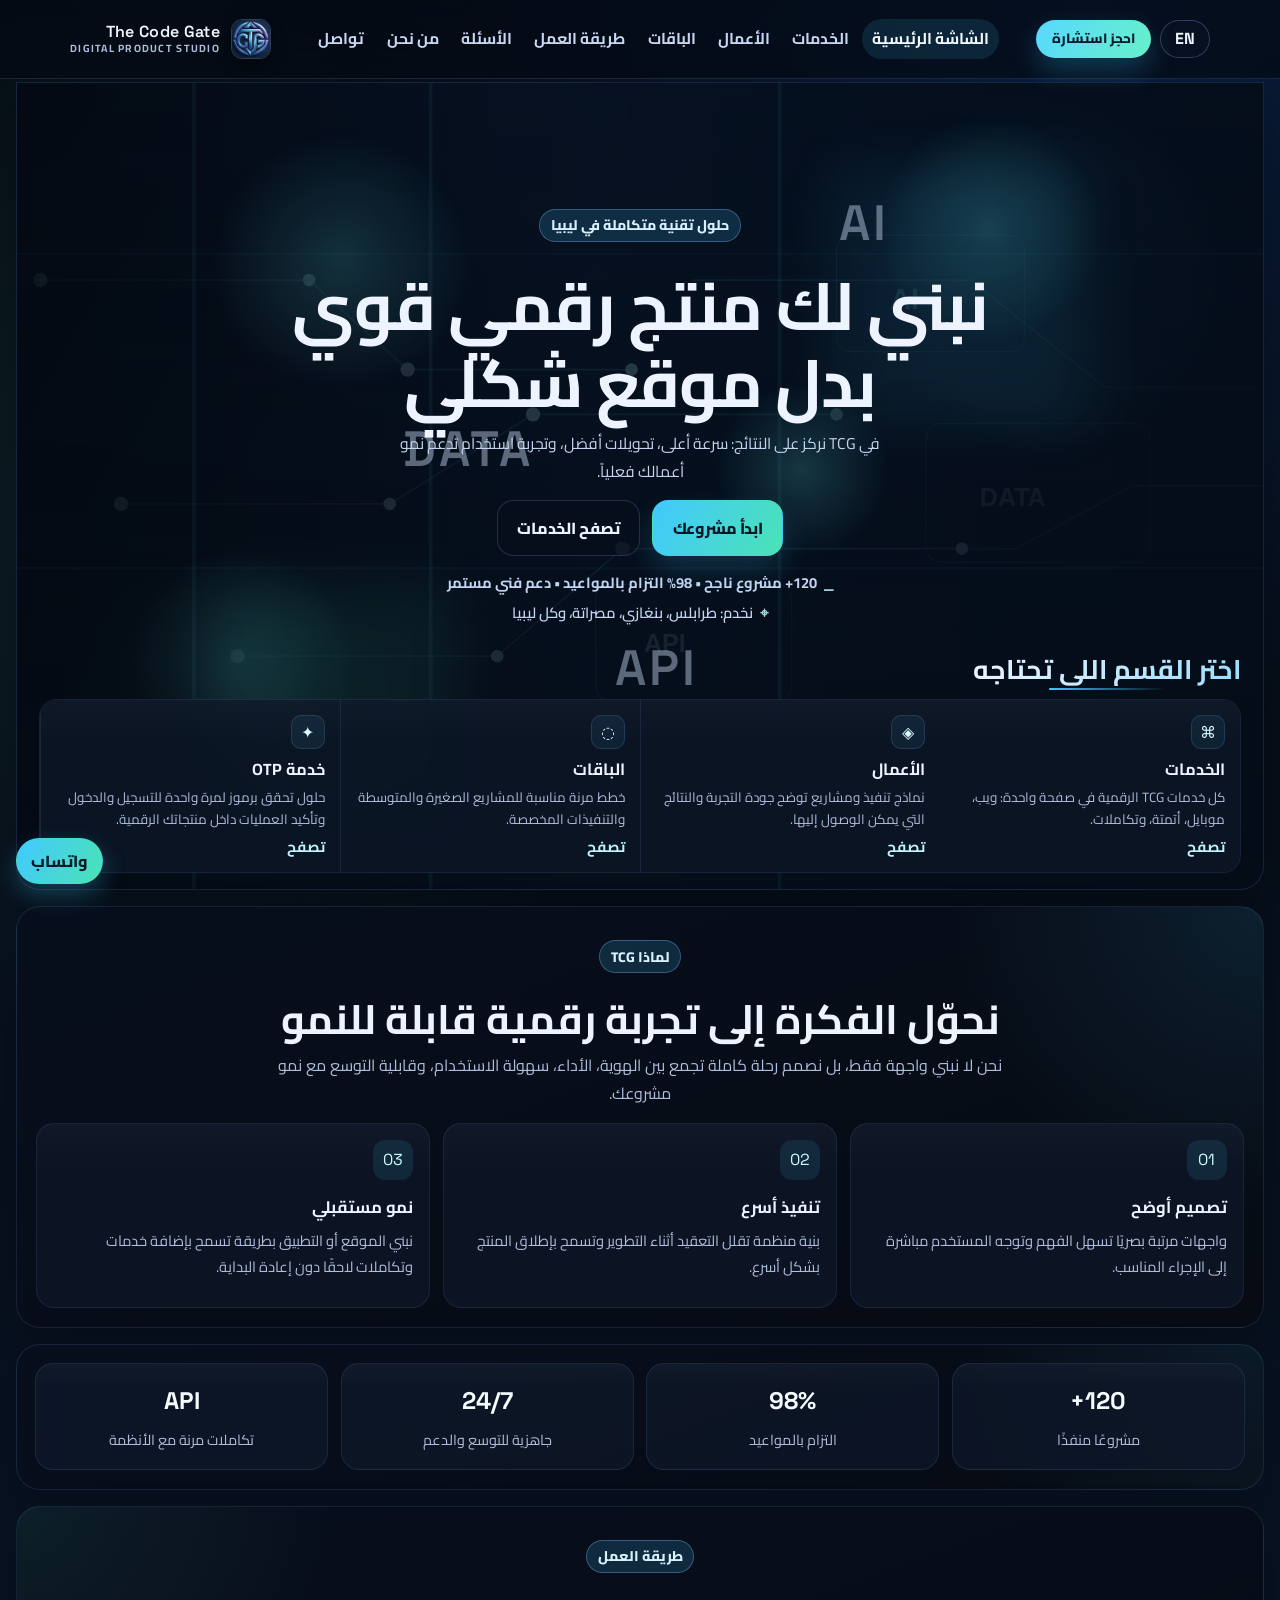
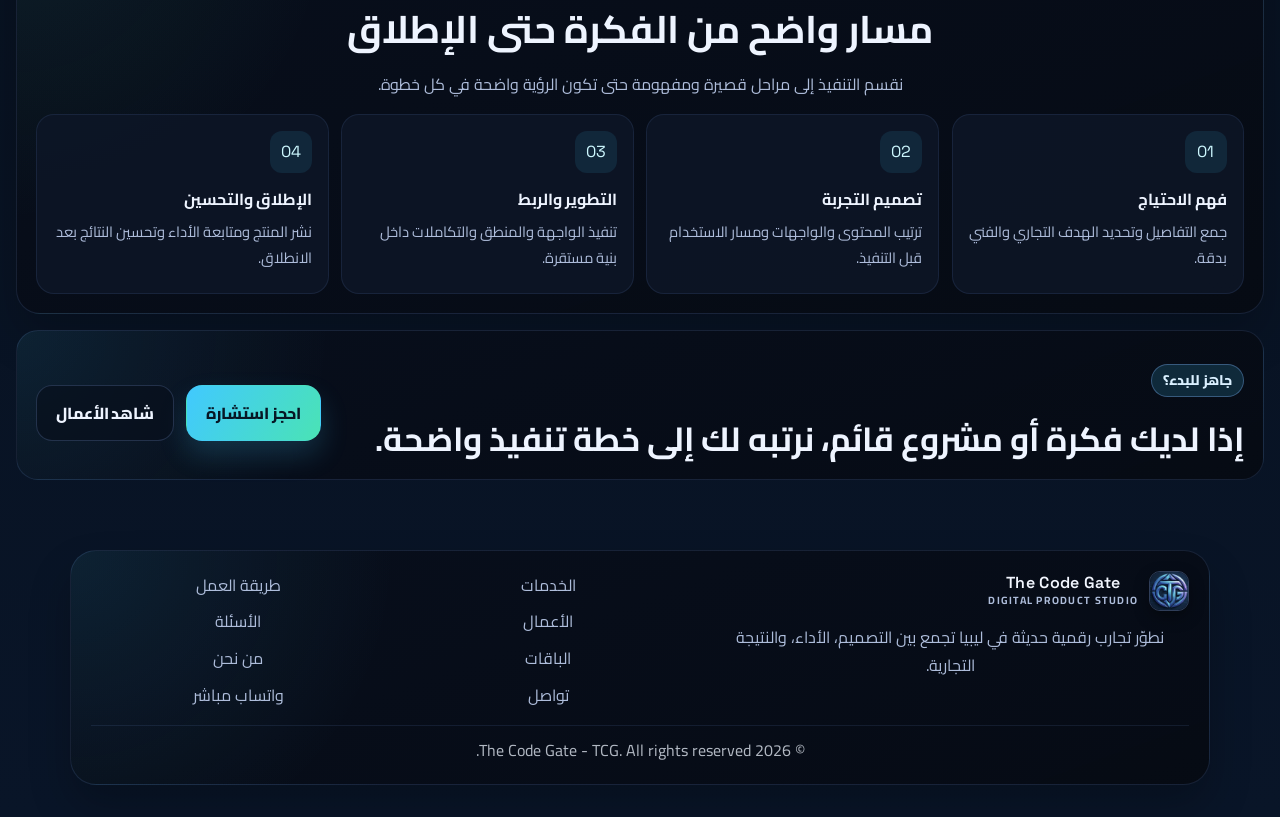
<file: index.html>
<!doctype html>
<html lang="ar" dir="rtl">
<head>
  <meta charset="UTF-8">
  <meta name="viewport" content="width=device-width, initial-scale=1.0">
  <title>TCG - تصميم مواقع وتطوير تطبيقات في ليبيا</title>
  <meta name="description" content="The Code Gate (TCG) - شركة خدمات تقنية في ليبيا متخصصة في تطوير المواقع، تطبيقات الموبايل، وبوتات واتساب.">
  <meta name="keywords" content="TCG, The Code Gate, شركة برمجة ليبيا, خدمات TCG, تطوير مواقع ليبيا, تطبيقات موبايل ليبيا, بوت واتساب ليبيا, OTP Libya, خدمة OTP, حلول تقنية ليبيا">
  <meta name="robots" content="index, follow">
  <meta name="author" content="The Code Gate (TCG)">
  <meta name="geo.region" content="LY">
  <meta name="geo.placename" content="Tripoli, Libya">
  <meta name="ga4-measurement-id" content="">
  <meta name="theme-color" content="#070d18">
  <meta property="og:type" content="website">
  <meta property="og:locale" content="ar_LY">
  <meta property="og:title" content="TCG - تصميم مواقع وتطوير تطبيقات في ليبيا">
  <meta property="og:description" content="شركة خدمات تقنية متخصصة في تطوير المواقع، تطبيقات الموبايل، وبوتات واتساب.">
  <meta property="og:url" content="https://tcg.com.ly/">
  <meta property="og:site_name" content="The Code Gate (TCG)">
  <meta property="og:image" content="https://tcg.com.ly/assets/logotcg.jpeg">
  <meta name="twitter:card" content="summary_large_image">
  <meta name="twitter:title" content="TCG - تصميم مواقع وتطوير تطبيقات في ليبيا">
  <meta name="twitter:description" content="شركة خدمات تقنية متخصصة في تطوير المواقع، تطبيقات الموبايل، وبوتات واتساب.">
  <meta name="twitter:image" content="https://tcg.com.ly/assets/logotcg.jpeg">
  <link rel="canonical" href="https://tcg.com.ly/">
  <link rel="icon" type="image/png" sizes="48x48" href="/favicon-48x48.png">
  <link rel="apple-touch-icon" sizes="180x180" href="/apple-touch-icon.png">
  <script type="application/ld+json">
    {
      "@context": "https://schema.org",
      "@graph": [
        {
          "@type": "Organization",
          "@id": "https://tcg.com.ly/#organization",
          "name": "The Code Gate",
          "alternateName": "TCG",
          "url": "https://tcg.com.ly/",
          "logo": "https://tcg.com.ly/assets/logotcg.jpeg",
          "email": "mailto:info@tcg.com.ly",
          "telephone": "+218946510065",
          "contactPoint": [
            {
              "@type": "ContactPoint",
              "contactType": "customer support",
              "email": "support@tcg.com.ly",
              "availableLanguage": ["ar", "en"]
            }
          ],
          "sameAs": ["https://wa.me/218946510065"]
        },
        {
          "@type": "WebSite",
          "@id": "https://tcg.com.ly/#website",
          "url": "https://tcg.com.ly/",
          "name": "The Code Gate (TCG)",
          "inLanguage": "ar"
        }
      ]
    }
  </script>
  <link rel="preconnect" href="https://fonts.googleapis.com">
  <link rel="preconnect" href="https://fonts.gstatic.com" crossorigin>
  <link href="https://fonts.googleapis.com/css2?family=Cairo:wght@400;600;700&family=Space+Grotesk:wght@600&display=swap" rel="stylesheet">
  <link rel="stylesheet" href="style.css">
</head>
<body class="home-match page-home">
  <div class="bg-grid" aria-hidden="true"></div>
  <div class="bg-noise" aria-hidden="true"></div>
  <div class="bg-shape bg-shape-1"></div>
  <div class="bg-shape bg-shape-2"></div>

  <header class="site-header">
    <nav class="container nav">
      <a href="index.html" class="logo">
        <img src="assets/logotcg.jpeg" alt="TCG Logo" class="logo-img" width="40" height="40" decoding="async" fetchpriority="high">
        <span class="logo-text-wrap">
          <span class="logo-title">The Code Gate</span>
          <span class="logo-subtitle">Digital Product Studio</span>
        </span>
      </a>
      <button id="menuBtn" class="menu-btn" aria-label="فتح القائمة" aria-expanded="false" aria-controls="menu">☰</button>
      <ul id="menu" class="menu">
        <li><a href="index.html" data-i18n="nav.home">الشاشة الرئيسية</a></li>
        <li><a href="services.html" data-i18n="nav.services">الخدمات</a></li>
        <li><a href="portfolio.html" data-i18n="nav.portfolio">الأعمال</a></li>
        <li><a href="pricing.html" data-i18n="nav.pricing">الباقات</a></li>
        <li><a href="work.html" data-i18n="nav.work">طريقة العمل</a></li>
        <li><a href="faq.html" data-i18n="nav.faq">الأسئلة</a></li>
        <li><a href="about.html" data-i18n="nav.about">من نحن</a></li>
        <li><a href="contact.html" data-i18n="nav.contact">تواصل</a></li>
      </ul>
      <div class="nav-actions">
        <a id="langToggle" class="lang-toggle" href="?lang=en" role="button" aria-label="Switch language">EN</a>
        <a class="nav-cta" href="contact.html" data-i18n="nav.cta">احجز استشارة</a>
      </div>
    </nav>
  </header>
  <div id="menuOverlay" class="menu-overlay" aria-hidden="true"></div>

  <main class="home-canvas">
    <section class="hero hero-modern home-hero-scene container">
      <div class="hero-glow hero-glow-a" aria-hidden="true"></div>
      <div class="hero-glow hero-glow-b" aria-hidden="true"></div>
      <div class="hero-float hero-float-ai">AI</div>
      <div class="hero-float hero-float-data">DATA</div>
      <div class="hero-float hero-float-api">API</div>

      <div class="hero-scene-copy reveal">
        <p class="badge">حلول تقنية متكاملة في ليبيا</p>
        <h1>نبني لك منتج رقمي قوي بدل موقع شكلي</h1>
        <p class="hero-copy">في TCG نركز على النتائج: سرعة أعلى، تحويلات أفضل، وتجربة استخدام تدعم نمو أعمالك فعلياً.</p>
        <div class="hero-actions">
          <a class="btn btn-primary" href="contact.html">ابدأ مشروعك</a>
          <a class="btn btn-secondary" href="services.html">تصفح الخدمات</a>
        </div>
        <div class="hero-scene-meta">
          <p class="hero-trust"><span>⎯</span> 120+ مشروع ناجح • 98% التزام بالمواعيد • دعم فني مستمر</p>
          <p class="hero-locations"><span>⌖</span> نخدم: طرابلس، بنغازي، مصراتة، وكل ليبيا</p>
        </div>
      </div>

      <div class="home-service-deck reveal">
        <h2 class="section-title">اختر القسم اللي تحتاجه</h2>
        <div class="home-service-grid">
          <a class="home-service-card" href="services.html">
            <span class="home-service-icon">⌘</span>
            <strong>الخدمات</strong>
            <p>كل خدمات TCG الرقمية في صفحة واحدة: ويب، موبايل، أتمتة، وتكاملات.</p>
            <span class="home-service-link">تصفح</span>
          </a>
          <a class="home-service-card" href="portfolio.html">
            <span class="home-service-icon">◈</span>
            <strong>الأعمال</strong>
            <p>نماذج تنفيذ ومشاريع توضح جودة التجربة والنتائج التي يمكن الوصول إليها.</p>
            <span class="home-service-link">تصفح</span>
          </a>
          <a class="home-service-card" href="pricing.html">
            <span class="home-service-icon">◌</span>
            <strong>الباقات</strong>
            <p>خطط مرنة مناسبة للمشاريع الصغيرة والمتوسطة والتنفيذات المخصصة.</p>
            <span class="home-service-link">تصفح</span>
          </a>
          <a class="home-service-card" href="otp-service.html">
            <span class="home-service-icon">✦</span>
            <strong>خدمة OTP</strong>
            <p>حلول تحقق برموز لمرة واحدة للتسجيل والدخول وتأكيد العمليات داخل منتجاتك الرقمية.</p>
            <span class="home-service-link">تصفح</span>
          </a>
        </div>
      </div>
    </section>

    <section class="home-insight-section container reveal">
      <div class="home-insight-shell">
        <div class="home-insight-copy">
          <p class="badge">لماذا TCG</p>
          <h2>نحوّل الفكرة إلى تجربة رقمية قابلة للنمو</h2>
          <p>نحن لا نبني واجهة فقط، بل نصمم رحلة كاملة تجمع بين الهوية، الأداء، سهولة الاستخدام، وقابلية التوسع مع نمو مشروعك.</p>
        </div>
        <div class="home-insight-grid">
          <article class="home-insight-card">
            <span class="home-insight-number">01</span>
            <strong>تصميم أوضح</strong>
            <p>واجهات مرتبة بصريًا تسهل الفهم وتوجه المستخدم مباشرة إلى الإجراء المناسب.</p>
          </article>
          <article class="home-insight-card">
            <span class="home-insight-number">02</span>
            <strong>تنفيذ أسرع</strong>
            <p>بنية منظمة تقلل التعقيد أثناء التطوير وتسمح بإطلاق المنتج بشكل أسرع.</p>
          </article>
          <article class="home-insight-card">
            <span class="home-insight-number">03</span>
            <strong>نمو مستقبلي</strong>
            <p>نبني الموقع أو التطبيق بطريقة تسمح بإضافة خدمات وتكاملات لاحقًا دون إعادة البداية.</p>
          </article>
        </div>
      </div>
    </section>

    <section class="home-metrics-section container reveal">
      <div class="home-metrics-grid">
        <article class="home-metric-card">
          <strong>120+</strong>
          <span>مشروعًا منفذًا</span>
        </article>
        <article class="home-metric-card">
          <strong>98%</strong>
          <span>التزام بالمواعيد</span>
        </article>
        <article class="home-metric-card">
          <strong>24/7</strong>
          <span>جاهزية للتوسع والدعم</span>
        </article>
        <article class="home-metric-card">
          <strong>API</strong>
          <span>تكاملات مرنة مع الأنظمة</span>
        </article>
      </div>
    </section>

    <section class="home-process-section container reveal">
      <div class="home-process-copy">
        <p class="badge">طريقة العمل</p>
        <h2>مسار واضح من الفكرة حتى الإطلاق</h2>
        <p>نقسم التنفيذ إلى مراحل قصيرة ومفهومة حتى تكون الرؤية واضحة في كل خطوة.</p>
      </div>
      <div class="home-process-grid">
        <article class="home-process-card">
          <span class="home-process-step">01</span>
          <strong>فهم الاحتياج</strong>
          <p>جمع التفاصيل وتحديد الهدف التجاري والفني بدقة.</p>
        </article>
        <article class="home-process-card">
          <span class="home-process-step">02</span>
          <strong>تصميم التجربة</strong>
          <p>ترتيب المحتوى والواجهات ومسار الاستخدام قبل التنفيذ.</p>
        </article>
        <article class="home-process-card">
          <span class="home-process-step">03</span>
          <strong>التطوير والربط</strong>
          <p>تنفيذ الواجهة والمنطق والتكاملات داخل بنية مستقرة.</p>
        </article>
        <article class="home-process-card">
          <span class="home-process-step">04</span>
          <strong>الإطلاق والتحسين</strong>
          <p>نشر المنتج ومتابعة الأداء وتحسين النتائج بعد الانطلاق.</p>
        </article>
      </div>
    </section>

    <section class="home-cta-section container reveal">
      <div class="home-cta-shell">
        <div>
          <p class="badge">جاهز للبدء؟</p>
          <h2>إذا لديك فكرة أو مشروع قائم، نرتبه لك إلى خطة تنفيذ واضحة.</h2>
        </div>
        <div class="hero-actions">
          <a class="btn btn-primary" href="contact.html">احجز استشارة</a>
          <a class="btn btn-secondary" href="portfolio.html">شاهد الأعمال</a>
        </div>
      </div>
    </section>
  </main>

  <footer class="site-footer">
    <div class="container footer-shell">
      <div class="footer-brand">
        <a href="index.html" class="logo footer-logo">
          <img src="assets/logotcg.jpeg" alt="TCG Logo" class="logo-img" width="40" height="40" decoding="async">
          <span class="logo-text-wrap">
            <span class="logo-title">The Code Gate</span>
            <span class="logo-subtitle">Digital Product Studio</span>
          </span>
        </a>
        <p>نطوّر تجارب رقمية حديثة في ليبيا تجمع بين التصميم، الأداء، والنتيجة التجارية.</p>
      </div>
      <div class="footer-links">
        <a href="services.html">الخدمات</a>
        <a href="portfolio.html">الأعمال</a>
        <a href="pricing.html">الباقات</a>
        <a href="contact.html">تواصل</a>
      </div>
      <div class="footer-links">
        <a href="work.html">طريقة العمل</a>
        <a href="faq.html">الأسئلة</a>
        <a href="about.html">من نحن</a>
        <a href="https://wa.me/218946510065" target="_blank" rel="noopener noreferrer">واتساب مباشر</a>
      </div>
      <p class="footer-meta">© 2026 The Code Gate - TCG. All rights reserved.</p>
    </div>
  </footer>

  <a class="floating-wa" href="https://wa.me/218946510065" target="_blank" rel="noopener noreferrer" aria-label="تواصل واتساب">واتساب</a>
  <button id="scrollTopBtn" class="scroll-top" type="button" aria-label="العودة للأعلى">↑</button>

  <script src="script.js?v=20260311-2" defer></script>
</body>
</html>
</file>
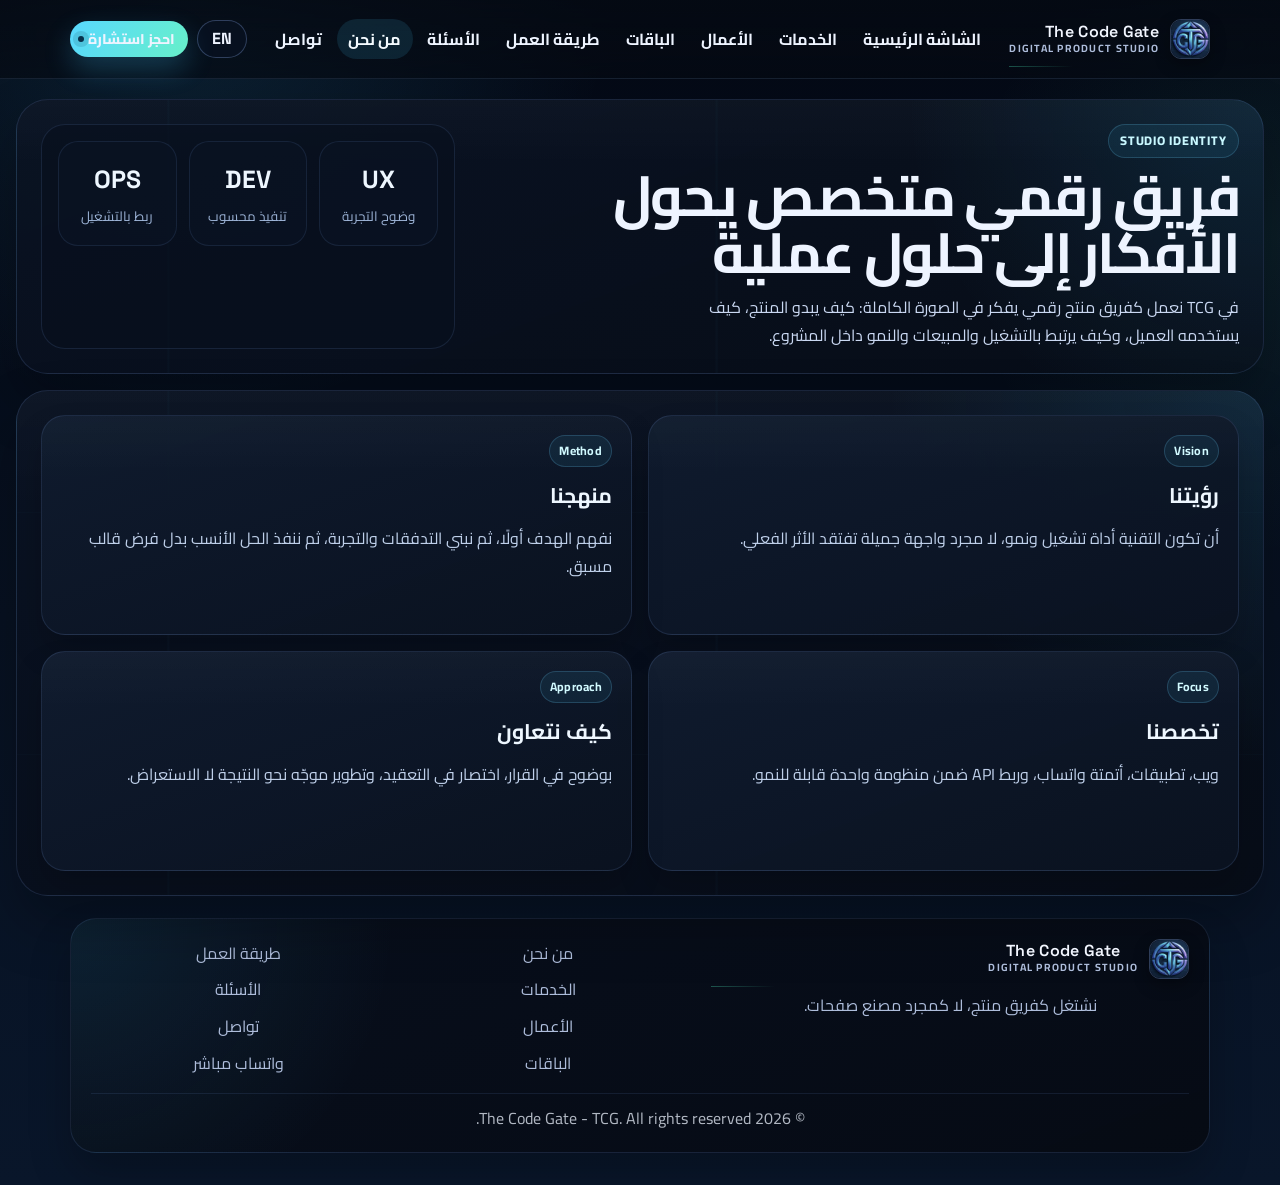
<file: about.html>
<!doctype html>
<html lang="ar" dir="rtl">
<head>
  <meta charset="UTF-8">
  <meta name="viewport" content="width=device-width, initial-scale=1.0">
  <title>من نحن | TCG</title>
  <meta name="description" content="تعرف على فريق The Code Gate ورؤيته في بناء منتجات رقمية عملية تجمع بين التصميم، التطوير، والتشغيل الذكي.">
  <meta name="keywords" content="TCG, The Code Gate, من نحن TCG, شركة برمجة ليبيا, فريق TCG, حلول رقمية ليبيا, تطوير مواقع وتطبيقات ليبيا">
  <meta name="ga4-measurement-id" content="">
  <link rel="canonical" href="https://tcg.com.ly/about.html">
  <link rel="icon" type="image/png" sizes="48x48" href="/favicon-48x48.png">
  <link rel="apple-touch-icon" sizes="180x180" href="/apple-touch-icon.png">
  <link rel="preconnect" href="https://fonts.googleapis.com">
  <link rel="preconnect" href="https://fonts.gstatic.com" crossorigin>
  <link href="https://fonts.googleapis.com/css2?family=Cairo:wght@400;600;700&family=Space+Grotesk:wght@600&display=swap" rel="stylesheet">
  <link rel="stylesheet" href="style.css">
  <link rel="stylesheet" href="inner-pages.css">
</head>
<body class="inner-future page-about">
  <header class="site-header">
    <nav class="container nav">
      <a href="index.html" class="logo">
        <img src="assets/logotcg.jpeg" alt="TCG Logo" class="logo-img" width="40" height="40">
        <span class="logo-text-wrap">
          <span class="logo-title">The Code Gate</span>
          <span class="logo-subtitle">Digital Product Studio</span>
        </span>
      </a>
      <button id="menuBtn" class="menu-btn" aria-label="فتح القائمة" aria-expanded="false" aria-controls="menu">☰</button>
      <ul id="menu" class="menu">
        <li><a href="index.html" data-i18n="nav.home">الشاشة الرئيسية</a></li>
        <li><a href="services.html" data-i18n="nav.services">الخدمات</a></li>
        <li><a href="portfolio.html" data-i18n="nav.portfolio">الأعمال</a></li>
        <li><a href="pricing.html" data-i18n="nav.pricing">الباقات</a></li>
        <li><a href="work.html" data-i18n="nav.work">طريقة العمل</a></li>
        <li><a href="faq.html" data-i18n="nav.faq">الأسئلة</a></li>
        <li><a href="about.html" data-i18n="nav.about">من نحن</a></li>
        <li><a href="contact.html" data-i18n="nav.contact">تواصل</a></li>
      </ul>
      <div class="nav-actions">
        <a id="langToggle" class="lang-toggle" href="?lang=en" role="button" aria-label="Switch language">EN</a>
        <a class="nav-cta" href="contact.html" data-i18n="nav.cta">احجز استشارة</a>
      </div>
    </nav>
  </header>
  <div id="menuOverlay" class="menu-overlay" aria-hidden="true"></div>

  <main class="studio-page">
    <section class="studio-shell studio-hero reveal">
      <div class="studio-hero-copy">
        <span class="studio-eyebrow">Studio Identity</span>
        <h1>فريق رقمي متخصص يحول الأفكار إلى حلول عملية</h1>
        <p>في TCG نعمل كفريق منتج رقمي يفكر في الصورة الكاملة: كيف يبدو المنتج، كيف يستخدمه العميل، وكيف يرتبط بالتشغيل والمبيعات والنمو داخل المشروع.</p>
      </div>
      <div class="studio-metric-stack">
        <div class="studio-metric-card">
          <strong>UX</strong>
          <span>وضوح التجربة</span>
        </div>
        <div class="studio-metric-card">
          <strong>DEV</strong>
          <span>تنفيذ محسوب</span>
        </div>
        <div class="studio-metric-card">
          <strong>OPS</strong>
          <span>ربط بالتشغيل</span>
        </div>
      </div>
    </section>

    <section class="studio-shell reveal">
      <div class="studio-grid studio-grid-2">
        <article class="studio-card">
          <span class="studio-card-tag">Vision</span>
          <h3>رؤيتنا</h3>
          <p>أن تكون التقنية أداة تشغيل ونمو، لا مجرد واجهة جميلة تفتقد الأثر الفعلي.</p>
        </article>
        <article class="studio-card">
          <span class="studio-card-tag">Method</span>
          <h3>منهجنا</h3>
          <p>نفهم الهدف أولًا، ثم نبني التدفقات والتجربة، ثم ننفذ الحل الأنسب بدل فرض قالب مسبق.</p>
        </article>
        <article class="studio-card">
          <span class="studio-card-tag">Focus</span>
          <h3>تخصصنا</h3>
          <p>ويب، تطبيقات، أتمتة واتساب، وربط API ضمن منظومة واحدة قابلة للنمو.</p>
        </article>
        <article class="studio-card">
          <span class="studio-card-tag">Approach</span>
          <h3>كيف نتعاون</h3>
          <p>بوضوح في القرار، اختصار في التعقيد، وتطوير موجّه نحو النتيجة لا الاستعراض.</p>
        </article>
      </div>
    </section>
  </main>

  <footer class="site-footer">
    <div class="container footer-shell">
      <div class="footer-brand">
        <a href="index.html" class="logo footer-logo">
          <img src="assets/logotcg.jpeg" alt="TCG Logo" class="logo-img" width="40" height="40">
          <span class="logo-text-wrap">
            <span class="logo-title">The Code Gate</span>
            <span class="logo-subtitle">Digital Product Studio</span>
          </span>
        </a>
        <p>نشتغل كفريق منتج، لا كمجرد مصنع صفحات.</p>
      </div>
      <div class="footer-links">
        <a href="about.html">من نحن</a>
        <a href="services.html">الخدمات</a>
        <a href="portfolio.html">الأعمال</a>
        <a href="pricing.html">الباقات</a>
      </div>
      <div class="footer-links">
        <a href="work.html">طريقة العمل</a>
        <a href="faq.html">الأسئلة</a>
        <a href="contact.html">تواصل</a>
        <a href="https://wa.me/218946510065" target="_blank" rel="noopener noreferrer">واتساب مباشر</a>
      </div>
      <p class="footer-meta">© 2026 The Code Gate - TCG. All rights reserved.</p>
    </div>
  </footer>

  <script src="script.js?v=20260311-2" defer></script>
</body>
</html>
</file>
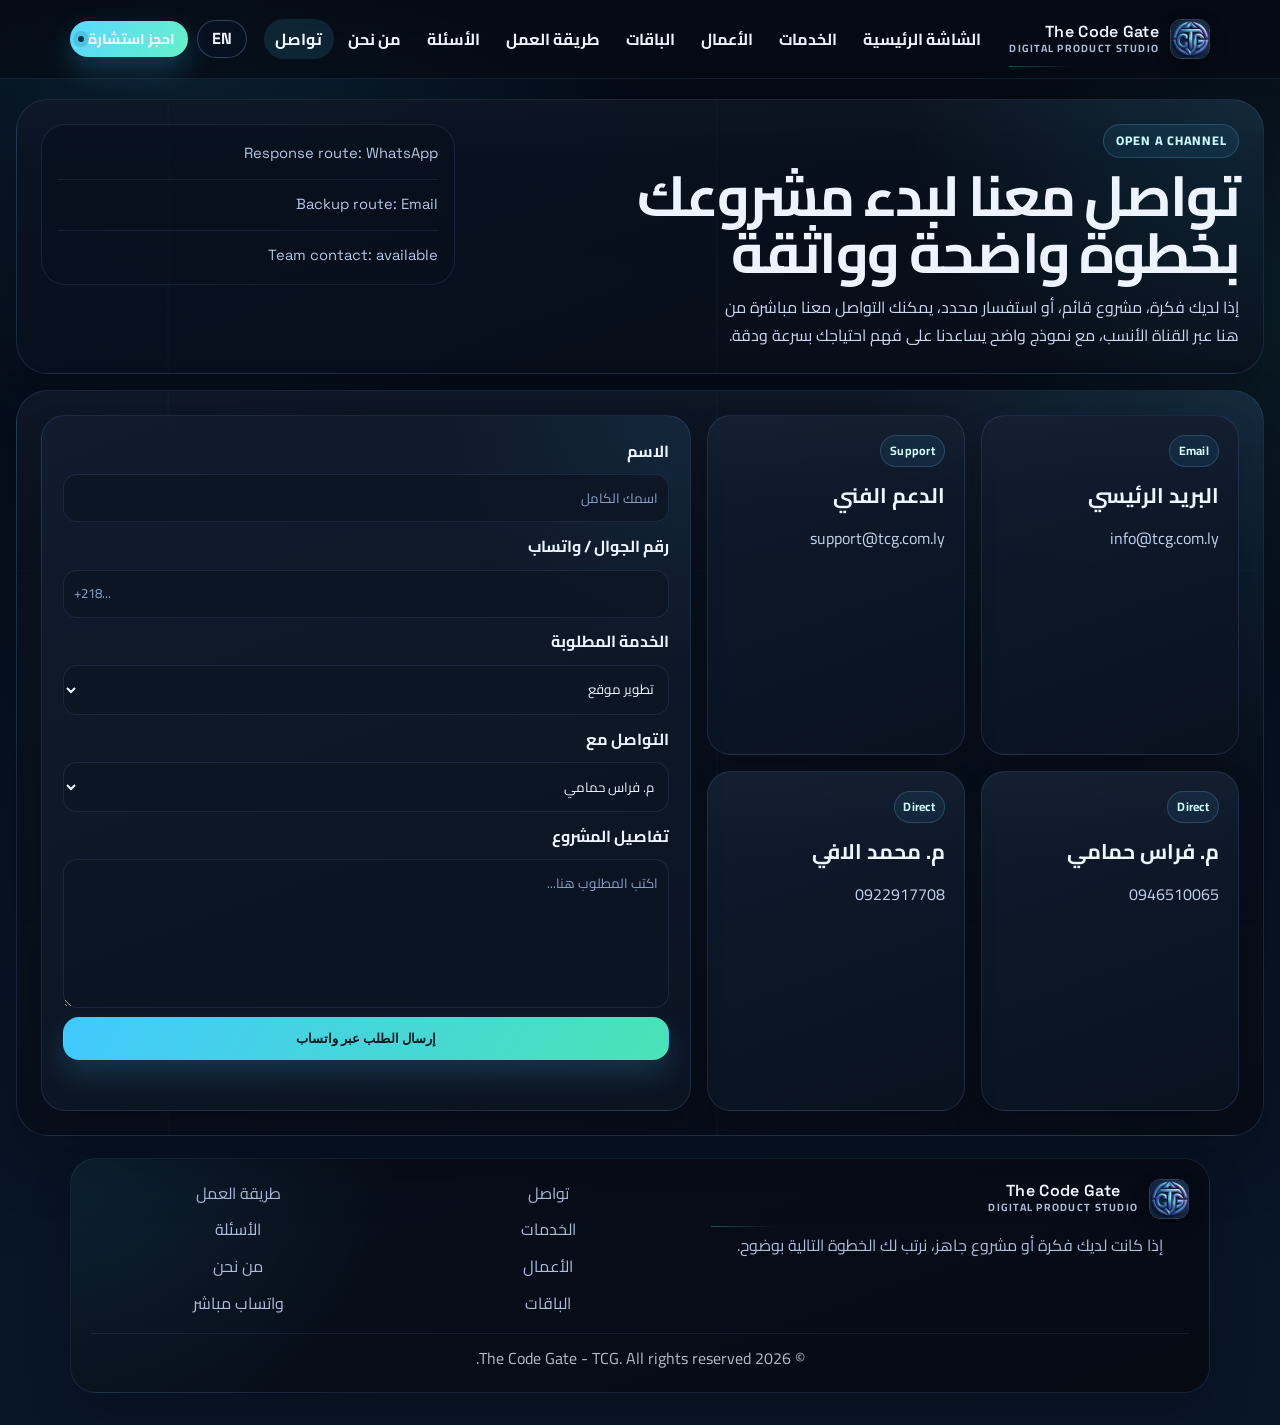
<file: contact.html>
<!doctype html>
<html lang="ar" dir="rtl">
<head>
  <meta charset="UTF-8">
  <meta name="viewport" content="width=device-width, initial-scale=1.0">
  <title>تواصل معنا | TCG</title>
  <meta name="description" content="تواصل مع TCG لبدء مشروع موقع، تطبيق، أتمتة واتساب، أو حل رقمي مخصص في ليبيا عبر واتساب أو البريد أو النموذج المباشر.">
  <meta name="keywords" content="TCG, The Code Gate, تواصل مع TCG, شركة برمجة ليبيا, تطوير مواقع ليبيا, تطبيقات موبايل ليبيا, بوت واتساب ليبيا, OTP Libya, خدمة OTP">
  <meta name="ga4-measurement-id" content="">
  <link rel="canonical" href="https://tcg.com.ly/contact.html">
  <link rel="icon" type="image/png" sizes="48x48" href="/favicon-48x48.png">
  <link rel="apple-touch-icon" sizes="180x180" href="/apple-touch-icon.png">
  <link rel="preconnect" href="https://fonts.googleapis.com">
  <link rel="preconnect" href="https://fonts.gstatic.com" crossorigin>
  <link href="https://fonts.googleapis.com/css2?family=Cairo:wght@400;600;700&family=Space+Grotesk:wght@600&display=swap" rel="stylesheet">
  <link rel="stylesheet" href="style.css">
  <link rel="stylesheet" href="inner-pages.css">
</head>
<body class="inner-future page-contact">
  <header class="site-header">
    <nav class="container nav">
      <a href="index.html" class="logo">
        <img src="assets/logotcg.jpeg" alt="TCG Logo" class="logo-img" width="40" height="40">
        <span class="logo-text-wrap">
          <span class="logo-title">The Code Gate</span>
          <span class="logo-subtitle">Digital Product Studio</span>
        </span>
      </a>
      <button id="menuBtn" class="menu-btn" aria-label="فتح القائمة" aria-expanded="false" aria-controls="menu">☰</button>
      <ul id="menu" class="menu">
        <li><a href="index.html" data-i18n="nav.home">الشاشة الرئيسية</a></li>
        <li><a href="services.html" data-i18n="nav.services">الخدمات</a></li>
        <li><a href="portfolio.html" data-i18n="nav.portfolio">الأعمال</a></li>
        <li><a href="pricing.html" data-i18n="nav.pricing">الباقات</a></li>
        <li><a href="work.html" data-i18n="nav.work">طريقة العمل</a></li>
        <li><a href="faq.html" data-i18n="nav.faq">الأسئلة</a></li>
        <li><a href="about.html" data-i18n="nav.about">من نحن</a></li>
        <li><a href="contact.html" data-i18n="nav.contact">تواصل</a></li>
      </ul>
      <div class="nav-actions">
        <a id="langToggle" class="lang-toggle" href="?lang=en" role="button" aria-label="Switch language">EN</a>
        <a class="nav-cta" href="contact.html" data-i18n="nav.cta">احجز استشارة</a>
      </div>
    </nav>
  </header>
  <div id="menuOverlay" class="menu-overlay" aria-hidden="true"></div>

  <main class="studio-page">
    <section class="studio-shell studio-hero reveal">
      <div class="studio-hero-copy">
        <span class="studio-eyebrow">Open A Channel</span>
        <h1>تواصل معنا لبدء مشروعك بخطوة واضحة وواثقة</h1>
        <p>إذا لديك فكرة، مشروع قائم، أو استفسار محدد، يمكنك التواصل معنا مباشرة من هنا عبر القناة الأنسب، مع نموذج واضح يساعدنا على فهم احتياجك بسرعة ودقة.</p>
      </div>
      <div class="studio-console">
        <div class="studio-console-lines">
          <span>Response route: WhatsApp</span>
          <span>Backup route: Email</span>
          <span>Team contact: available</span>
        </div>
      </div>
    </section>

    <section class="studio-shell reveal">
      <div class="studio-contact-layout">
        <div class="studio-contact-cards">
          <article class="studio-card">
            <span class="studio-card-tag">Email</span>
            <h3>البريد الرئيسي</h3>
            <a href="mailto:info@tcg.com.ly">info@tcg.com.ly</a>
          </article>
          <article class="studio-card">
            <span class="studio-card-tag">Support</span>
            <h3>الدعم الفني</h3>
            <a href="mailto:support@tcg.com.ly">support@tcg.com.ly</a>
          </article>
          <article class="studio-card">
            <span class="studio-card-tag">Direct</span>
            <h3>م. فراس حمامي</h3>
            <a href="tel:0946510065">0946510065</a>
          </article>
          <article class="studio-card">
            <span class="studio-card-tag">Direct</span>
            <h3>م. محمد الافي</h3>
            <a href="tel:0922917708">0922917708</a>
          </article>
        </div>

        <form class="contact-form studio-form future-card">
          <label for="name">الاسم</label>
          <input id="name" name="name" type="text" placeholder="اسمك الكامل" autocomplete="name" required>

          <label for="phone">رقم الجوال / واتساب</label>
          <input id="phone" name="phone" type="tel" placeholder="+218..." autocomplete="tel" required>

          <label for="service">الخدمة المطلوبة</label>
          <select id="service" name="service">
            <option value="تطوير موقع">تطوير موقع</option>
            <option value="تطبيق موبايل">تطبيق موبايل</option>
            <option value="بوت واتساب">بوت واتساب</option>
            <option value="حل تقني متكامل">حل تقني متكامل</option>
          </select>

          <label for="contactPerson">التواصل مع</label>
          <select id="contactPerson" name="contact_person">
            <option value="firas">م. فراس حمامي</option>
            <option value="mohammed">م. محمد الافي</option>
          </select>

          <label for="details">تفاصيل المشروع</label>
          <textarea id="details" name="details" rows="5" placeholder="اكتب المطلوب هنا..." required></textarea>

          <button id="sendBtn" type="submit" class="btn btn-primary">إرسال الطلب عبر واتساب</button>
          <p id="formStatus" class="form-status" aria-live="polite"></p>
        </form>
      </div>
    </section>
  </main>

  <footer class="site-footer">
    <div class="container footer-shell">
      <div class="footer-brand">
        <a href="index.html" class="logo footer-logo">
          <img src="assets/logotcg.jpeg" alt="TCG Logo" class="logo-img" width="40" height="40">
          <span class="logo-text-wrap">
            <span class="logo-title">The Code Gate</span>
            <span class="logo-subtitle">Digital Product Studio</span>
          </span>
        </a>
        <p>إذا كانت لديك فكرة أو مشروع جاهز، نرتب لك الخطوة التالية بوضوح.</p>
      </div>
      <div class="footer-links">
        <a href="contact.html">تواصل</a>
        <a href="services.html">الخدمات</a>
        <a href="portfolio.html">الأعمال</a>
        <a href="pricing.html">الباقات</a>
      </div>
      <div class="footer-links">
        <a href="work.html">طريقة العمل</a>
        <a href="faq.html">الأسئلة</a>
        <a href="about.html">من نحن</a>
        <a href="https://wa.me/218946510065" target="_blank" rel="noopener noreferrer">واتساب مباشر</a>
      </div>
      <p class="footer-meta">© 2026 The Code Gate - TCG. All rights reserved.</p>
    </div>
  </footer>

  <script src="script.js?v=20260311-2" defer></script>
</body>
</html>
</file>
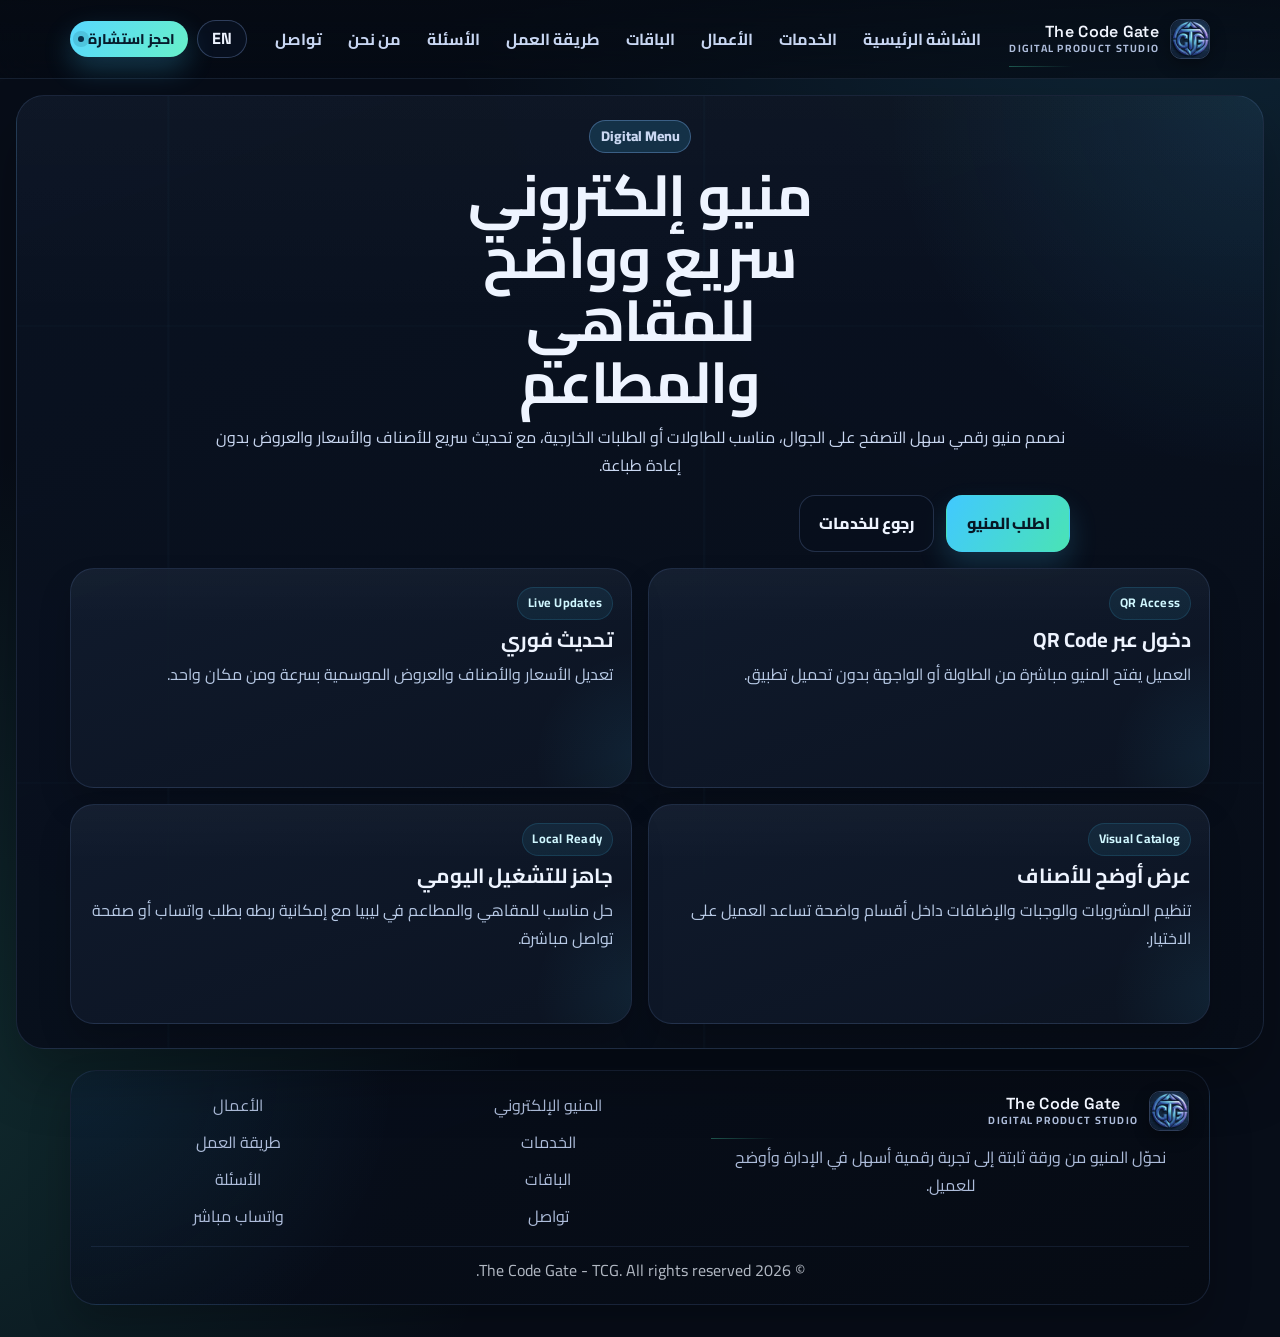
<file: digital-menu.html>
<!doctype html><html lang="ar" dir="rtl"><head><meta charset="UTF-8"><meta name="viewport" content="width=device-width, initial-scale=1.0"><title>منيو إلكتروني للمقاهي والمطاعم | TCG</title><meta name="description" content="خدمة منيو إلكتروني للمقاهي والمطاعم في ليبيا من TCG مع QR Code وتحديث سريع للأصناف والعروض وتجربة واضحة على الجوال."><meta name="keywords" content="TCG, The Code Gate, منيو إلكتروني ليبيا, منيو مطاعم ليبيا, منيو مقاهي ليبيا, QR Menu Libya, Digital Menu Libya, خدمات TCG"><meta name="ga4-measurement-id" content=""><link rel="canonical" href="https://tcg.com.ly/digital-menu.html"><link rel="icon" type="image/png" sizes="48x48" href="/favicon-48x48.png"><link rel="apple-touch-icon" sizes="180x180" href="/apple-touch-icon.png"><link rel="preconnect" href="https://fonts.googleapis.com"><link rel="preconnect" href="https://fonts.gstatic.com" crossorigin><link href="https://fonts.googleapis.com/css2?family=Cairo:wght@400;600;700&family=Space+Grotesk:wght@600&display=swap" rel="stylesheet"><link rel="stylesheet" href="style.css"></head><body class="section-match page-menu"><header class="site-header"><nav class="container nav"><a href="index.html" class="logo"><img src="assets/logotcg.jpeg" alt="TCG Logo" class="logo-img" width="40" height="40"><span class="logo-text-wrap"><span class="logo-title">The Code Gate</span><span class="logo-subtitle">Digital Product Studio</span></span></a><button id="menuBtn" class="menu-btn" aria-label="فتح القائمة" aria-expanded="false" aria-controls="menu">☰</button><ul id="menu" class="menu"><li><a href="index.html" data-i18n="nav.home">الشاشة الرئيسية</a></li><li><a href="services.html" data-i18n="nav.services">الخدمات</a></li><li><a href="portfolio.html" data-i18n="nav.portfolio">الأعمال</a></li><li><a href="pricing.html" data-i18n="nav.pricing">الباقات</a></li><li><a href="work.html" data-i18n="nav.work">طريقة العمل</a></li><li><a href="faq.html" data-i18n="nav.faq">الأسئلة</a></li><li><a href="about.html" data-i18n="nav.about">من نحن</a></li><li><a href="contact.html" data-i18n="nav.contact">تواصل</a></li></ul><div class="nav-actions"><a id="langToggle" class="lang-toggle" href="?lang=en" role="button" aria-label="Switch language">EN</a><a class="nav-cta" href="contact.html" data-i18n="nav.cta">احجز استشارة</a></div></nav></header><div id="menuOverlay" class="menu-overlay" aria-hidden="true"></div><main><section class="section-stage container"><div class="section-stage-top reveal"><p class="badge">Digital Menu</p><h1>منيو إلكتروني سريع وواضح للمقاهي والمطاعم</h1><p>نصمم منيو رقمي سهل التصفح على الجوال، مناسب للطاولات أو الطلبات الخارجية، مع تحديث سريع للأصناف والأسعار والعروض بدون إعادة طباعة.</p><div class="hero-actions"><a class="btn btn-primary" href="contact.html">اطلب المنيو</a><a class="btn btn-secondary" href="services.html">رجوع للخدمات</a></div></div><div class="section-stage-grid reveal mobile-grid"><article class="future-card mobile-card"><span class="tile-kicker">QR Access</span><strong>دخول عبر QR Code</strong><p>العميل يفتح المنيو مباشرة من الطاولة أو الواجهة بدون تحميل تطبيق.</p></article><article class="future-card mobile-card"><span class="tile-kicker">Live Updates</span><strong>تحديث فوري</strong><p>تعديل الأسعار والأصناف والعروض الموسمية بسرعة ومن مكان واحد.</p></article><article class="future-card mobile-card"><span class="tile-kicker">Visual Catalog</span><strong>عرض أوضح للأصناف</strong><p>تنظيم المشروبات والوجبات والإضافات داخل أقسام واضحة تساعد العميل على الاختيار.</p></article><article class="future-card mobile-card"><span class="tile-kicker">Local Ready</span><strong>جاهز للتشغيل اليومي</strong><p>حل مناسب للمقاهي والمطاعم في ليبيا مع إمكانية ربطه بطلب واتساب أو صفحة تواصل مباشرة.</p></article></div></section></main><footer class="site-footer"><div class="container footer-shell"><div class="footer-brand"><a href="index.html" class="logo footer-logo"><img src="assets/logotcg.jpeg" alt="TCG Logo" class="logo-img" width="40" height="40"><span class="logo-text-wrap"><span class="logo-title">The Code Gate</span><span class="logo-subtitle">Digital Product Studio</span></span></a><p>نحوّل المنيو من ورقة ثابتة إلى تجربة رقمية أسهل في الإدارة وأوضح للعميل.</p></div><div class="footer-links"><a href="digital-menu.html">المنيو الإلكتروني</a><a href="services.html">الخدمات</a><a href="pricing.html">الباقات</a><a href="contact.html">تواصل</a></div><div class="footer-links"><a href="portfolio.html">الأعمال</a><a href="work.html">طريقة العمل</a><a href="faq.html">الأسئلة</a><a href="https://wa.me/218946510065" target="_blank" rel="noopener noreferrer">واتساب مباشر</a></div><p class="footer-meta">© 2026 The Code Gate - TCG. All rights reserved.</p></div></footer><script src="script.js?v=20260311-2" defer></script></body></html>
</file>
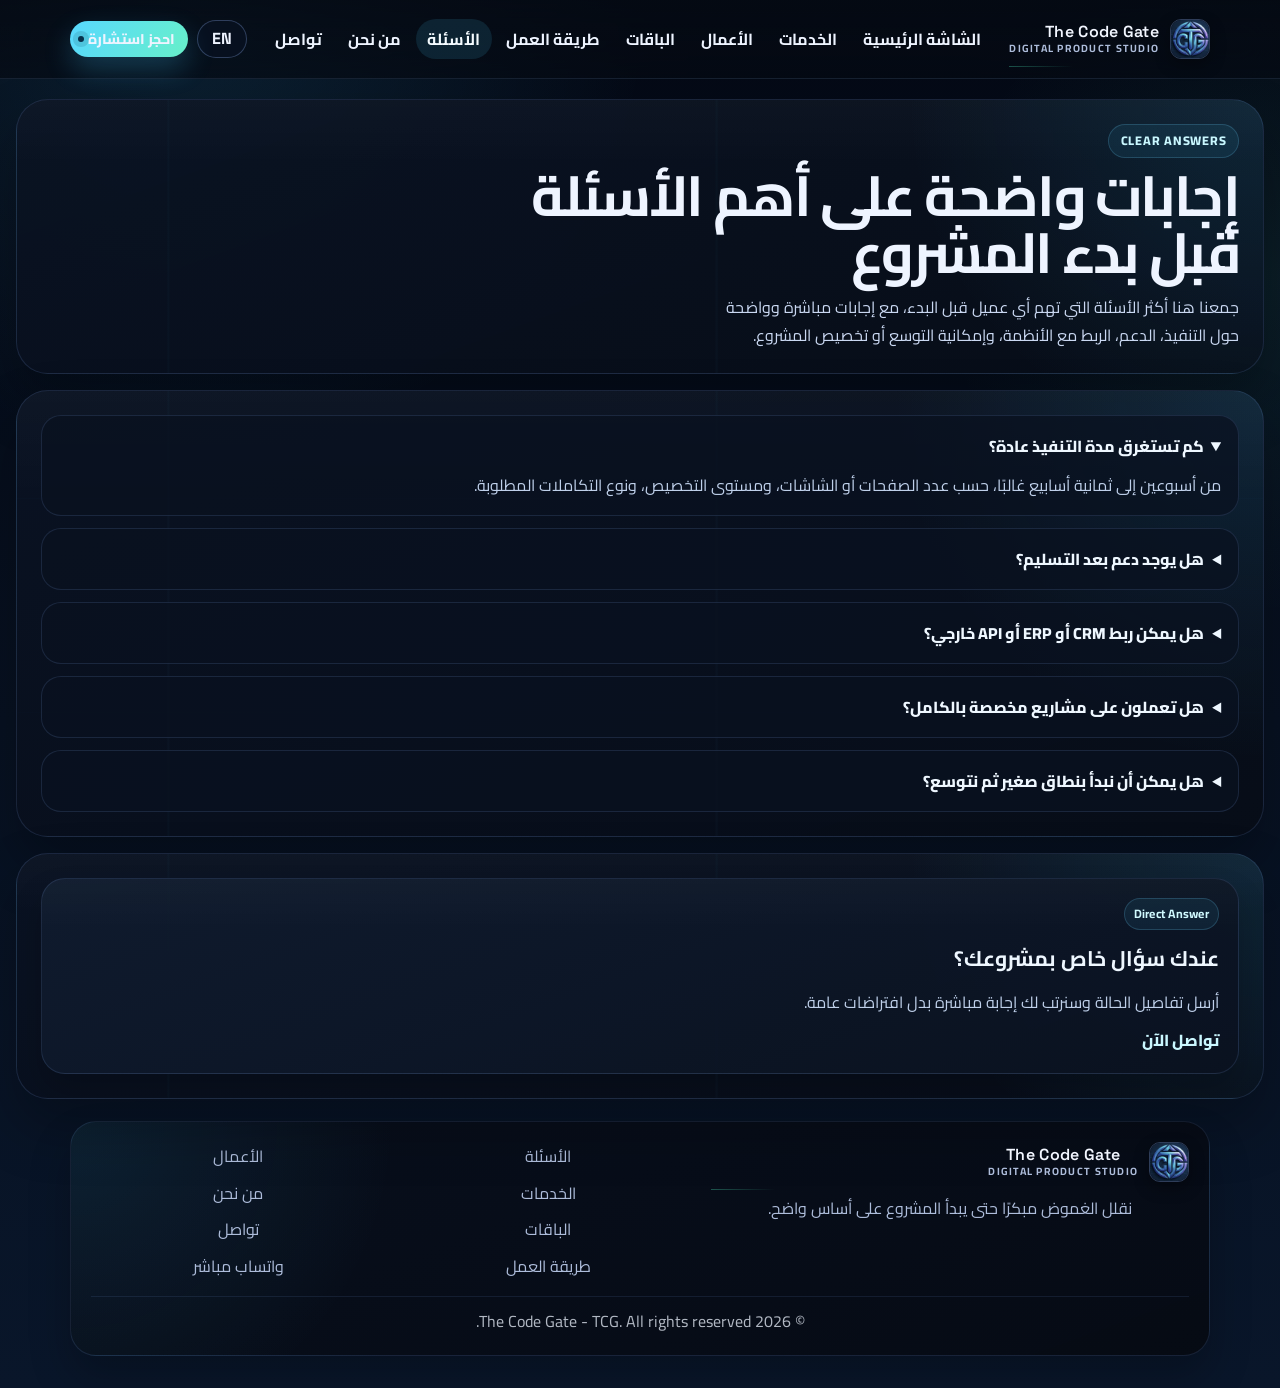
<file: faq.html>
<!doctype html>
<html lang="ar" dir="rtl">
<head>
  <meta charset="UTF-8">
  <meta name="viewport" content="width=device-width, initial-scale=1.0">
  <title>الأسئلة الشائعة | TCG</title>
  <meta name="description" content="اقرأ أهم الأسئلة الشائعة حول خدمات TCG، مدة التنفيذ، الدعم، التكاملات، والمشاريع المخصصة قبل بدء التعاون.">
  <meta name="keywords" content="TCG, The Code Gate, أسئلة TCG, FAQ TCG, خدمات تقنية ليبيا, تطوير مواقع ليبيا, تطبيقات موبايل ليبيا, أتمتة واتساب ليبيا">
  <meta name="ga4-measurement-id" content="">
  <link rel="canonical" href="https://tcg.com.ly/faq.html">
  <link rel="icon" type="image/png" sizes="48x48" href="/favicon-48x48.png">
  <link rel="apple-touch-icon" sizes="180x180" href="/apple-touch-icon.png">
  <link rel="preconnect" href="https://fonts.googleapis.com">
  <link rel="preconnect" href="https://fonts.gstatic.com" crossorigin>
  <link href="https://fonts.googleapis.com/css2?family=Cairo:wght@400;600;700&family=Space+Grotesk:wght@600&display=swap" rel="stylesheet">
  <link rel="stylesheet" href="style.css">
  <link rel="stylesheet" href="inner-pages.css">
</head>
<body class="inner-future page-faq">
  <header class="site-header">
    <nav class="container nav">
      <a href="index.html" class="logo">
        <img src="assets/logotcg.jpeg" alt="TCG Logo" class="logo-img" width="40" height="40">
        <span class="logo-text-wrap">
          <span class="logo-title">The Code Gate</span>
          <span class="logo-subtitle">Digital Product Studio</span>
        </span>
      </a>
      <button id="menuBtn" class="menu-btn" aria-label="فتح القائمة" aria-expanded="false" aria-controls="menu">☰</button>
      <ul id="menu" class="menu">
        <li><a href="index.html" data-i18n="nav.home">الشاشة الرئيسية</a></li>
        <li><a href="services.html" data-i18n="nav.services">الخدمات</a></li>
        <li><a href="portfolio.html" data-i18n="nav.portfolio">الأعمال</a></li>
        <li><a href="pricing.html" data-i18n="nav.pricing">الباقات</a></li>
        <li><a href="work.html" data-i18n="nav.work">طريقة العمل</a></li>
        <li><a href="faq.html" data-i18n="nav.faq">الأسئلة</a></li>
        <li><a href="about.html" data-i18n="nav.about">من نحن</a></li>
        <li><a href="contact.html" data-i18n="nav.contact">تواصل</a></li>
      </ul>
      <div class="nav-actions">
        <a id="langToggle" class="lang-toggle" href="?lang=en" role="button" aria-label="Switch language">EN</a>
        <a class="nav-cta" href="contact.html" data-i18n="nav.cta">احجز استشارة</a>
      </div>
    </nav>
  </header>
  <div id="menuOverlay" class="menu-overlay" aria-hidden="true"></div>

  <main class="studio-page">
    <section class="studio-shell studio-hero reveal">
      <div class="studio-hero-copy">
        <span class="studio-eyebrow">Clear Answers</span>
        <h1>إجابات واضحة على أهم الأسئلة قبل بدء المشروع</h1>
        <p>جمعنا هنا أكثر الأسئلة التي تهم أي عميل قبل البدء، مع إجابات مباشرة وواضحة حول التنفيذ، الدعم، الربط مع الأنظمة، وإمكانية التوسع أو تخصيص المشروع.</p>
      </div>
    </section>

    <section class="studio-shell reveal">
      <div class="studio-faq">
        <details open>
          <summary>كم تستغرق مدة التنفيذ عادة؟</summary>
          <p>من أسبوعين إلى ثمانية أسابيع غالبًا، حسب عدد الصفحات أو الشاشات، ومستوى التخصيص، ونوع التكاملات المطلوبة.</p>
        </details>
        <details>
          <summary>هل يوجد دعم بعد التسليم؟</summary>
          <p>نعم. يمكن أن يكون الدعم ضمن باقة محددة أو ضمن خطة متابعة منفصلة حسب طبيعة المشروع.</p>
        </details>
        <details>
          <summary>هل يمكن ربط CRM أو ERP أو API خارجي؟</summary>
          <p>نعم، إذا كانت الأنظمة المستخدمة تدعم الربط، فننفذ التكامل ضمن النطاق المناسب للمشروع.</p>
        </details>
        <details>
          <summary>هل تعملون على مشاريع مخصصة بالكامل؟</summary>
          <p>نعم، وعندما لا تناسب الباقات الثابتة طبيعة المشروع ننقل العمل مباشرة إلى خطة مخصصة.</p>
        </details>
        <details>
          <summary>هل يمكن أن نبدأ بنطاق صغير ثم نتوسع؟</summary>
          <p>هذا هو السيناريو الأفضل في كثير من الحالات. نبني المرحلة الأولى بطريقة تسمح بالتوسع لاحقًا بدون هدم كامل.</p>
        </details>
      </div>
    </section>

    <section class="studio-shell reveal">
      <a class="studio-card studio-link-card studio-single-cta" href="contact.html">
        <span class="studio-card-tag">Direct Answer</span>
        <h3>عندك سؤال خاص بمشروعك؟</h3>
        <p>أرسل تفاصيل الحالة وسنرتب لك إجابة مباشرة بدل افتراضات عامة.</p>
        <span class="studio-link-arrow">تواصل الآن</span>
      </a>
    </section>
  </main>

  <footer class="site-footer">
    <div class="container footer-shell">
      <div class="footer-brand">
        <a href="index.html" class="logo footer-logo">
          <img src="assets/logotcg.jpeg" alt="TCG Logo" class="logo-img" width="40" height="40">
          <span class="logo-text-wrap">
            <span class="logo-title">The Code Gate</span>
            <span class="logo-subtitle">Digital Product Studio</span>
          </span>
        </a>
        <p>نقلل الغموض مبكرًا حتى يبدأ المشروع على أساس واضح.</p>
      </div>
      <div class="footer-links">
        <a href="faq.html">الأسئلة</a>
        <a href="services.html">الخدمات</a>
        <a href="pricing.html">الباقات</a>
        <a href="work.html">طريقة العمل</a>
      </div>
      <div class="footer-links">
        <a href="portfolio.html">الأعمال</a>
        <a href="about.html">من نحن</a>
        <a href="contact.html">تواصل</a>
        <a href="https://wa.me/218946510065" target="_blank" rel="noopener noreferrer">واتساب مباشر</a>
      </div>
      <p class="footer-meta">© 2026 The Code Gate - TCG. All rights reserved.</p>
    </div>
  </footer>

  <script src="script.js?v=20260311-2" defer></script>
</body>
</html>
</file>
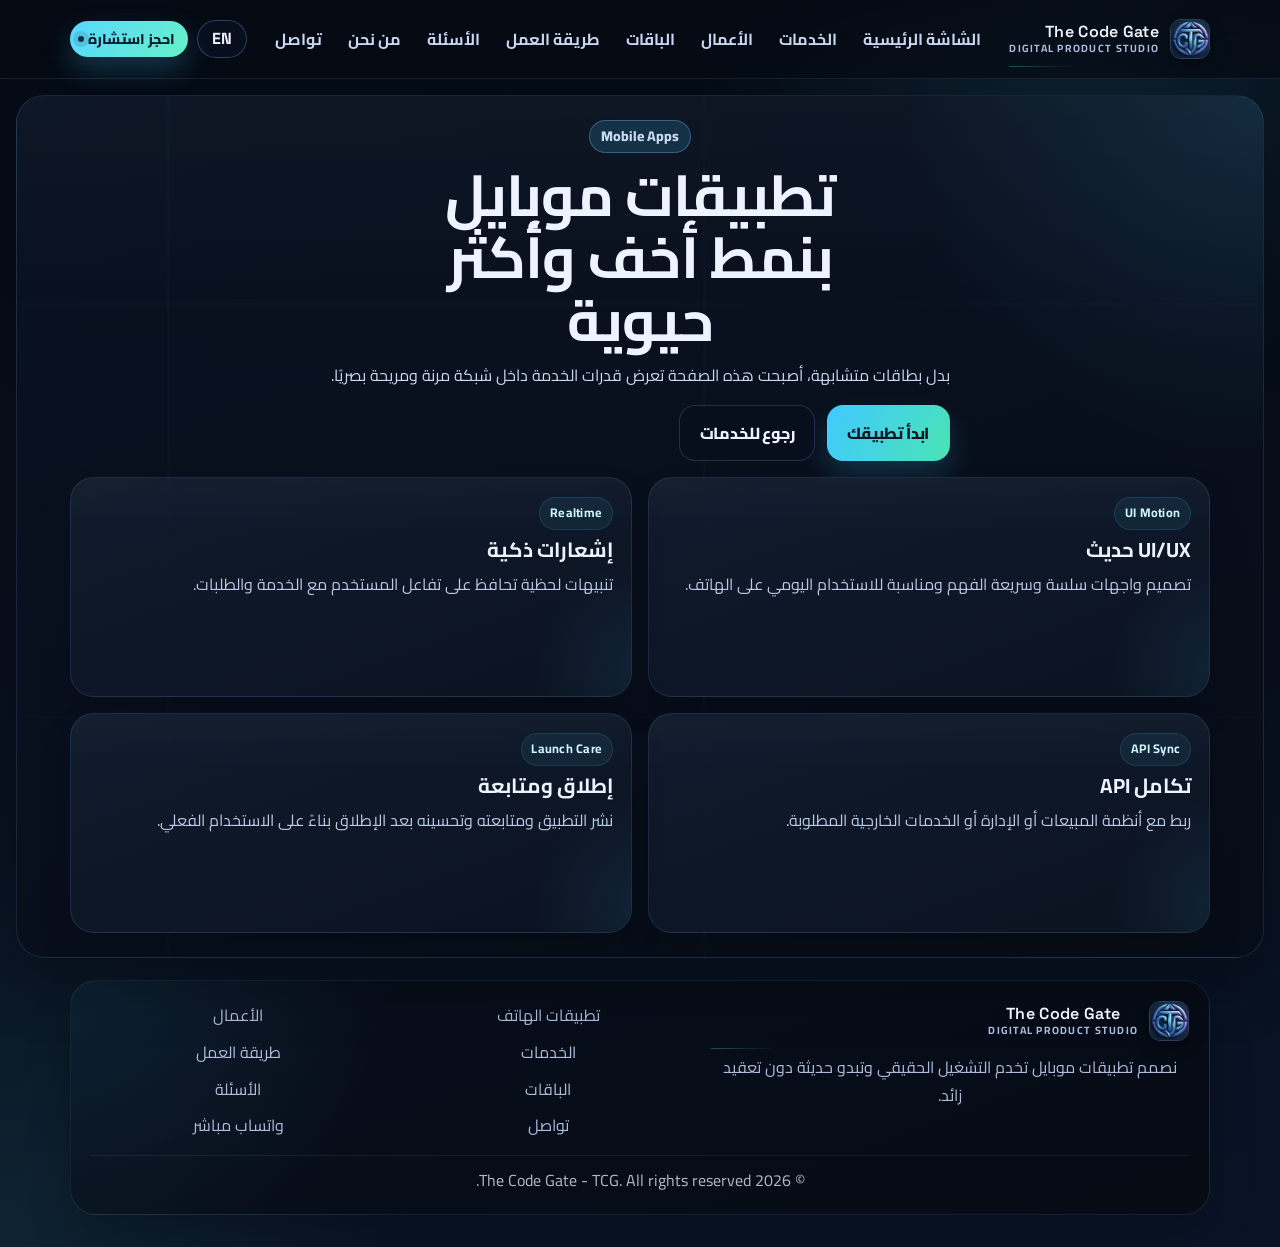
<file: mobile-apps.html>
<!doctype html><html lang="ar" dir="rtl"><head><meta charset="UTF-8"><meta name="viewport" content="width=device-width, initial-scale=1.0"><title>تطوير تطبيقات موبايل في ليبيا | TCG</title><meta name="description" content="خدمة تطوير تطبيقات iOS وAndroid في ليبيا من TCG."><meta name="keywords" content="TCG, The Code Gate, تطبيقات موبايل ليبيا, تطوير تطبيقات ليبيا, iOS Libya, Android Libya, خدمات TCG"><meta name="ga4-measurement-id" content=""><link rel="canonical" href="https://tcg.com.ly/mobile-apps.html"><link rel="icon" type="image/png" sizes="48x48" href="/favicon-48x48.png"><link rel="apple-touch-icon" sizes="180x180" href="/apple-touch-icon.png"><link rel="preconnect" href="https://fonts.googleapis.com"><link rel="preconnect" href="https://fonts.gstatic.com" crossorigin><link href="https://fonts.googleapis.com/css2?family=Cairo:wght@400;600;700&family=Space+Grotesk:wght@600&display=swap" rel="stylesheet"><link rel="stylesheet" href="style.css"></head><body class="section-match page-mobile"><header class="site-header"><nav class="container nav"><a href="index.html" class="logo"><img src="assets/logotcg.jpeg" alt="TCG Logo" class="logo-img" width="40" height="40"><span class="logo-text-wrap"><span class="logo-title">The Code Gate</span><span class="logo-subtitle">Digital Product Studio</span></span></a><button id="menuBtn" class="menu-btn" aria-label="فتح القائمة" aria-expanded="false" aria-controls="menu">☰</button><ul id="menu" class="menu"><li><a href="index.html" data-i18n="nav.home">الشاشة الرئيسية</a></li><li><a href="services.html" data-i18n="nav.services">الخدمات</a></li><li><a href="portfolio.html" data-i18n="nav.portfolio">الأعمال</a></li><li><a href="pricing.html" data-i18n="nav.pricing">الباقات</a></li><li><a href="work.html" data-i18n="nav.work">طريقة العمل</a></li><li><a href="faq.html" data-i18n="nav.faq">الأسئلة</a></li><li><a href="about.html" data-i18n="nav.about">من نحن</a></li><li><a href="contact.html" data-i18n="nav.contact">تواصل</a></li></ul><div class="nav-actions"><a id="langToggle" class="lang-toggle" href="?lang=en" role="button" aria-label="Switch language">EN</a><a class="nav-cta" href="contact.html" data-i18n="nav.cta">احجز استشارة</a></div></nav></header><div id="menuOverlay" class="menu-overlay" aria-hidden="true"></div><main><section class="section-stage container"><div class="section-stage-top reveal"><p class="badge">Mobile Apps</p><h1>تطبيقات موبايل بنمط أخف وأكثر حيوية</h1><p>بدل بطاقات متشابهة، أصبحت هذه الصفحة تعرض قدرات الخدمة داخل شبكة مرنة ومريحة بصريًا.</p><div class="hero-actions"><a class="btn btn-primary" href="contact.html">ابدأ تطبيقك</a><a class="btn btn-secondary" href="services.html">رجوع للخدمات</a></div></div><div class="section-stage-grid reveal mobile-grid"><article class="future-card mobile-card"><span class="tile-kicker">UI Motion</span><strong>UI/UX حديث</strong><p>تصميم واجهات سلسة وسريعة الفهم ومناسبة للاستخدام اليومي على الهاتف.</p></article><article class="future-card mobile-card"><span class="tile-kicker">Realtime</span><strong>إشعارات ذكية</strong><p>تنبيهات لحظية تحافظ على تفاعل المستخدم مع الخدمة والطلبات.</p></article><article class="future-card mobile-card"><span class="tile-kicker">API Sync</span><strong>تكامل API</strong><p>ربط مع أنظمة المبيعات أو الإدارة أو الخدمات الخارجية المطلوبة.</p></article><article class="future-card mobile-card"><span class="tile-kicker">Launch Care</span><strong>إطلاق ومتابعة</strong><p>نشر التطبيق ومتابعته وتحسينه بعد الإطلاق بناءً على الاستخدام الفعلي.</p></article></div></section></main><footer class="site-footer"><div class="container footer-shell"><div class="footer-brand"><a href="index.html" class="logo footer-logo"><img src="assets/logotcg.jpeg" alt="TCG Logo" class="logo-img" width="40" height="40"><span class="logo-text-wrap"><span class="logo-title">The Code Gate</span><span class="logo-subtitle">Digital Product Studio</span></span></a><p>نصمم تطبيقات موبايل تخدم التشغيل الحقيقي وتبدو حديثة دون تعقيد زائد.</p></div><div class="footer-links"><a href="mobile-apps.html">تطبيقات الهاتف</a><a href="services.html">الخدمات</a><a href="pricing.html">الباقات</a><a href="contact.html">تواصل</a></div><div class="footer-links"><a href="portfolio.html">الأعمال</a><a href="work.html">طريقة العمل</a><a href="faq.html">الأسئلة</a><a href="https://wa.me/218946510065" target="_blank" rel="noopener noreferrer">واتساب مباشر</a></div><p class="footer-meta">© 2026 The Code Gate - TCG. All rights reserved.</p></div></footer><script src="script.js?v=20260311-2" defer></script></body></html>
</file>
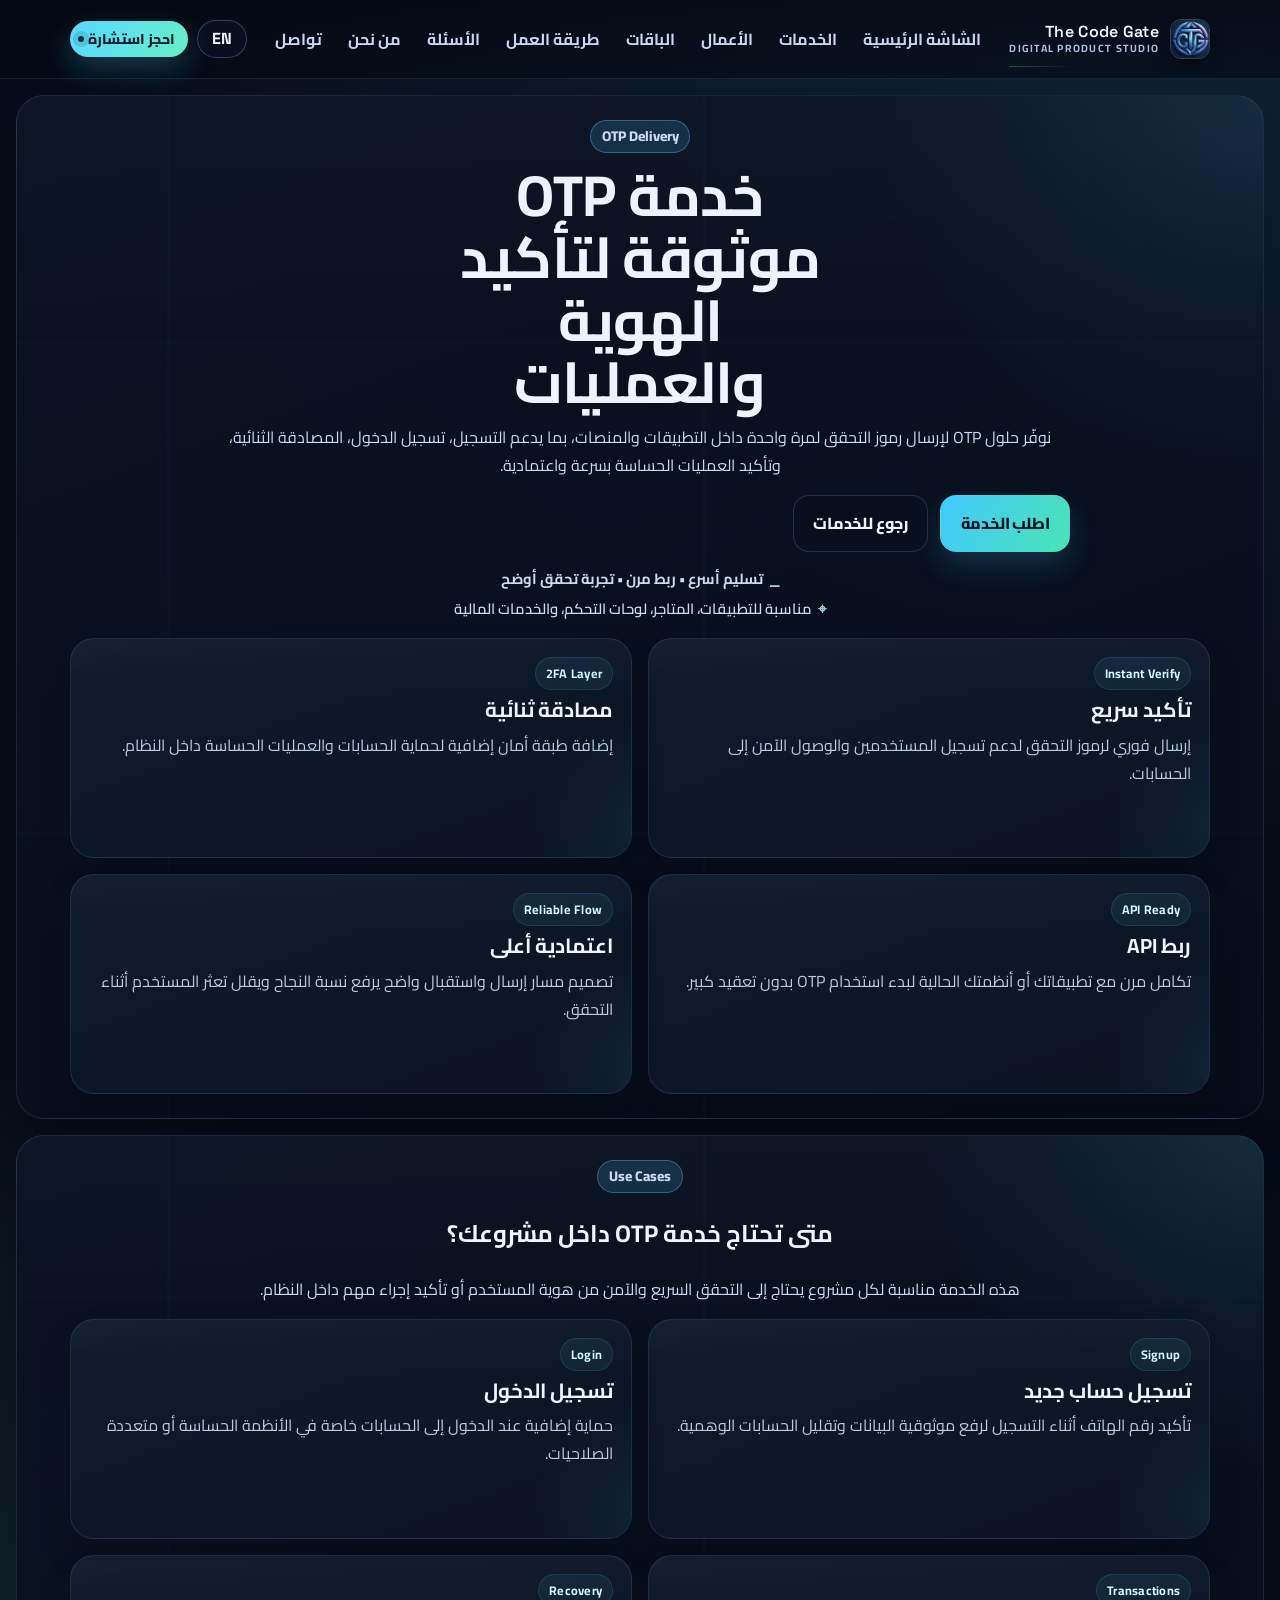
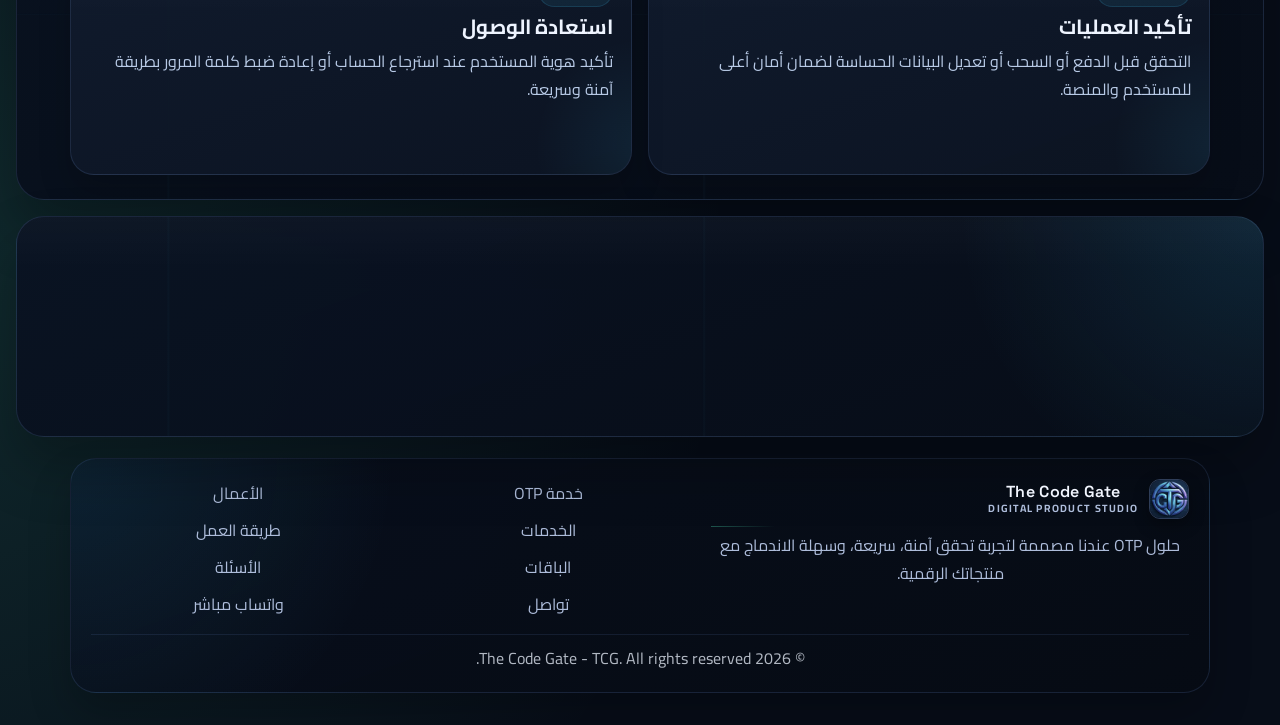
<file: otp-service.html>
<!doctype html>
<html lang="ar" dir="rtl">
<head>
<meta charset="UTF-8">
<meta name="viewport" content="width=device-width, initial-scale=1.0">
<title>خدمة OTP في ليبيا | TCG</title>
<meta name="description" content="خدمة OTP من TCG لإرسال رموز التحقق لمرة واحدة للتسجيل، تسجيل الدخول، وتأكيد العمليات داخل التطبيقات والمنصات.">
<meta name="keywords" content="TCG, The Code Gate, OTP Libya, خدمة OTP ليبيا, رسائل تحقق, One Time Password, خدمات TCG">
<meta name="ga4-measurement-id" content="">
<link rel="canonical" href="https://tcg.com.ly/otp-service.html">
<link rel="icon" type="image/png" sizes="48x48" href="/favicon-48x48.png">
<link rel="apple-touch-icon" sizes="180x180" href="/apple-touch-icon.png">
<link rel="preconnect" href="https://fonts.googleapis.com">
<link rel="preconnect" href="https://fonts.gstatic.com" crossorigin>
<link href="https://fonts.googleapis.com/css2?family=Cairo:wght@400;600;700&family=Space+Grotesk:wght@600&display=swap" rel="stylesheet">
<link rel="stylesheet" href="style.css">
</head>
<body class="section-match page-otp">
<header class="site-header">
<nav class="container nav">
<a href="index.html" class="logo">
<img src="assets/logotcg.jpeg" alt="TCG Logo" class="logo-img" width="40" height="40">
<span class="logo-text-wrap">
<span class="logo-title">The Code Gate</span>
<span class="logo-subtitle">Digital Product Studio</span>
</span>
</a>
<button id="menuBtn" class="menu-btn" aria-label="فتح القائمة" aria-expanded="false" aria-controls="menu">☰</button>
<ul id="menu" class="menu">
<li><a href="index.html" data-i18n="nav.home">الشاشة الرئيسية</a></li>
<li><a href="services.html" data-i18n="nav.services">الخدمات</a></li>
<li><a href="portfolio.html" data-i18n="nav.portfolio">الأعمال</a></li>
<li><a href="pricing.html" data-i18n="nav.pricing">الباقات</a></li>
<li><a href="work.html" data-i18n="nav.work">طريقة العمل</a></li>
<li><a href="faq.html" data-i18n="nav.faq">الأسئلة</a></li>
<li><a href="about.html" data-i18n="nav.about">من نحن</a></li>
<li><a href="contact.html" data-i18n="nav.contact">تواصل</a></li>
</ul>
<div class="nav-actions">
<a id="langToggle" class="lang-toggle" href="?lang=en" role="button" aria-label="Switch language">EN</a>
<a class="nav-cta" href="contact.html" data-i18n="nav.cta">احجز استشارة</a>
</div>
</nav>
</header>
<div id="menuOverlay" class="menu-overlay" aria-hidden="true"></div>
<main>
<section class="section-stage container">
<div class="section-stage-top reveal">
<p class="badge">OTP Delivery</p>
<h1>خدمة OTP موثوقة لتأكيد الهوية والعمليات</h1>
<p>نوفّر حلول OTP لإرسال رموز التحقق لمرة واحدة داخل التطبيقات والمنصات، بما يدعم التسجيل، تسجيل الدخول، المصادقة الثنائية، وتأكيد العمليات الحساسة بسرعة واعتمادية.</p>
<div class="hero-actions">
<a class="btn btn-primary" href="contact.html">اطلب الخدمة</a>
<a class="btn btn-secondary" href="services.html">رجوع للخدمات</a>
</div>
<div class="hero-scene-meta">
<p class="hero-trust"><span>⎯</span> تسليم أسرع • ربط مرن • تجربة تحقق أوضح</p>
<p class="hero-locations"><span>⌖</span> مناسبة للتطبيقات، المتاجر، لوحات التحكم، والخدمات المالية</p>
</div>
</div>
<div class="section-stage-grid reveal auto-grid">
<article class="future-card auto-card">
<span class="tile-kicker">Instant Verify</span>
<strong>تأكيد سريع</strong>
<p>إرسال فوري لرموز التحقق لدعم تسجيل المستخدمين والوصول الآمن إلى الحسابات.</p>
</article>
<article class="future-card auto-card">
<span class="tile-kicker">2FA Layer</span>
<strong>مصادقة ثنائية</strong>
<p>إضافة طبقة أمان إضافية لحماية الحسابات والعمليات الحساسة داخل النظام.</p>
</article>
<article class="future-card auto-card">
<span class="tile-kicker">API Ready</span>
<strong>ربط API</strong>
<p>تكامل مرن مع تطبيقاتك أو أنظمتك الحالية لبدء استخدام OTP بدون تعقيد كبير.</p>
</article>
<article class="future-card auto-card">
<span class="tile-kicker">Reliable Flow</span>
<strong>اعتمادية أعلى</strong>
<p>تصميم مسار إرسال واستقبال واضح يرفع نسبة النجاح ويقلل تعثر المستخدم أثناء التحقق.</p>
</article>
</div>
</section>
<section class="section-stage container">
<div class="section-stage-top reveal">
<p class="badge">Use Cases</p>
<h2>متى تحتاج خدمة OTP داخل مشروعك؟</h2>
<p>هذه الخدمة مناسبة لكل مشروع يحتاج إلى التحقق السريع والآمن من هوية المستخدم أو تأكيد إجراء مهم داخل النظام.</p>
</div>
<div class="section-stage-grid reveal auto-grid">
<article class="future-card auto-card">
<span class="tile-kicker">Signup</span>
<strong>تسجيل حساب جديد</strong>
<p>تأكيد رقم الهاتف أثناء التسجيل لرفع موثوقية البيانات وتقليل الحسابات الوهمية.</p>
</article>
<article class="future-card auto-card">
<span class="tile-kicker">Login</span>
<strong>تسجيل الدخول</strong>
<p>حماية إضافية عند الدخول إلى الحسابات خاصة في الأنظمة الحساسة أو متعددة الصلاحيات.</p>
</article>
<article class="future-card auto-card">
<span class="tile-kicker">Transactions</span>
<strong>تأكيد العمليات</strong>
<p>التحقق قبل الدفع أو السحب أو تعديل البيانات الحساسة لضمان أمان أعلى للمستخدم والمنصة.</p>
</article>
<article class="future-card auto-card">
<span class="tile-kicker">Recovery</span>
<strong>استعادة الوصول</strong>
<p>تأكيد هوية المستخدم عند استرجاع الحساب أو إعادة ضبط كلمة المرور بطريقة آمنة وسريعة.</p>
</article>
</div>
</section>
<section class="section-stage container">
<div class="section-stage-top reveal">
<p class="badge">Launch Ready</p>
<h2>إذا كنت تحتاج خدمة OTP ضمن مشروعك الحالي، نرتبها لك بشكل واضح وسريع.</h2>
<div class="hero-actions">
<a class="btn btn-primary" href="contact.html">ابدأ الآن</a>
<a class="btn btn-secondary" href="pricing.html">شاهد الباقات</a>
</div>
</div>
</section>
</main>
<footer class="site-footer">
<div class="container footer-shell">
<div class="footer-brand">
<a href="index.html" class="logo footer-logo">
<img src="assets/logotcg.jpeg" alt="TCG Logo" class="logo-img" width="40" height="40">
<span class="logo-text-wrap">
<span class="logo-title">The Code Gate</span>
<span class="logo-subtitle">Digital Product Studio</span>
</span>
</a>
<p>حلول OTP عندنا مصممة لتجربة تحقق آمنة، سريعة، وسهلة الاندماج مع منتجاتك الرقمية.</p>
</div>
<div class="footer-links">
<a href="otp-service.html">خدمة OTP</a>
<a href="services.html">الخدمات</a>
<a href="pricing.html">الباقات</a>
<a href="contact.html">تواصل</a>
</div>
<div class="footer-links">
<a href="portfolio.html">الأعمال</a>
<a href="work.html">طريقة العمل</a>
<a href="faq.html">الأسئلة</a>
<a href="https://wa.me/218946510065" target="_blank" rel="noopener noreferrer">واتساب مباشر</a>
</div>
<p class="footer-meta">© 2026 The Code Gate - TCG. All rights reserved.</p>
</div>
</footer>
<script src="script.js?v=20260311-2" defer></script>
</body>
</html>
</file>
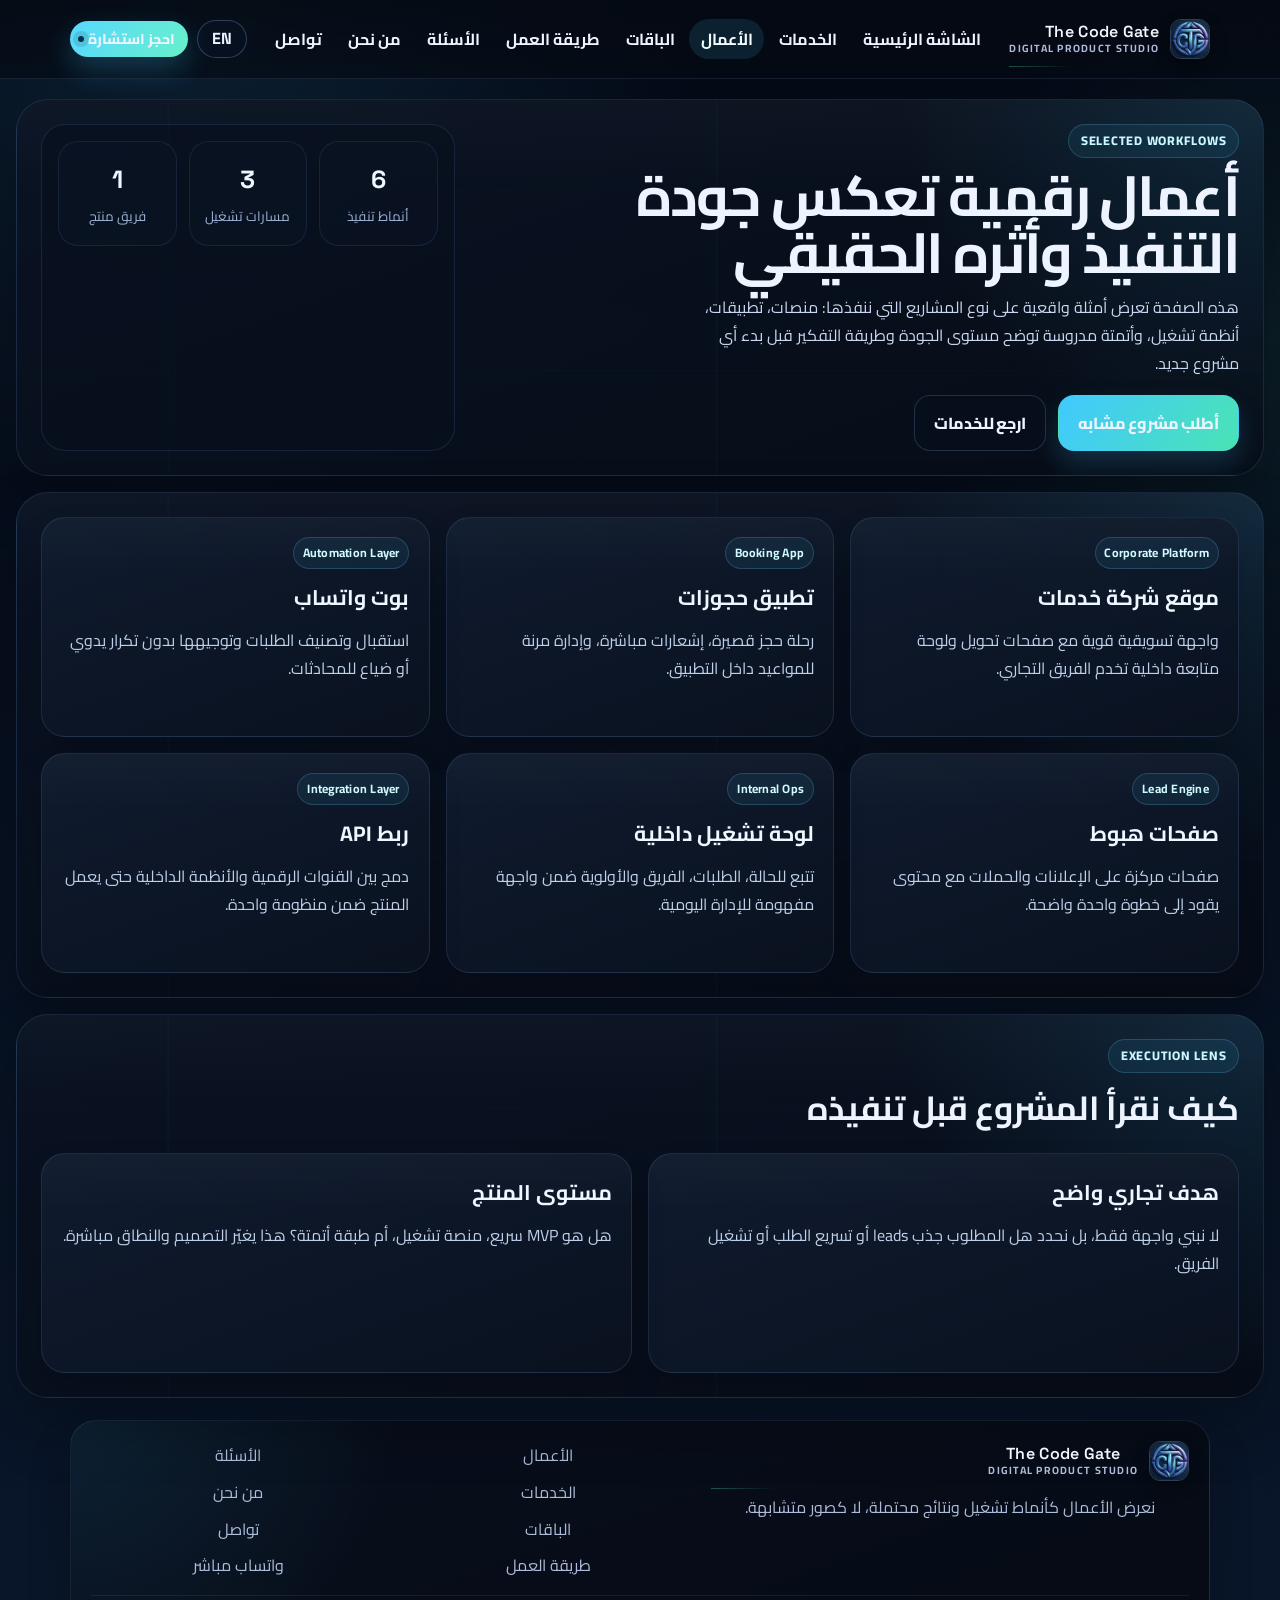
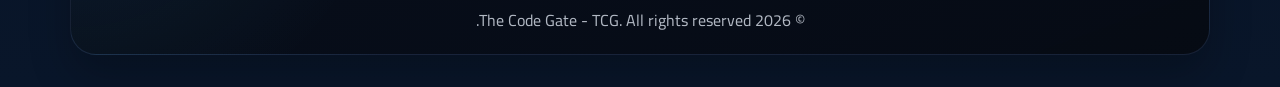
<file: portfolio.html>
<!doctype html>
<html lang="ar" dir="rtl">
<head>
  <meta charset="UTF-8">
  <meta name="viewport" content="width=device-width, initial-scale=1.0">
  <title>الأعمال | TCG</title>
  <meta name="description" content="اطلع على نماذج أعمال TCG في تصميم وتطوير المواقع، تطبيقات الموبايل، الأتمتة، ولوحات التشغيل الرقمية في ليبيا.">
  <meta name="keywords" content="TCG, The Code Gate, أعمال TCG, مشاريع TCG, نماذج أعمال رقمية, تطوير مواقع ليبيا, تطبيقات موبايل ليبيا, أتمتة واتساب ليبيا">
  <meta name="ga4-measurement-id" content="">
  <link rel="canonical" href="https://tcg.com.ly/portfolio.html">
  <link rel="icon" type="image/png" sizes="48x48" href="/favicon-48x48.png">
  <link rel="apple-touch-icon" sizes="180x180" href="/apple-touch-icon.png">
  <link rel="preconnect" href="https://fonts.googleapis.com">
  <link rel="preconnect" href="https://fonts.gstatic.com" crossorigin>
  <link href="https://fonts.googleapis.com/css2?family=Cairo:wght@400;600;700&family=Space+Grotesk:wght@600&display=swap" rel="stylesheet">
  <link rel="stylesheet" href="style.css">
  <link rel="stylesheet" href="inner-pages.css">
</head>
<body class="inner-future page-portfolio">
  <header class="site-header">
    <nav class="container nav">
      <a href="index.html" class="logo">
        <img src="assets/logotcg.jpeg" alt="TCG Logo" class="logo-img" width="40" height="40">
        <span class="logo-text-wrap">
          <span class="logo-title">The Code Gate</span>
          <span class="logo-subtitle">Digital Product Studio</span>
        </span>
      </a>
      <button id="menuBtn" class="menu-btn" aria-label="فتح القائمة" aria-expanded="false" aria-controls="menu">☰</button>
      <ul id="menu" class="menu">
        <li><a href="index.html" data-i18n="nav.home">الشاشة الرئيسية</a></li>
        <li><a href="services.html" data-i18n="nav.services">الخدمات</a></li>
        <li><a href="portfolio.html" data-i18n="nav.portfolio">الأعمال</a></li>
        <li><a href="pricing.html" data-i18n="nav.pricing">الباقات</a></li>
        <li><a href="work.html" data-i18n="nav.work">طريقة العمل</a></li>
        <li><a href="faq.html" data-i18n="nav.faq">الأسئلة</a></li>
        <li><a href="about.html" data-i18n="nav.about">من نحن</a></li>
        <li><a href="contact.html" data-i18n="nav.contact">تواصل</a></li>
      </ul>
      <div class="nav-actions">
        <a id="langToggle" class="lang-toggle" href="?lang=en" role="button" aria-label="Switch language">EN</a>
        <a class="nav-cta" href="contact.html" data-i18n="nav.cta">احجز استشارة</a>
      </div>
    </nav>
  </header>
  <div id="menuOverlay" class="menu-overlay" aria-hidden="true"></div>

  <main class="studio-page">
    <section class="studio-shell studio-hero reveal">
      <div class="studio-hero-copy">
        <span class="studio-eyebrow">Selected Workflows</span>
        <h1>أعمال رقمية تعكس جودة التنفيذ وأثره الحقيقي</h1>
        <p>هذه الصفحة تعرض أمثلة واقعية على نوع المشاريع التي ننفذها: منصات، تطبيقات، أنظمة تشغيل، وأتمتة مدروسة توضح مستوى الجودة وطريقة التفكير قبل بدء أي مشروع جديد.</p>
        <div class="studio-actions">
          <a class="btn btn-primary" href="contact.html">أطلب مشروع مشابه</a>
          <a class="btn btn-secondary" href="services.html">ارجع للخدمات</a>
        </div>
      </div>
      <div class="studio-metric-stack">
        <div class="studio-metric-card">
          <strong>6</strong>
          <span>أنماط تنفيذ</span>
        </div>
        <div class="studio-metric-card">
          <strong>3</strong>
          <span>مسارات تشغيل</span>
        </div>
        <div class="studio-metric-card">
          <strong>1</strong>
          <span>فريق منتج</span>
        </div>
      </div>
    </section>

    <section class="studio-shell reveal">
      <div class="studio-grid studio-grid-3">
        <article class="studio-card studio-case-card">
          <span class="studio-card-tag">Corporate Platform</span>
          <h3>موقع شركة خدمات</h3>
          <p>واجهة تسويقية قوية مع صفحات تحويل ولوحة متابعة داخلية تخدم الفريق التجاري.</p>
        </article>
        <article class="studio-card studio-case-card">
          <span class="studio-card-tag">Booking App</span>
          <h3>تطبيق حجوزات</h3>
          <p>رحلة حجز قصيرة، إشعارات مباشرة، وإدارة مرنة للمواعيد داخل التطبيق.</p>
        </article>
        <article class="studio-card studio-case-card">
          <span class="studio-card-tag">Automation Layer</span>
          <h3>بوت واتساب</h3>
          <p>استقبال وتصنيف الطلبات وتوجيهها بدون تكرار يدوي أو ضياع للمحادثات.</p>
        </article>
        <article class="studio-card studio-case-card">
          <span class="studio-card-tag">Lead Engine</span>
          <h3>صفحات هبوط</h3>
          <p>صفحات مركزة على الإعلانات والحملات مع محتوى يقود إلى خطوة واحدة واضحة.</p>
        </article>
        <article class="studio-card studio-case-card">
          <span class="studio-card-tag">Internal Ops</span>
          <h3>لوحة تشغيل داخلية</h3>
          <p>تتبع للحالة، الطلبات، الفريق والأولوية ضمن واجهة مفهومة للإدارة اليومية.</p>
        </article>
        <article class="studio-card studio-case-card">
          <span class="studio-card-tag">Integration Layer</span>
          <h3>ربط API</h3>
          <p>دمج بين القنوات الرقمية والأنظمة الداخلية حتى يعمل المنتج ضمن منظومة واحدة.</p>
        </article>
      </div>
    </section>

    <section class="studio-shell reveal">
      <div class="studio-section-head">
        <span class="studio-eyebrow">Execution Lens</span>
        <h2>كيف نقرأ المشروع قبل تنفيذه</h2>
      </div>
      <div class="studio-grid studio-grid-2">
        <article class="studio-card">
          <h3>هدف تجاري واضح</h3>
          <p>لا نبني واجهة فقط، بل نحدد هل المطلوب جذب leads أو تسريع الطلب أو تشغيل الفريق.</p>
        </article>
        <article class="studio-card">
          <h3>مستوى المنتج</h3>
          <p>هل هو MVP سريع، منصة تشغيل، أم طبقة أتمتة؟ هذا يغيّر التصميم والنطاق مباشرة.</p>
        </article>
      </div>
    </section>
  </main>

  <footer class="site-footer">
    <div class="container footer-shell">
      <div class="footer-brand">
        <a href="index.html" class="logo footer-logo">
          <img src="assets/logotcg.jpeg" alt="TCG Logo" class="logo-img" width="40" height="40">
          <span class="logo-text-wrap">
            <span class="logo-title">The Code Gate</span>
            <span class="logo-subtitle">Digital Product Studio</span>
          </span>
        </a>
        <p>نعرض الأعمال كأنماط تشغيل ونتائج محتملة، لا كصور متشابهة.</p>
      </div>
      <div class="footer-links">
        <a href="portfolio.html">الأعمال</a>
        <a href="services.html">الخدمات</a>
        <a href="pricing.html">الباقات</a>
        <a href="work.html">طريقة العمل</a>
      </div>
      <div class="footer-links">
        <a href="faq.html">الأسئلة</a>
        <a href="about.html">من نحن</a>
        <a href="contact.html">تواصل</a>
        <a href="https://wa.me/218946510065" target="_blank" rel="noopener noreferrer">واتساب مباشر</a>
      </div>
      <p class="footer-meta">© 2026 The Code Gate - TCG. All rights reserved.</p>
    </div>
  </footer>

  <script src="script.js?v=20260311-2" defer></script>
</body>
</html>
</file>
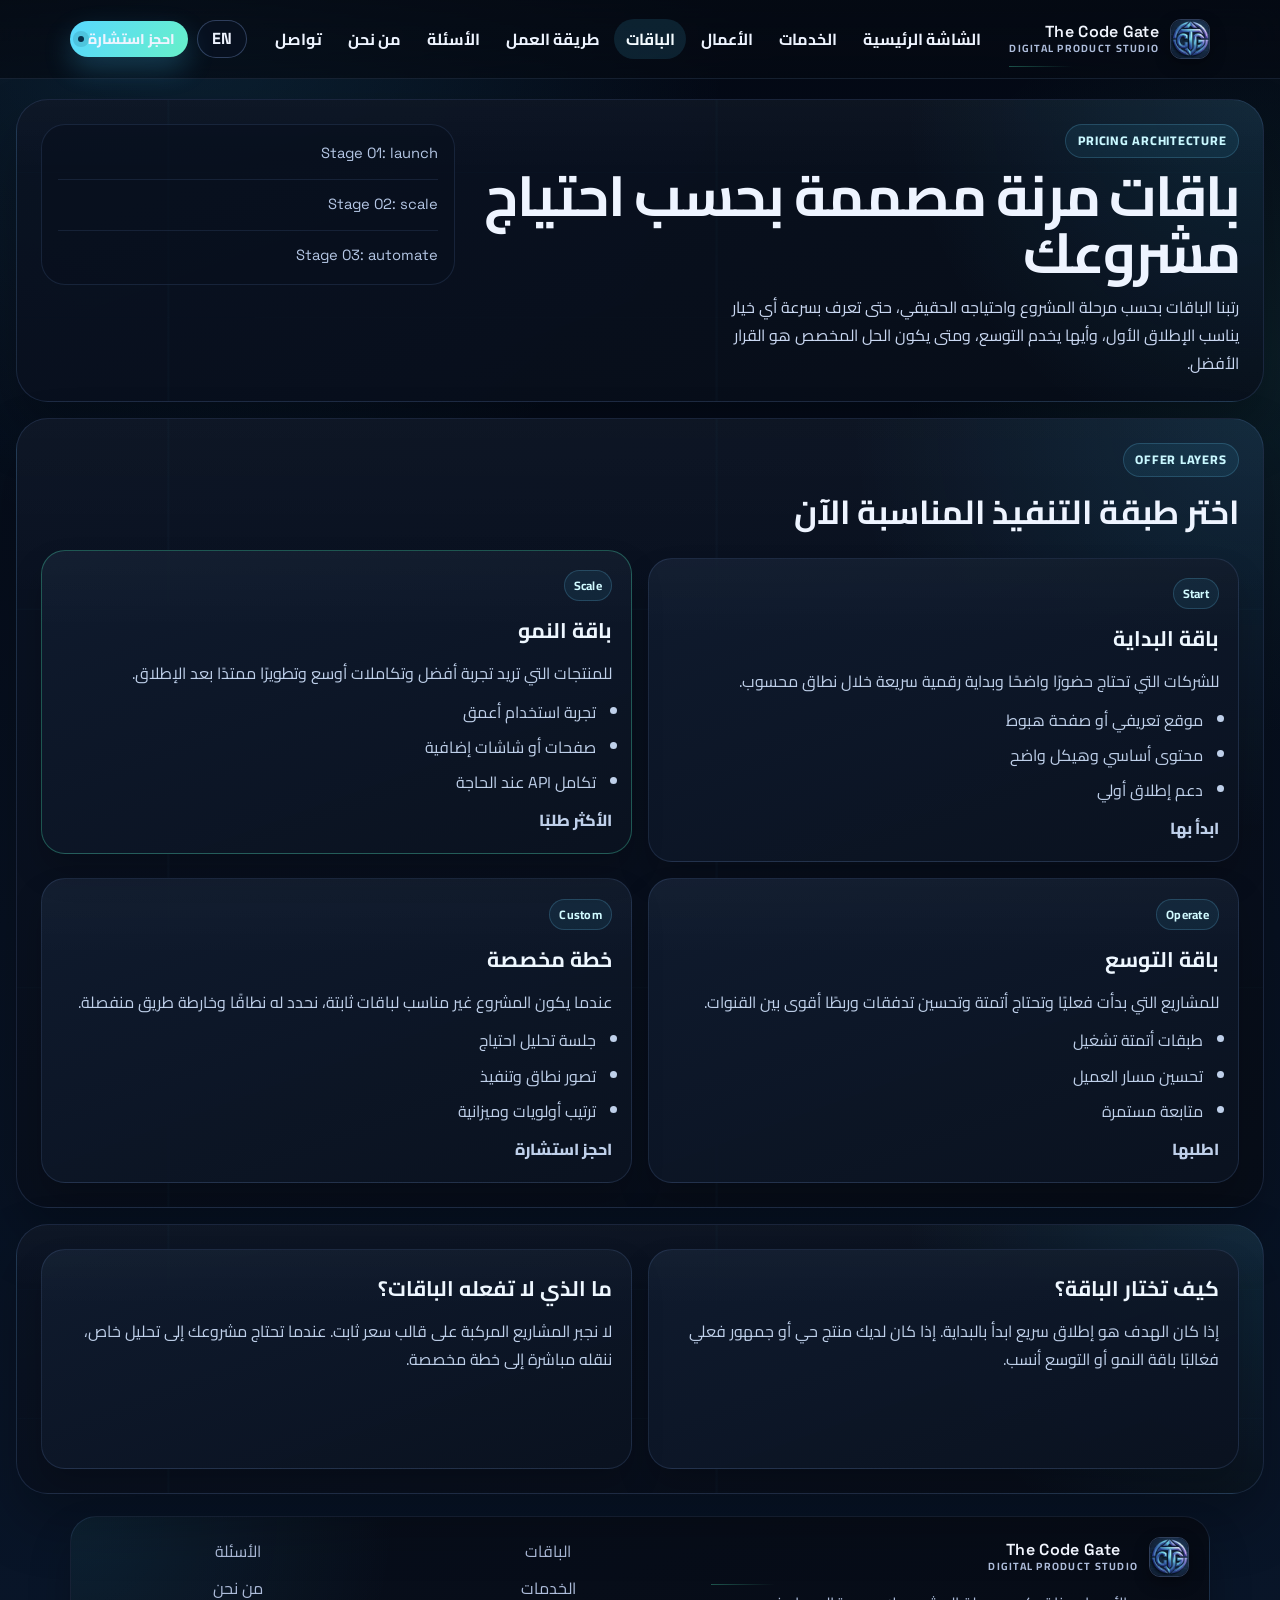
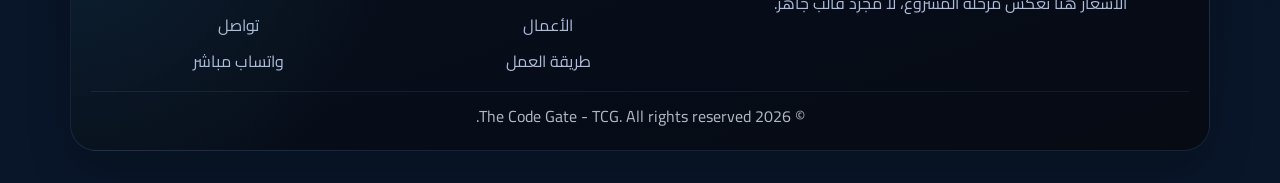
<file: pricing.html>
<!doctype html>
<html lang="ar" dir="rtl">
<head>
  <meta charset="UTF-8">
  <meta name="viewport" content="width=device-width, initial-scale=1.0">
  <title>الباقات | TCG</title>
  <meta name="description" content="تعرف على باقات TCG المصممة حسب مرحلة مشروعك: انطلاقة، نمو، توسع، أو خطة تنفيذ مخصصة تناسب احتياجك الفعلي.">
  <meta name="keywords" content="TCG, The Code Gate, باقات TCG, أسعار تطوير مواقع ليبيا, أسعار تطبيقات موبايل ليبيا, باقات برمجة ليبيا, حلول تقنية مخصصة, OTP Libya, خدمة OTP">
  <meta name="ga4-measurement-id" content="">
  <link rel="canonical" href="https://tcg.com.ly/pricing.html">
  <link rel="icon" type="image/png" sizes="48x48" href="/favicon-48x48.png">
  <link rel="apple-touch-icon" sizes="180x180" href="/apple-touch-icon.png">
  <link rel="preconnect" href="https://fonts.googleapis.com">
  <link rel="preconnect" href="https://fonts.gstatic.com" crossorigin>
  <link href="https://fonts.googleapis.com/css2?family=Cairo:wght@400;600;700&family=Space+Grotesk:wght@600&display=swap" rel="stylesheet">
  <link rel="stylesheet" href="style.css">
  <link rel="stylesheet" href="inner-pages.css">
</head>
<body class="inner-future page-pricing">
  <header class="site-header">
    <nav class="container nav">
      <a href="index.html" class="logo">
        <img src="assets/logotcg.jpeg" alt="TCG Logo" class="logo-img" width="40" height="40">
        <span class="logo-text-wrap">
          <span class="logo-title">The Code Gate</span>
          <span class="logo-subtitle">Digital Product Studio</span>
        </span>
      </a>
      <button id="menuBtn" class="menu-btn" aria-label="فتح القائمة" aria-expanded="false" aria-controls="menu">☰</button>
      <ul id="menu" class="menu">
        <li><a href="index.html" data-i18n="nav.home">الشاشة الرئيسية</a></li>
        <li><a href="services.html" data-i18n="nav.services">الخدمات</a></li>
        <li><a href="portfolio.html" data-i18n="nav.portfolio">الأعمال</a></li>
        <li><a href="pricing.html" data-i18n="nav.pricing">الباقات</a></li>
        <li><a href="work.html" data-i18n="nav.work">طريقة العمل</a></li>
        <li><a href="faq.html" data-i18n="nav.faq">الأسئلة</a></li>
        <li><a href="about.html" data-i18n="nav.about">من نحن</a></li>
        <li><a href="contact.html" data-i18n="nav.contact">تواصل</a></li>
      </ul>
      <div class="nav-actions">
        <a id="langToggle" class="lang-toggle" href="?lang=en" role="button" aria-label="Switch language">EN</a>
        <a class="nav-cta" href="contact.html" data-i18n="nav.cta">احجز استشارة</a>
      </div>
    </nav>
  </header>
  <div id="menuOverlay" class="menu-overlay" aria-hidden="true"></div>

  <main class="studio-page">
    <section class="studio-shell studio-hero reveal">
      <div class="studio-hero-copy">
        <span class="studio-eyebrow">Pricing Architecture</span>
        <h1>باقات مرنة مصممة بحسب احتياج مشروعك</h1>
        <p>رتبنا الباقات بحسب مرحلة المشروع واحتياجه الحقيقي، حتى تعرف بسرعة أي خيار يناسب الإطلاق الأول، وأيها يخدم التوسع، ومتى يكون الحل المخصص هو القرار الأفضل.</p>
      </div>
      <div class="studio-console">
        <div class="studio-console-lines">
          <span>Stage 01: launch</span>
          <span>Stage 02: scale</span>
          <span>Stage 03: automate</span>
        </div>
      </div>
    </section>

    <section class="studio-shell reveal">
      <div class="studio-section-head">
        <span class="studio-eyebrow">Offer Layers</span>
        <h2>اختر طبقة التنفيذ المناسبة الآن</h2>
      </div>
      <div class="studio-grid studio-grid-2">
        <article class="studio-card studio-tier">
          <span class="studio-card-tag">Start</span>
          <h3>باقة البداية</h3>
          <p>للشركات التي تحتاج حضورًا واضحًا وبداية رقمية سريعة خلال نطاق محسوب.</p>
          <ul class="studio-list">
            <li>موقع تعريفي أو صفحة هبوط</li>
            <li>محتوى أساسي وهيكل واضح</li>
            <li>دعم إطلاق أولي</li>
          </ul>
          <a class="studio-link-arrow" href="contact.html">ابدأ بها</a>
        </article>
        <article class="studio-card studio-tier studio-tier-featured">
          <span class="studio-card-tag">Scale</span>
          <h3>باقة النمو</h3>
          <p>للمنتجات التي تريد تجربة أفضل وتكاملات أوسع وتطويرًا ممتدًا بعد الإطلاق.</p>
          <ul class="studio-list">
            <li>تجربة استخدام أعمق</li>
            <li>صفحات أو شاشات إضافية</li>
            <li>تكامل API عند الحاجة</li>
          </ul>
          <a class="studio-link-arrow" href="contact.html">الأكثر طلبًا</a>
        </article>
        <article class="studio-card studio-tier">
          <span class="studio-card-tag">Operate</span>
          <h3>باقة التوسع</h3>
          <p>للمشاريع التي بدأت فعليًا وتحتاج أتمتة وتحسين تدفقات وربطًا أقوى بين القنوات.</p>
          <ul class="studio-list">
            <li>طبقات أتمتة تشغيل</li>
            <li>تحسين مسار العميل</li>
            <li>متابعة مستمرة</li>
          </ul>
          <a class="studio-link-arrow" href="contact.html">اطلبها</a>
        </article>
        <article class="studio-card studio-tier">
          <span class="studio-card-tag">Custom</span>
          <h3>خطة مخصصة</h3>
          <p>عندما يكون المشروع غير مناسب لباقات ثابتة، نحدد له نطاقًا وخارطة طريق منفصلة.</p>
          <ul class="studio-list">
            <li>جلسة تحليل احتياج</li>
            <li>تصور نطاق وتنفيذ</li>
            <li>ترتيب أولويات وميزانية</li>
          </ul>
          <a class="studio-link-arrow" href="contact.html">احجز استشارة</a>
        </article>
      </div>
    </section>

    <section class="studio-shell reveal">
      <div class="studio-grid studio-grid-2">
        <article class="studio-card">
          <h3>كيف تختار الباقة؟</h3>
          <p>إذا كان الهدف هو إطلاق سريع ابدأ بالبداية. إذا كان لديك منتج حي أو جمهور فعلي فغالبًا باقة النمو أو التوسع أنسب.</p>
        </article>
        <article class="studio-card">
          <h3>ما الذي لا تفعله الباقات؟</h3>
          <p>لا نجبر المشاريع المركبة على قالب سعر ثابت. عندما تحتاج مشروعك إلى تحليل خاص، ننقله مباشرة إلى خطة مخصصة.</p>
        </article>
      </div>
    </section>
  </main>

  <footer class="site-footer">
    <div class="container footer-shell">
      <div class="footer-brand">
        <a href="index.html" class="logo footer-logo">
          <img src="assets/logotcg.jpeg" alt="TCG Logo" class="logo-img" width="40" height="40">
          <span class="logo-text-wrap">
            <span class="logo-title">The Code Gate</span>
            <span class="logo-subtitle">Digital Product Studio</span>
          </span>
        </a>
        <p>الأسعار هنا تعكس مرحلة المشروع، لا مجرد قالب جاهز.</p>
      </div>
      <div class="footer-links">
        <a href="pricing.html">الباقات</a>
        <a href="services.html">الخدمات</a>
        <a href="portfolio.html">الأعمال</a>
        <a href="work.html">طريقة العمل</a>
      </div>
      <div class="footer-links">
        <a href="faq.html">الأسئلة</a>
        <a href="about.html">من نحن</a>
        <a href="contact.html">تواصل</a>
        <a href="https://wa.me/218946510065" target="_blank" rel="noopener noreferrer">واتساب مباشر</a>
      </div>
      <p class="footer-meta">© 2026 The Code Gate - TCG. All rights reserved.</p>
    </div>
  </footer>

  <script src="script.js?v=20260311-2" defer></script>
</body>
</html>
</file>
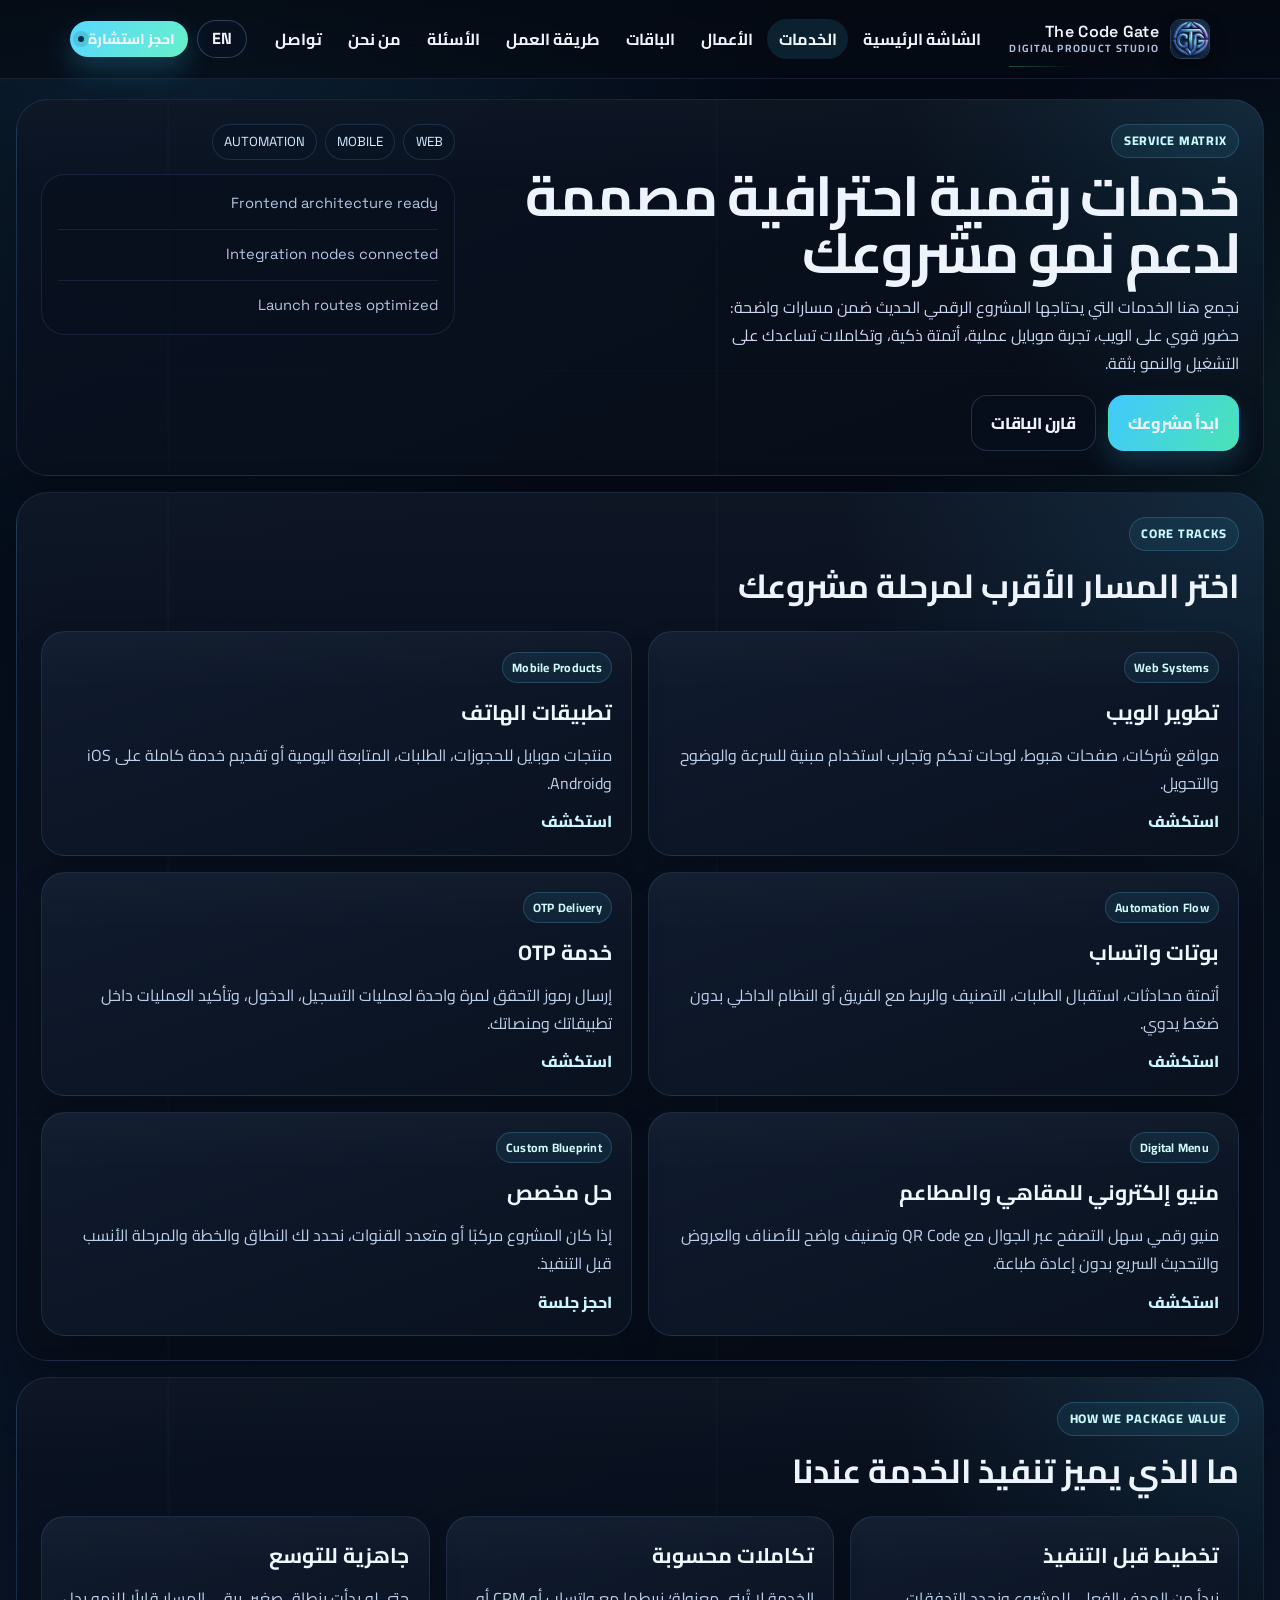
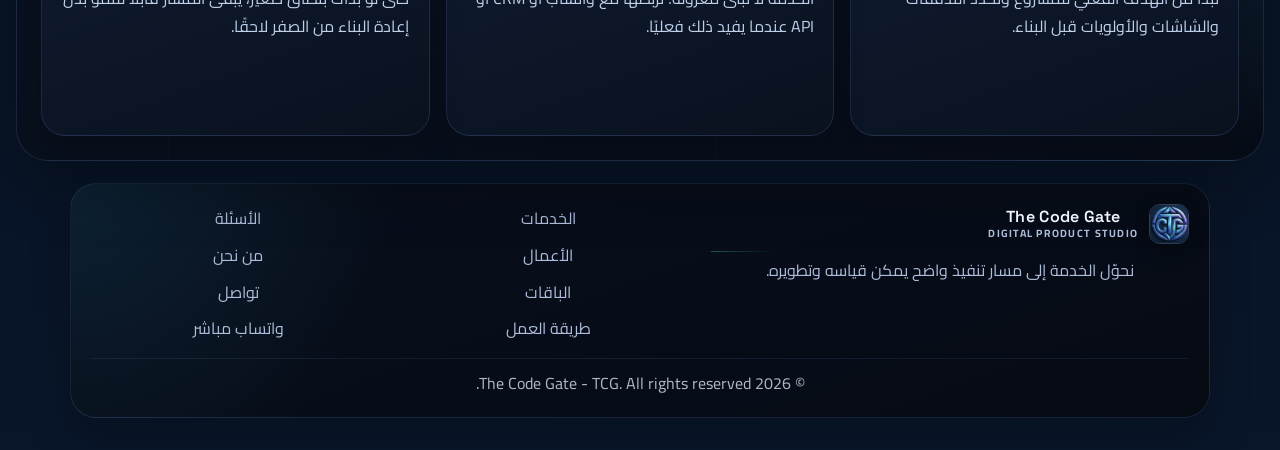
<file: services.html>
<!doctype html>
<html lang="ar" dir="rtl">
<head>
  <meta charset="UTF-8">
  <meta name="viewport" content="width=device-width, initial-scale=1.0">
  <title>الخدمات | TCG</title>
  <meta name="description" content="استعرض خدمات TCG التقنية في ليبيا: تطوير مواقع احترافية، تطبيقات موبايل، أتمتة واتساب، منيو إلكتروني للمقاهي والمطاعم، وحلول رقمية مخصصة قابلة للنمو.">
  <meta name="keywords" content="TCG, The Code Gate, خدمات TCG, خدمات تقنية ليبيا, تطوير مواقع ليبيا, تطبيقات موبايل ليبيا, أتمتة واتساب ليبيا, OTP Libya, خدمة OTP, منيو إلكتروني ليبيا, menu cafe, menu restaurant">
  <meta name="ga4-measurement-id" content="">
  <link rel="canonical" href="https://tcg.com.ly/services.html">
  <link rel="icon" type="image/png" sizes="48x48" href="/favicon-48x48.png">
  <link rel="apple-touch-icon" sizes="180x180" href="/apple-touch-icon.png">
  <link rel="preconnect" href="https://fonts.googleapis.com">
  <link rel="preconnect" href="https://fonts.gstatic.com" crossorigin>
  <link href="https://fonts.googleapis.com/css2?family=Cairo:wght@400;600;700&family=Space+Grotesk:wght@600&display=swap" rel="stylesheet">
  <link rel="stylesheet" href="style.css">
  <link rel="stylesheet" href="inner-pages.css">
</head>
<body class="inner-future page-services">
  <header class="site-header">
    <nav class="container nav">
      <a href="index.html" class="logo">
        <img src="assets/logotcg.jpeg" alt="TCG Logo" class="logo-img" width="40" height="40">
        <span class="logo-text-wrap">
          <span class="logo-title">The Code Gate</span>
          <span class="logo-subtitle">Digital Product Studio</span>
        </span>
      </a>
      <button id="menuBtn" class="menu-btn" aria-label="فتح القائمة" aria-expanded="false" aria-controls="menu">☰</button>
      <ul id="menu" class="menu">
        <li><a href="index.html" data-i18n="nav.home">الشاشة الرئيسية</a></li>
        <li><a href="services.html" data-i18n="nav.services">الخدمات</a></li>
        <li><a href="portfolio.html" data-i18n="nav.portfolio">الأعمال</a></li>
        <li><a href="pricing.html" data-i18n="nav.pricing">الباقات</a></li>
        <li><a href="work.html" data-i18n="nav.work">طريقة العمل</a></li>
        <li><a href="faq.html" data-i18n="nav.faq">الأسئلة</a></li>
        <li><a href="about.html" data-i18n="nav.about">من نحن</a></li>
        <li><a href="contact.html" data-i18n="nav.contact">تواصل</a></li>
      </ul>
      <div class="nav-actions">
        <a id="langToggle" class="lang-toggle" href="?lang=en" role="button" aria-label="Switch language">EN</a>
        <a class="nav-cta" href="contact.html" data-i18n="nav.cta">احجز استشارة</a>
      </div>
    </nav>
  </header>
  <div id="menuOverlay" class="menu-overlay" aria-hidden="true"></div>

  <main class="studio-page">
    <section class="studio-shell studio-hero reveal">
      <div class="studio-hero-copy">
        <span class="studio-eyebrow">Service Matrix</span>
        <h1>خدمات رقمية احترافية مصممة لدعم نمو مشروعك</h1>
        <p>نجمع هنا الخدمات التي يحتاجها المشروع الرقمي الحديث ضمن مسارات واضحة: حضور قوي على الويب، تجربة موبايل عملية، أتمتة ذكية، وتكاملات تساعدك على التشغيل والنمو بثقة.</p>
        <div class="studio-actions">
          <a class="btn btn-primary" href="contact.html">ابدأ مشروعك</a>
          <a class="btn btn-secondary" href="pricing.html">قارن الباقات</a>
        </div>
      </div>
      <div class="studio-console">
        <div class="studio-chip-row">
          <span>WEB</span>
          <span>MOBILE</span>
          <span>AUTOMATION</span>
        </div>
        <div class="studio-console-lines">
          <span>Frontend architecture ready</span>
          <span>Integration nodes connected</span>
          <span>Launch routes optimized</span>
        </div>
      </div>
    </section>

    <section class="studio-shell reveal">
      <div class="studio-section-head">
        <span class="studio-eyebrow">Core Tracks</span>
        <h2>اختر المسار الأقرب لمرحلة مشروعك</h2>
      </div>
      <div class="studio-grid studio-grid-2">
        <a class="studio-card studio-link-card" href="web-development.html">
          <span class="studio-card-tag">Web Systems</span>
          <h3>تطوير الويب</h3>
          <p>مواقع شركات، صفحات هبوط، لوحات تحكم وتجارب استخدام مبنية للسرعة والوضوح والتحويل.</p>
          <span class="studio-link-arrow">استكشف</span>
        </a>
        <a class="studio-card studio-link-card" href="mobile-apps.html">
          <span class="studio-card-tag">Mobile Products</span>
          <h3>تطبيقات الهاتف</h3>
          <p>منتجات موبايل للحجوزات، الطلبات، المتابعة اليومية أو تقديم خدمة كاملة على iOS وAndroid.</p>
          <span class="studio-link-arrow">استكشف</span>
        </a>
        <a class="studio-card studio-link-card" href="whatsapp-automation.html">
          <span class="studio-card-tag">Automation Flow</span>
          <h3>بوتات واتساب</h3>
          <p>أتمتة محادثات، استقبال الطلبات، التصنيف والربط مع الفريق أو النظام الداخلي بدون ضغط يدوي.</p>
          <span class="studio-link-arrow">استكشف</span>
        </a>
        <a class="studio-card studio-link-card" href="otp-service.html">
          <span class="studio-card-tag">OTP Delivery</span>
          <h3>خدمة OTP</h3>
          <p>إرسال رموز التحقق لمرة واحدة لعمليات التسجيل، الدخول، وتأكيد العمليات داخل تطبيقاتك ومنصاتك.</p>
          <span class="studio-link-arrow">استكشف</span>
        </a>
        <a class="studio-card studio-link-card" href="digital-menu.html">
          <span class="studio-card-tag">Digital Menu</span>
          <h3>منيو إلكتروني للمقاهي والمطاعم</h3>
          <p>منيو رقمي سهل التصفح عبر الجوال مع QR Code وتصنيف واضح للأصناف والعروض والتحديث السريع بدون إعادة طباعة.</p>
          <span class="studio-link-arrow">استكشف</span>
        </a>
        <a class="studio-card studio-link-card" href="contact.html">
          <span class="studio-card-tag">Custom Blueprint</span>
          <h3>حل مخصص</h3>
          <p>إذا كان المشروع مركبًا أو متعدد القنوات، نحدد لك النطاق والخطة والمرحلة الأنسب قبل التنفيذ.</p>
          <span class="studio-link-arrow">احجز جلسة</span>
        </a>
      </div>
    </section>

    <section class="studio-shell reveal">
      <div class="studio-section-head">
        <span class="studio-eyebrow">How We Package Value</span>
        <h2>ما الذي يميز تنفيذ الخدمة عندنا</h2>
      </div>
      <div class="studio-grid studio-grid-3">
        <article class="studio-card">
          <h3>تخطيط قبل التنفيذ</h3>
          <p>نبدأ من الهدف الفعلي للمشروع ونحدد التدفقات والشاشات والأولويات قبل البناء.</p>
        </article>
        <article class="studio-card">
          <h3>تكاملات محسوبة</h3>
          <p>الخدمة لا تُبنى معزولة؛ نربطها مع واتساب أو CRM أو API عندما يفيد ذلك فعليًا.</p>
        </article>
        <article class="studio-card">
          <h3>جاهزية للتوسع</h3>
          <p>حتى لو بدأت بنطاق صغير، يبقى المسار قابلًا للنمو بدل إعادة البناء من الصفر لاحقًا.</p>
        </article>
      </div>
    </section>
  </main>

  <footer class="site-footer">
    <div class="container footer-shell">
      <div class="footer-brand">
        <a href="index.html" class="logo footer-logo">
          <img src="assets/logotcg.jpeg" alt="TCG Logo" class="logo-img" width="40" height="40">
          <span class="logo-text-wrap">
            <span class="logo-title">The Code Gate</span>
            <span class="logo-subtitle">Digital Product Studio</span>
          </span>
        </a>
        <p>نحوّل الخدمة إلى مسار تنفيذ واضح يمكن قياسه وتطويره.</p>
      </div>
      <div class="footer-links">
        <a href="services.html">الخدمات</a>
        <a href="portfolio.html">الأعمال</a>
        <a href="pricing.html">الباقات</a>
        <a href="work.html">طريقة العمل</a>
      </div>
      <div class="footer-links">
        <a href="faq.html">الأسئلة</a>
        <a href="about.html">من نحن</a>
        <a href="contact.html">تواصل</a>
        <a href="https://wa.me/218946510065" target="_blank" rel="noopener noreferrer">واتساب مباشر</a>
      </div>
      <p class="footer-meta">© 2026 The Code Gate - TCG. All rights reserved.</p>
    </div>
  </footer>

  <script src="script.js?v=20260311-2" defer></script>
</body>
</html>
</file>
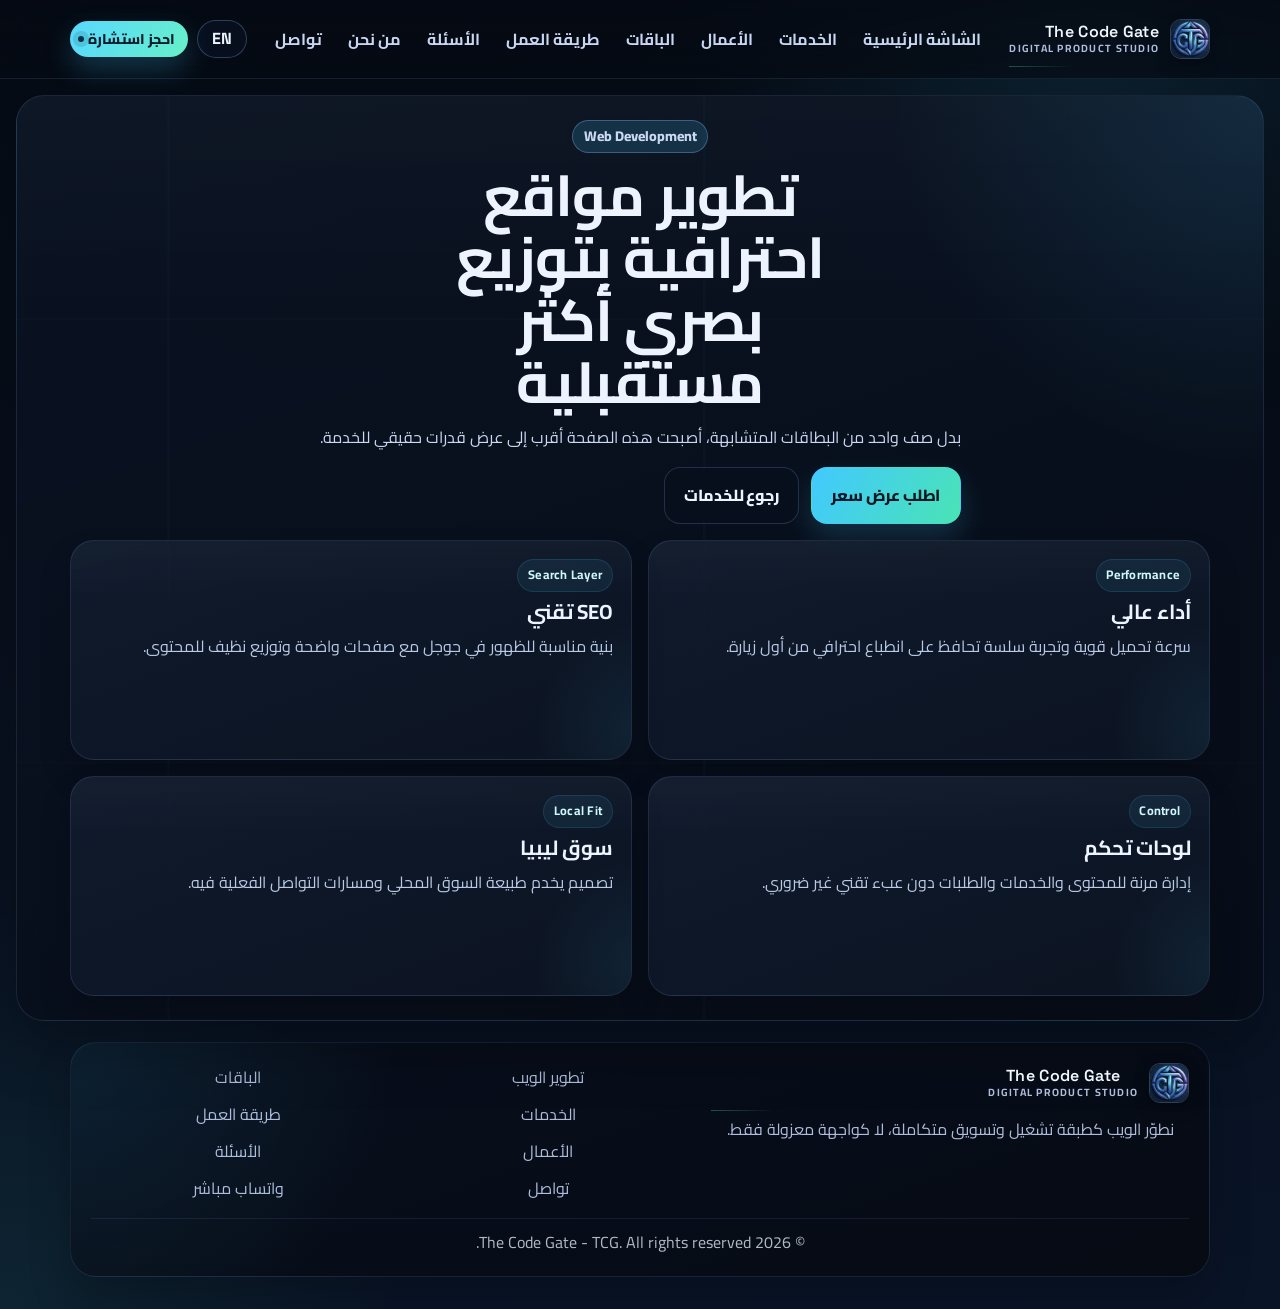
<file: web-development.html>
<!doctype html><html lang="ar" dir="rtl"><head><meta charset="UTF-8"><meta name="viewport" content="width=device-width, initial-scale=1.0"><title>تطوير مواقع في ليبيا | TCG</title><meta name="description" content="خدمة تطوير مواقع احترافية في ليبيا من TCG."><meta name="keywords" content="TCG, The Code Gate, تطوير مواقع ليبيا, تصميم مواقع ليبيا, مواقع شركات ليبيا, صفحات هبوط ليبيا, خدمات TCG"><meta name="ga4-measurement-id" content=""><link rel="canonical" href="https://tcg.com.ly/web-development.html"><link rel="icon" type="image/png" sizes="48x48" href="/favicon-48x48.png"><link rel="apple-touch-icon" sizes="180x180" href="/apple-touch-icon.png"><link rel="preconnect" href="https://fonts.googleapis.com"><link rel="preconnect" href="https://fonts.gstatic.com" crossorigin><link href="https://fonts.googleapis.com/css2?family=Cairo:wght@400;600;700&family=Space+Grotesk:wght@600&display=swap" rel="stylesheet"><link rel="stylesheet" href="style.css"></head><body class="section-match page-web"><header class="site-header"><nav class="container nav"><a href="index.html" class="logo"><img src="assets/logotcg.jpeg" alt="TCG Logo" class="logo-img" width="40" height="40"><span class="logo-text-wrap"><span class="logo-title">The Code Gate</span><span class="logo-subtitle">Digital Product Studio</span></span></a><button id="menuBtn" class="menu-btn" aria-label="فتح القائمة" aria-expanded="false" aria-controls="menu">☰</button><ul id="menu" class="menu"><li><a href="index.html" data-i18n="nav.home">الشاشة الرئيسية</a></li><li><a href="services.html" data-i18n="nav.services">الخدمات</a></li><li><a href="portfolio.html" data-i18n="nav.portfolio">الأعمال</a></li><li><a href="pricing.html" data-i18n="nav.pricing">الباقات</a></li><li><a href="work.html" data-i18n="nav.work">طريقة العمل</a></li><li><a href="faq.html" data-i18n="nav.faq">الأسئلة</a></li><li><a href="about.html" data-i18n="nav.about">من نحن</a></li><li><a href="contact.html" data-i18n="nav.contact">تواصل</a></li></ul><div class="nav-actions"><a id="langToggle" class="lang-toggle" href="?lang=en" role="button" aria-label="Switch language">EN</a><a class="nav-cta" href="contact.html" data-i18n="nav.cta">احجز استشارة</a></div></nav></header><div id="menuOverlay" class="menu-overlay" aria-hidden="true"></div><main><section class="section-stage container"><div class="section-stage-top reveal"><p class="badge">Web Development</p><h1>تطوير مواقع احترافية بتوزيع بصري أكثر مستقبلية</h1><p>بدل صف واحد من البطاقات المتشابهة، أصبحت هذه الصفحة أقرب إلى عرض قدرات حقيقي للخدمة.</p><div class="hero-actions"><a class="btn btn-primary" href="contact.html">اطلب عرض سعر</a><a class="btn btn-secondary" href="services.html">رجوع للخدمات</a></div></div><div class="section-stage-grid reveal orbit-grid"><article class="future-card orbit-card"><span class="tile-kicker">Performance</span><strong>أداء عالي</strong><p>سرعة تحميل قوية وتجربة سلسة تحافظ على انطباع احترافي من أول زيارة.</p></article><article class="future-card orbit-card"><span class="tile-kicker">Search Layer</span><strong>SEO تقني</strong><p>بنية مناسبة للظهور في جوجل مع صفحات واضحة وتوزيع نظيف للمحتوى.</p></article><article class="future-card orbit-card"><span class="tile-kicker">Control</span><strong>لوحات تحكم</strong><p>إدارة مرنة للمحتوى والخدمات والطلبات دون عبء تقني غير ضروري.</p></article><article class="future-card orbit-card"><span class="tile-kicker">Local Fit</span><strong>سوق ليبيا</strong><p>تصميم يخدم طبيعة السوق المحلي ومسارات التواصل الفعلية فيه.</p></article></div></section></main><footer class="site-footer"><div class="container footer-shell"><div class="footer-brand"><a href="index.html" class="logo footer-logo"><img src="assets/logotcg.jpeg" alt="TCG Logo" class="logo-img" width="40" height="40"><span class="logo-text-wrap"><span class="logo-title">The Code Gate</span><span class="logo-subtitle">Digital Product Studio</span></span></a><p>نطوّر الويب كطبقة تشغيل وتسويق متكاملة، لا كواجهة معزولة فقط.</p></div><div class="footer-links"><a href="web-development.html">تطوير الويب</a><a href="services.html">الخدمات</a><a href="portfolio.html">الأعمال</a><a href="contact.html">تواصل</a></div><div class="footer-links"><a href="pricing.html">الباقات</a><a href="work.html">طريقة العمل</a><a href="faq.html">الأسئلة</a><a href="https://wa.me/218946510065" target="_blank" rel="noopener noreferrer">واتساب مباشر</a></div><p class="footer-meta">© 2026 The Code Gate - TCG. All rights reserved.</p></div></footer><script src="script.js?v=20260311-2" defer></script></body></html>
</file>
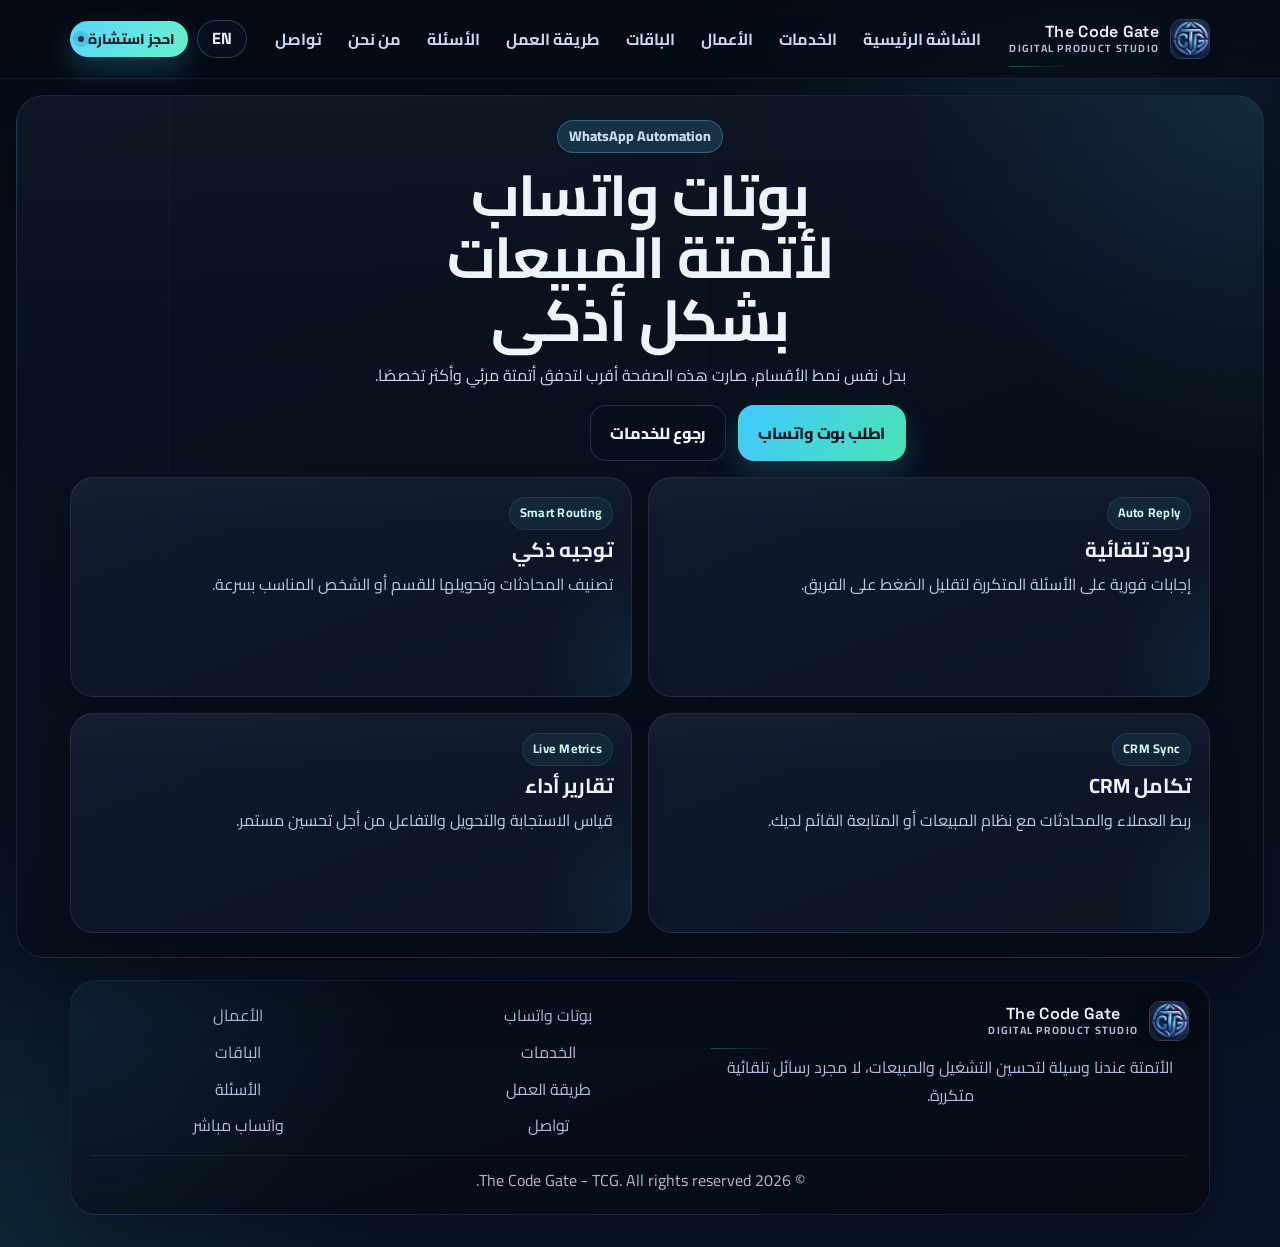
<file: whatsapp-automation.html>
<!doctype html><html lang="ar" dir="rtl"><head><meta charset="UTF-8"><meta name="viewport" content="width=device-width, initial-scale=1.0"><title>بوتات واتساب في ليبيا | TCG</title><meta name="description" content="خدمة أتمتة واتساب للأعمال في ليبيا من TCG."><meta name="keywords" content="TCG, The Code Gate, بوت واتساب ليبيا, أتمتة واتساب ليبيا, واتساب للأعمال ليبيا, خدمات TCG, WhatsApp Automation Libya"><meta name="ga4-measurement-id" content=""><link rel="canonical" href="https://tcg.com.ly/whatsapp-automation.html"><link rel="icon" type="image/png" sizes="48x48" href="/favicon-48x48.png"><link rel="apple-touch-icon" sizes="180x180" href="/apple-touch-icon.png"><link rel="preconnect" href="https://fonts.googleapis.com"><link rel="preconnect" href="https://fonts.gstatic.com" crossorigin><link href="https://fonts.googleapis.com/css2?family=Cairo:wght@400;600;700&family=Space+Grotesk:wght@600&display=swap" rel="stylesheet"><link rel="stylesheet" href="style.css"></head><body class="section-match page-automation"><header class="site-header"><nav class="container nav"><a href="index.html" class="logo"><img src="assets/logotcg.jpeg" alt="TCG Logo" class="logo-img" width="40" height="40"><span class="logo-text-wrap"><span class="logo-title">The Code Gate</span><span class="logo-subtitle">Digital Product Studio</span></span></a><button id="menuBtn" class="menu-btn" aria-label="فتح القائمة" aria-expanded="false" aria-controls="menu">☰</button><ul id="menu" class="menu"><li><a href="index.html" data-i18n="nav.home">الشاشة الرئيسية</a></li><li><a href="services.html" data-i18n="nav.services">الخدمات</a></li><li><a href="portfolio.html" data-i18n="nav.portfolio">الأعمال</a></li><li><a href="pricing.html" data-i18n="nav.pricing">الباقات</a></li><li><a href="work.html" data-i18n="nav.work">طريقة العمل</a></li><li><a href="faq.html" data-i18n="nav.faq">الأسئلة</a></li><li><a href="about.html" data-i18n="nav.about">من نحن</a></li><li><a href="contact.html" data-i18n="nav.contact">تواصل</a></li></ul><div class="nav-actions"><a id="langToggle" class="lang-toggle" href="?lang=en" role="button" aria-label="Switch language">EN</a><a class="nav-cta" href="contact.html" data-i18n="nav.cta">احجز استشارة</a></div></nav></header><div id="menuOverlay" class="menu-overlay" aria-hidden="true"></div><main><section class="section-stage container"><div class="section-stage-top reveal"><p class="badge">WhatsApp Automation</p><h1>بوتات واتساب لأتمتة المبيعات بشكل أذكى</h1><p>بدل نفس نمط الأقسام، صارت هذه الصفحة أقرب لتدفق أتمتة مرئي وأكثر تخصصًا.</p><div class="hero-actions"><a class="btn btn-primary" href="contact.html">اطلب بوت واتساب</a><a class="btn btn-secondary" href="services.html">رجوع للخدمات</a></div></div><div class="section-stage-grid reveal auto-grid"><article class="future-card auto-card"><span class="tile-kicker">Auto Reply</span><strong>ردود تلقائية</strong><p>إجابات فورية على الأسئلة المتكررة لتقليل الضغط على الفريق.</p></article><article class="future-card auto-card"><span class="tile-kicker">Smart Routing</span><strong>توجيه ذكي</strong><p>تصنيف المحادثات وتحويلها للقسم أو الشخص المناسب بسرعة.</p></article><article class="future-card auto-card"><span class="tile-kicker">CRM Sync</span><strong>تكامل CRM</strong><p>ربط العملاء والمحادثات مع نظام المبيعات أو المتابعة القائم لديك.</p></article><article class="future-card auto-card"><span class="tile-kicker">Live Metrics</span><strong>تقارير أداء</strong><p>قياس الاستجابة والتحويل والتفاعل من أجل تحسين مستمر.</p></article></div></section></main><footer class="site-footer"><div class="container footer-shell"><div class="footer-brand"><a href="index.html" class="logo footer-logo"><img src="assets/logotcg.jpeg" alt="TCG Logo" class="logo-img" width="40" height="40"><span class="logo-text-wrap"><span class="logo-title">The Code Gate</span><span class="logo-subtitle">Digital Product Studio</span></span></a><p>الأتمتة عندنا وسيلة لتحسين التشغيل والمبيعات، لا مجرد رسائل تلقائية متكررة.</p></div><div class="footer-links"><a href="whatsapp-automation.html">بوتات واتساب</a><a href="services.html">الخدمات</a><a href="work.html">طريقة العمل</a><a href="contact.html">تواصل</a></div><div class="footer-links"><a href="portfolio.html">الأعمال</a><a href="pricing.html">الباقات</a><a href="faq.html">الأسئلة</a><a href="https://wa.me/218946510065" target="_blank" rel="noopener noreferrer">واتساب مباشر</a></div><p class="footer-meta">© 2026 The Code Gate - TCG. All rights reserved.</p></div></footer><script src="script.js?v=20260311-2" defer></script></body></html>
</file>
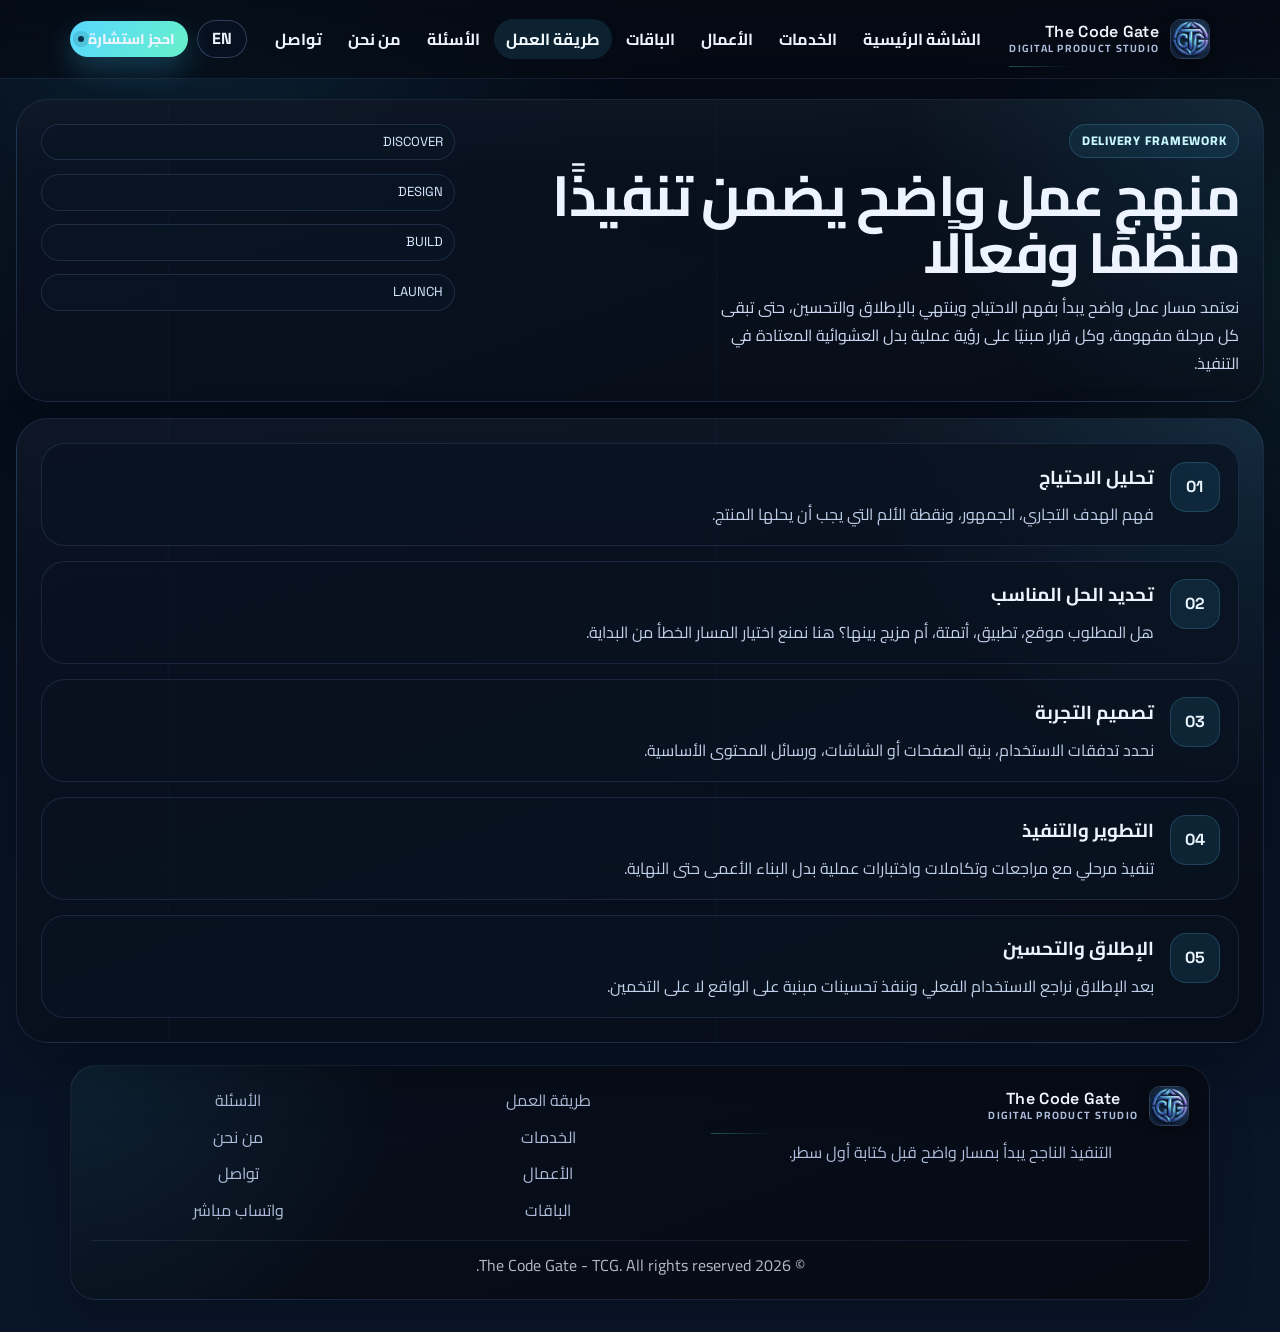
<file: work.html>
<!doctype html>
<html lang="ar" dir="rtl">
<head>
  <meta charset="UTF-8">
  <meta name="viewport" content="width=device-width, initial-scale=1.0">
  <title>طريقة العمل | TCG</title>
  <meta name="description" content="اكتشف طريقة عمل TCG من تحليل الاحتياج إلى التصميم، التطوير، الإطلاق، والتحسين المستمر للمشاريع الرقمية.">
  <meta name="keywords" content="TCG, The Code Gate, طريقة عمل TCG, مراحل تنفيذ المشاريع, تطوير مواقع ليبيا, تنفيذ تطبيقات موبايل, أتمتة أعمال ليبيا">
  <meta name="ga4-measurement-id" content="">
  <link rel="canonical" href="https://tcg.com.ly/work.html">
  <link rel="icon" type="image/png" sizes="48x48" href="/favicon-48x48.png">
  <link rel="apple-touch-icon" sizes="180x180" href="/apple-touch-icon.png">
  <link rel="preconnect" href="https://fonts.googleapis.com">
  <link rel="preconnect" href="https://fonts.gstatic.com" crossorigin>
  <link href="https://fonts.googleapis.com/css2?family=Cairo:wght@400;600;700&family=Space+Grotesk:wght@600&display=swap" rel="stylesheet">
  <link rel="stylesheet" href="style.css">
  <link rel="stylesheet" href="inner-pages.css">
</head>
<body class="inner-future page-work">
  <header class="site-header">
    <nav class="container nav">
      <a href="index.html" class="logo">
        <img src="assets/logotcg.jpeg" alt="TCG Logo" class="logo-img" width="40" height="40">
        <span class="logo-text-wrap">
          <span class="logo-title">The Code Gate</span>
          <span class="logo-subtitle">Digital Product Studio</span>
        </span>
      </a>
      <button id="menuBtn" class="menu-btn" aria-label="فتح القائمة" aria-expanded="false" aria-controls="menu">☰</button>
      <ul id="menu" class="menu">
        <li><a href="index.html" data-i18n="nav.home">الشاشة الرئيسية</a></li>
        <li><a href="services.html" data-i18n="nav.services">الخدمات</a></li>
        <li><a href="portfolio.html" data-i18n="nav.portfolio">الأعمال</a></li>
        <li><a href="pricing.html" data-i18n="nav.pricing">الباقات</a></li>
        <li><a href="work.html" data-i18n="nav.work">طريقة العمل</a></li>
        <li><a href="faq.html" data-i18n="nav.faq">الأسئلة</a></li>
        <li><a href="about.html" data-i18n="nav.about">من نحن</a></li>
        <li><a href="contact.html" data-i18n="nav.contact">تواصل</a></li>
      </ul>
      <div class="nav-actions">
        <a id="langToggle" class="lang-toggle" href="?lang=en" role="button" aria-label="Switch language">EN</a>
        <a class="nav-cta" href="contact.html" data-i18n="nav.cta">احجز استشارة</a>
      </div>
    </nav>
  </header>
  <div id="menuOverlay" class="menu-overlay" aria-hidden="true"></div>

  <main class="studio-page">
    <section class="studio-shell studio-hero reveal">
      <div class="studio-hero-copy">
        <span class="studio-eyebrow">Delivery Framework</span>
        <h1>منهج عمل واضح يضمن تنفيذًا منظمًا وفعالًا</h1>
        <p>نعتمد مسار عمل واضح يبدأ بفهم الاحتياج وينتهي بالإطلاق والتحسين، حتى تبقى كل مرحلة مفهومة، وكل قرار مبنيًا على رؤية عملية بدل العشوائية المعتادة في التنفيذ.</p>
      </div>
      <div class="studio-flow-mini">
        <span>DISCOVER</span>
        <span>DESIGN</span>
        <span>BUILD</span>
        <span>LAUNCH</span>
      </div>
    </section>

    <section class="studio-shell reveal">
      <div class="studio-timeline">
        <article class="studio-timeline-step">
          <span>01</span>
          <div>
            <h3>تحليل الاحتياج</h3>
            <p>فهم الهدف التجاري، الجمهور، ونقطة الألم التي يجب أن يحلها المنتج.</p>
          </div>
        </article>
        <article class="studio-timeline-step">
          <span>02</span>
          <div>
            <h3>تحديد الحل المناسب</h3>
            <p>هل المطلوب موقع، تطبيق، أتمتة، أم مزيج بينها؟ هنا نمنع اختيار المسار الخطأ من البداية.</p>
          </div>
        </article>
        <article class="studio-timeline-step">
          <span>03</span>
          <div>
            <h3>تصميم التجربة</h3>
            <p>نحدد تدفقات الاستخدام، بنية الصفحات أو الشاشات، ورسائل المحتوى الأساسية.</p>
          </div>
        </article>
        <article class="studio-timeline-step">
          <span>04</span>
          <div>
            <h3>التطوير والتنفيذ</h3>
            <p>تنفيذ مرحلي مع مراجعات وتكاملات واختبارات عملية بدل البناء الأعمى حتى النهاية.</p>
          </div>
        </article>
        <article class="studio-timeline-step">
          <span>05</span>
          <div>
            <h3>الإطلاق والتحسين</h3>
            <p>بعد الإطلاق نراجع الاستخدام الفعلي وننفذ تحسينات مبنية على الواقع لا على التخمين.</p>
          </div>
        </article>
      </div>
    </section>
  </main>

  <footer class="site-footer">
    <div class="container footer-shell">
      <div class="footer-brand">
        <a href="index.html" class="logo footer-logo">
          <img src="assets/logotcg.jpeg" alt="TCG Logo" class="logo-img" width="40" height="40">
          <span class="logo-text-wrap">
            <span class="logo-title">The Code Gate</span>
            <span class="logo-subtitle">Digital Product Studio</span>
          </span>
        </a>
        <p>التنفيذ الناجح يبدأ بمسار واضح قبل كتابة أول سطر.</p>
      </div>
      <div class="footer-links">
        <a href="work.html">طريقة العمل</a>
        <a href="services.html">الخدمات</a>
        <a href="portfolio.html">الأعمال</a>
        <a href="pricing.html">الباقات</a>
      </div>
      <div class="footer-links">
        <a href="faq.html">الأسئلة</a>
        <a href="about.html">من نحن</a>
        <a href="contact.html">تواصل</a>
        <a href="https://wa.me/218946510065" target="_blank" rel="noopener noreferrer">واتساب مباشر</a>
      </div>
      <p class="footer-meta">© 2026 The Code Gate - TCG. All rights reserved.</p>
    </div>
  </footer>

  <script src="script.js?v=20260311-2" defer></script>
</body>
</html>
</file>
<file: style.css>
:root {
  --bg: #070d18;
  --bg-soft: #0d1628;
  --surface: #111d34;
  --surface-2: #0f1a2f;
  --surface-3: #0b1425;
  --text: #eef4ff;
  --muted: #aebddb;
  --line: rgba(123, 155, 214, 0.26);
  --brand: #41c9ff;
  --brand-2: #4ae3b5;
  --brand-dark: #0c1322;
  --warn: #ffca7a;
  --radius: 18px;
  --radius-sm: 12px;
  --shadow-sm: 0 10px 24px rgba(0, 0, 0, 0.28);
  --shadow-md: 0 20px 44px rgba(0, 0, 0, 0.34);
  --max: 1140px;
}

* {
  box-sizing: border-box;
}

html {
  scroll-behavior: smooth;
}

html,
body {
  margin: 0;
  padding: 0;
}

body {
  font-family: "Cairo", "Segoe UI", sans-serif;
  color: var(--text);
  background:
    radial-gradient(circle at 92% -10%, rgba(65, 201, 255, 0.15), transparent 40%),
    radial-gradient(circle at -8% 80%, rgba(74, 227, 181, 0.14), transparent 36%),
    var(--bg);
  line-height: 1.75;
}

body.nav-open {
  overflow: hidden;
}

section {
  scroll-margin-top: 96px;
}

.container {
  width: min(var(--max), calc(100% - 2rem));
  margin: 0 auto;
}

.bg-grid {
  display: none;
}

.bg-noise,
.bg-shape {
  position: fixed;
  z-index: -1;
  pointer-events: none;
}

.bg-noise {
  inset: 0;
  opacity: 0.12;
  background-image: radial-gradient(circle, rgba(255, 255, 255, 0.14) 1px, transparent 1px);
  background-size: 3px 3px;
}

.bg-shape {
  filter: blur(90px);
}

.bg-shape-1 {
  top: -120px;
  right: -100px;
  width: 320px;
  height: 320px;
  border-radius: 50%;
  background: rgba(65, 201, 255, 0.24);
}

.bg-shape-2 {
  bottom: -180px;
  left: -120px;
  width: 360px;
  height: 360px;
  border-radius: 50%;
  background: rgba(74, 227, 181, 0.18);
}

.site-header {
  position: sticky;
  top: 0;
  z-index: 50;
  backdrop-filter: blur(10px);
  background: rgba(7, 13, 24, 0.82);
  border-bottom: 1px solid var(--line);
}

.nav {
  min-height: 76px;
  display: flex;
  align-items: center;
  justify-content: space-between;
  gap: 0.75rem;
}

.nav-actions {
  display: flex;
  align-items: center;
  gap: 0.55rem;
}

.logo {
  text-decoration: none;
  display: flex;
  align-items: center;
  gap: 0.68rem;
}

.logo-img {
  width: 40px;
  height: 40px;
  object-fit: cover;
  border-radius: 11px;
  border: 1px solid rgba(123, 155, 214, 0.35);
  box-shadow: 0 6px 16px rgba(0, 0, 0, 0.32);
}

.logo-text-wrap {
  display: flex;
  flex-direction: column;
  line-height: 1.05;
}

.logo-title {
  color: #f2f6ff;
  font-family: "Space Grotesk", "Verdana", sans-serif;
  font-size: 1rem;
  letter-spacing: 0.02em;
  font-weight: 600;
}

.logo-subtitle {
  color: var(--muted);
  font-size: 0.66rem;
  font-weight: 700;
  letter-spacing: 0.12em;
  text-transform: uppercase;
  margin-top: 0.14rem;
}

.menu {
  list-style: none;
  margin: 0;
  padding: 0;
  display: flex;
  align-items: center;
  gap: 0.18rem;
}

.menu a {
  text-decoration: none;
  color: var(--muted);
  font-weight: 700;
  padding: 0.34rem 0.72rem;
  border-radius: 999px;
  transition: color 0.2s ease, background 0.2s ease;
}

.menu a:hover,
.menu a.active {
  color: var(--text);
  background: rgba(65, 201, 255, 0.18);
}

.nav-cta {
  text-decoration: none;
  color: #061b2c;
  background: linear-gradient(120deg, var(--brand), var(--brand-2));
  border-radius: 999px;
  font-weight: 800;
  font-size: 0.88rem;
  padding: 0.38rem 0.78rem 0.38rem 1.15rem;
  box-shadow: 0 8px 20px rgba(65, 201, 255, 0.25);
  position: relative;
}

.nav-cta::before {
  content: "";
  position: absolute;
  left: 0.48rem;
  top: 50%;
  width: 6px;
  height: 6px;
  border-radius: 50%;
  transform: translateY(-50%);
  background: #07314b;
  box-shadow: 0 0 0 5px rgba(7, 49, 75, 0.14);
}

.lang-toggle {
  border: 1px solid rgba(123, 155, 214, 0.34);
  background: rgba(9, 18, 33, 0.82);
  color: var(--text);
  border-radius: 999px;
  min-width: 50px;
  height: 38px;
  padding: 0 0.85rem;
  display: inline-flex;
  align-items: center;
  justify-content: center;
  text-decoration: none;
  font-family: "Space Grotesk", "Verdana", sans-serif;
  font-weight: 700;
  cursor: pointer;
  transition: border-color 0.2s ease, background 0.2s ease, transform 0.2s ease;
}

.lang-toggle:hover {
  transform: translateY(-1px);
  border-color: rgba(74, 227, 181, 0.42);
  background: rgba(13, 24, 43, 0.94);
}

.menu-btn {
  display: none;
  width: 42px;
  height: 42px;
  border-radius: 10px;
  border: 1px solid var(--line);
  background: rgba(11, 20, 37, 0.85);
  color: var(--text);
  font-size: 1.1rem;
}

.menu-overlay {
  display: none;
}

.hero {
  display: grid;
  grid-template-columns: 1.16fr 0.84fr;
  gap: 0.9rem;
  padding: 3.3rem 0 2rem;
}

.hero-text,
.hero-showcase,
.stat,
.card,
.portfolio-item,
.plan,
.quote,
.tech,
.local-seo,
.cta-band {
  border: 1px solid var(--line);
  border-radius: var(--radius);
  background: linear-gradient(160deg, rgba(18, 31, 55, 0.9), rgba(13, 24, 43, 0.9));
  box-shadow: var(--shadow-sm);
  position: relative;
  overflow: hidden;
}

.hero-text::before,
.hero-showcase::before,
.stat::before,
.card::before,
.portfolio-item::before,
.plan::before,
.quote::before,
.tech::before,
.cta-band::before {
  content: "";
  position: absolute;
  inset: 0;
  pointer-events: none;
  background: linear-gradient(120deg, transparent 0%, rgba(255, 255, 255, 0.045) 48%, transparent 100%);
  opacity: 0;
  transition: opacity 0.22s ease;
}

.hero-text:hover::before,
.hero-showcase:hover::before,
.stat:hover::before,
.card:hover::before,
.portfolio-item:hover::before,
.plan:hover::before,
.quote:hover::before,
.tech:hover::before,
.work:hover::before,
.about:hover::before,
.faq:hover::before,
.contact:hover::before,
.cta-band:hover::before {
  opacity: 1;
}

.hero-text {
  padding: 1.6rem;
}

.badge {
  display: inline-flex;
  border-radius: 999px;
  padding: 0.2rem 0.67rem;
  background: rgba(65, 201, 255, 0.16);
  border: 1px solid rgba(132, 185, 255, 0.34);
  color: #daf0ff;
  font-size: 0.88rem;
  font-weight: 800;
}

h1 {
  margin: 0.72rem 0;
  font-size: clamp(2rem, 3.1vw, 3.2rem);
  line-height: 1.2;
}

.hero-copy {
  margin: 0;
  color: var(--muted);
  max-width: 60ch;
}

.hero-actions {
  margin-top: 1.15rem;
  display: flex;
  flex-wrap: wrap;
  gap: 0.62rem;
}

.btn {
  border: 1px solid transparent;
  text-decoration: none;
  border-radius: 12px;
  font-weight: 800;
  padding: 0.62rem 0.95rem;
  display: inline-flex;
  align-items: center;
  justify-content: center;
  cursor: pointer;
  transition: transform 0.18s ease, box-shadow 0.2s ease;
}

.btn:hover {
  transform: translateY(-1px);
}

.btn-primary {
  color: #071725;
  background: linear-gradient(120deg, var(--brand), var(--brand-2));
  box-shadow: 0 10px 24px rgba(65, 201, 255, 0.24);
}

.btn-secondary {
  color: var(--text);
  border-color: rgba(123, 155, 214, 0.46);
  background: rgba(11, 20, 37, 0.85);
}

.hero-proof {
  margin-top: 1.1rem;
  display: grid;
  grid-template-columns: repeat(3, minmax(0, 1fr));
  gap: 0.45rem;
}

.proof-item {
  border: 1px solid rgba(123, 155, 214, 0.3);
  border-radius: var(--radius-sm);
  background: rgba(9, 16, 30, 0.72);
  padding: 0.54rem 0.62rem;
}

.proof-item strong {
  display: block;
  color: #8cd8ff;
  font-family: "Space Grotesk", "Verdana", sans-serif;
  font-size: 1.1rem;
  line-height: 1.1;
}

.proof-item span {
  color: var(--muted);
  font-size: 0.84rem;
}

.hero-showcase {
  padding: 1.15rem;
}

.showcase-title {
  margin: 0 0 0.7rem;
  color: #8cd8ff;
  font-size: 0.94rem;
  font-weight: 800;
}

.showcase-list {
  display: grid;
  gap: 0.55rem;
}

.showcase-item {
  border: 1px solid rgba(123, 155, 214, 0.3);
  border-radius: var(--radius-sm);
  background: rgba(9, 16, 30, 0.72);
  padding: 0.66rem;
}

.showcase-item h3 {
  margin: 0;
  font-size: 0.95rem;
  font-family: "Space Grotesk", "Verdana", sans-serif;
}

.showcase-item p {
  margin: 0.18rem 0 0;
  color: var(--muted);
  font-size: 0.9rem;
}

.showcase-note {
  margin-top: 0.72rem;
  display: flex;
  flex-wrap: wrap;
  gap: 0.35rem;
}

.showcase-note span {
  border: 1px solid rgba(123, 155, 214, 0.3);
  border-radius: 999px;
  background: rgba(9, 16, 30, 0.6);
  color: var(--muted);
  font-size: 0.8rem;
  padding: 0.14rem 0.55rem;
}

.stats {
  display: grid;
  grid-template-columns: repeat(4, minmax(0, 1fr));
  gap: 0.66rem;
  margin-top: 0.5rem;
}

.stat {
  padding: 0.82rem;
  text-align: center;
}

.stat .num {
  margin: 0;
  font-family: "Space Grotesk", "Verdana", sans-serif;
  color: #8cd8ff;
  font-size: clamp(1.45rem, 2vw, 1.95rem);
}

.stat p:last-child {
  margin: 0.16rem 0 0;
  color: var(--muted);
}

.section-title {
  margin: 0 0 0.95rem;
  font-size: clamp(1.35rem, 2.1vw, 2.05rem);
  line-height: 1.3;
  display: inline-block;
  position: relative;
  background: linear-gradient(120deg, #eef4ff, #9adfff);
  -webkit-background-clip: text;
  background-clip: text;
  color: transparent;
}

.section-title::after {
  content: "";
  position: absolute;
  right: 0;
  bottom: -0.22rem;
  width: 44%;
  height: 2px;
  border-radius: 999px;
  background: linear-gradient(120deg, var(--brand), transparent);
}

.services,
.portfolio,
.pricing,
.testimonials {
  padding: 1rem 0;
}

.cards,
.portfolio-grid,
.plans,
.testimonial-grid,
.steps {
  display: grid;
  grid-template-columns: repeat(2, minmax(0, 1fr));
  gap: 0.75rem;
}

.card,
.portfolio-item,
.plan,
.quote {
  padding: 1rem;
}

.card,
.portfolio-item,
.plan,
.quote,
.stat,
.showcase-item,
.proof-item {
  transition: transform 0.2s ease, border-color 0.2s ease;
}

.card:hover,
.portfolio-item:hover,
.plan:hover,
.quote:hover,
.stat:hover {
  transform: translateY(-3px);
  border-color: rgba(141, 188, 255, 0.48);
}

.card h3,
.portfolio-item h3,
.plan h3 {
  margin: 0;
}

.card p,
.portfolio-item p,
.plan-sub,
.plan ul,
.quote cite,
.about p,
.faq p,
.contact p {
  color: var(--muted);
}

.service-link {
  display: inline-block;
  margin-top: 0.55rem;
  color: #a9ebff;
  text-decoration: none;
  font-weight: 700;
  border-bottom: 1px dashed rgba(169, 235, 255, 0.4);
}

.service-link:hover {
  color: #d5fff3;
  border-bottom-color: rgba(213, 255, 243, 0.75);
}

.portfolio-tag {
  display: inline-flex;
  margin: 0 0 0.3rem;
  border-radius: 999px;
  border: 1px solid rgba(123, 155, 214, 0.36);
  background: rgba(65, 201, 255, 0.14);
  color: #8cd8ff;
  font-size: 0.78rem;
  padding: 0.15rem 0.52rem;
}

.portfolio-item a {
  text-decoration: none;
  color: #8cd8ff;
  font-weight: 700;
}

.tech {
  padding: 1rem;
  margin-top: 0.6rem;
}

.tech-list {
  display: flex;
  flex-wrap: wrap;
  gap: 0.45rem;
}

.tech-list span {
  border: 1px solid rgba(123, 155, 214, 0.34);
  background: rgba(65, 201, 255, 0.1);
  border-radius: 999px;
  padding: 0.24rem 0.62rem;
  color: #8cd8ff;
  font-family: "Space Grotesk", "Verdana", sans-serif;
  font-size: 0.86rem;
}

.plan-sub {
  margin: 0.25rem 0 0.55rem;
  color: #8cd8ff;
  font-weight: 700;
}

.plan ul {
  margin: 0 0 0.88rem;
  padding-right: 1rem;
}

.plan-featured {
  border-color: rgba(141, 188, 255, 0.58);
  box-shadow: var(--shadow-md);
}

.quote {
  margin: 0;
}

.quote p {
  margin: 0;
}

.quote cite {
  margin-top: 0.55rem;
  display: block;
  font-style: normal;
}

.cta-band {
  padding: 1.1rem;
  margin-top: 1rem;
}

.step {
  border: 1px solid rgba(123, 155, 214, 0.3);
  border-radius: var(--radius-sm);
  background: rgba(9, 16, 30, 0.72);
  padding: 0.7rem;
  display: flex;
  align-items: center;
  gap: 0.5rem;
}

.step span {
  width: 28px;
  height: 28px;
  border-radius: 50%;
  display: inline-grid;
  place-items: center;
  background: linear-gradient(120deg, var(--brand), var(--brand-2));
  color: var(--brand-dark);
  font-family: "Space Grotesk", "Verdana", sans-serif;
  font-weight: 700;
}

.faq details {
  border: 1px solid rgba(123, 155, 214, 0.3);
  border-radius: var(--radius-sm);
  background: rgba(9, 16, 30, 0.72);
  padding: 0.66rem;
  margin-bottom: 0.5rem;
}

.faq summary {
  cursor: pointer;
  font-weight: 700;
}

.contact-info {
  border: 1px solid rgba(123, 155, 214, 0.3);
  border-radius: var(--radius-sm);
  background: rgba(9, 16, 30, 0.72);
  padding: 0.7rem;
  margin-bottom: 0.85rem;
}

.contact-info p {
  margin: 0.16rem 0;
}

.contact-info a {
  text-decoration: none;
  color: #8cd8ff;
  font-weight: 700;
}

.contact-form {
  display: grid;
  gap: 0.42rem;
}

.contact-form label {
  font-weight: 700;
}

.contact-form input,
.contact-form textarea,
.contact-form select {
  border: 1px solid rgba(123, 155, 214, 0.34);
  border-radius: 10px;
  padding: 0.66rem;
  background: rgba(8, 14, 26, 0.9);
  color: var(--text);
  font-family: inherit;
  outline: none;
  transition: border-color 0.2s ease, box-shadow 0.2s ease;
}

.contact-form input:focus,
.contact-form textarea:focus,
.contact-form select:focus {
  border-color: rgba(101, 182, 255, 0.8);
  box-shadow: 0 0 0 3px rgba(65, 201, 255, 0.16);
}

.contact-form textarea {
  resize: vertical;
}

.form-status {
  margin: 0.1rem 0 0;
  min-height: 1.1rem;
  color: var(--warn);
  font-weight: 700;
}

.cta-band {
  display: flex;
  align-items: center;
  justify-content: space-between;
  gap: 0.9rem;
  margin-bottom: 1rem;
  background:
    linear-gradient(145deg, rgba(65, 201, 255, 0.13), transparent 35%),
    linear-gradient(210deg, rgba(74, 227, 181, 0.12), transparent 30%),
    linear-gradient(160deg, rgba(18, 31, 55, 0.9), rgba(13, 24, 43, 0.9));
}

.cta-band h2 {
  margin: 0 0 0.15rem;
  font-size: clamp(1.2rem, 2vw, 1.75rem);
}

.cta-band p {
  margin: 0;
  color: var(--muted);
}

.hero-modern {
  grid-template-columns: 1fr;
  border-radius: var(--radius);
  overflow: clip;
  min-height: 460px;
  background:
    linear-gradient(115deg, rgba(7, 13, 24, 0.9) 24%, rgba(7, 13, 24, 0.46) 64%, rgba(7, 13, 24, 0.94) 100%),
    url("assets/hero-ai-tech.svg");
  background-size: 136% auto;
  background-position: 50% center;
  border: 1px solid rgba(123, 155, 214, 0.24);
  box-shadow: 0 22px 44px rgba(0, 0, 0, 0.28);
  position: relative;
}

.hero-modern .hero-text {
  border: 0;
  box-shadow: none;
  background: transparent;
  padding: 2.4rem 1.9rem 2.1rem;
  max-width: 860px;
  margin: 0 auto;
  text-align: center;
}

.hero-modern .hero-text::before {
  display: none;
}

.hero-trust,
.hero-locations {
  margin: 0;
  color: #d6e2fb;
  font-weight: 700;
  font-size: 0.92rem;
}

.hero-locations {
  color: #9cc8e5;
  font-weight: 600;
  font-size: 0.88rem;
}

.hero-meta {
  margin-top: 0.9rem;
  padding-top: 0.76rem;
  border-top: 1px solid rgba(136, 173, 231, 0.3);
  display: grid;
  gap: 0.24rem;
}

.site-footer {
  color: var(--muted);
  text-align: center;
  padding: 1.35rem 0 2rem;
}

.floating-wa,
.scroll-top {
  position: fixed;
  bottom: 1rem;
  z-index: 60;
}

.floating-wa {
  left: 1rem;
  text-decoration: none;
  font-weight: 800;
  border-radius: 999px;
  padding: 0.5rem 0.88rem;
  color: #03192a;
  background: linear-gradient(120deg, var(--brand), var(--brand-2));
  box-shadow: 0 10px 24px rgba(65, 201, 255, 0.28);
  animation: floatSoft 2.8s ease-in-out infinite;
}

.scroll-top {
  right: 1rem;
  width: 42px;
  height: 42px;
  border-radius: 50%;
  border: 1px solid rgba(123, 155, 214, 0.34);
  background: rgba(11, 20, 37, 0.9);
  color: var(--text);
  font-size: 1.14rem;
  cursor: pointer;
  opacity: 0;
  transform: translateY(8px);
  pointer-events: none;
  transition: opacity 0.2s ease, transform 0.2s ease;
}

.scroll-top.show {
  opacity: 1;
  transform: translateY(0);
  pointer-events: auto;
}

.reveal {
  opacity: 0;
  transform: translateY(14px);
  transition: transform 0.65s ease, opacity 0.65s ease;
}

.reveal.show {
  opacity: 1;
  transform: translateY(0);
}

@keyframes floatSoft {
  0%, 100% {
    transform: translateY(0);
  }
  50% {
    transform: translateY(-2px);
  }
}

/* Homepage visual match layout */
.home-match .bg-shape {
  display: none;
}

.home-match .nav {
  display: grid;
  grid-template-columns: auto 1fr auto;
  align-items: center;
}

.home-match .menu {
  justify-self: center;
  gap: 0.02rem;
}

.home-match .menu a {
  padding: 0.34rem 0.64rem;
  font-size: 0.98rem;
}

.home-match .hero.hero-modern {
  margin-top: 0;
  min-height: calc(100svh - 76px);
  padding: 2.1rem 1.2rem 1rem;
  background-size: 126% auto;
  background-position: center 42%;
  width: 100%;
  max-width: none;
  border: 0;
  border-radius: 0;
  box-shadow: none;
  display: flex;
  flex-direction: column;
  justify-content: space-between;
}

.home-match .hero-modern .hero-text {
  max-width: 860px;
  margin: 0 auto;
  text-align: center;
  padding: 1.2rem 0 0.8rem;
  border: 0;
  border-radius: 0;
  box-shadow: none;
  background: transparent;
}

.home-match .hero-modern h1 {
  font-size: clamp(2.45rem, 3.8vw, 4.05rem);
  margin: 0.8rem 0 0.55rem;
  letter-spacing: -0.015em;
}

.home-match .hero-copy {
  max-width: 62ch;
  margin: 0 auto;
}

.home-match .hero-actions {
  justify-content: center;
}

.home-match .hero-meta {
  max-width: 700px;
  margin: 0.95rem auto 0;
  gap: 0.28rem;
}

@media (max-width: 980px) {
  .home-match .nav {
    display: flex;
  }

  .home-match .hero.hero-modern {
    min-height: auto;
    padding: 1.25rem 0.75rem 0.9rem;
    background-size: 178% auto;
    background-position: 62% 30%;
    border-radius: 0;
  }

  .home-match .hero-modern .hero-text {
    text-align: right;
    margin: 0;
    padding: 1rem 0.4rem 0.8rem;
  }

  .home-match .hero-modern h1 {
    font-size: clamp(1.95rem, 8vw, 2.45rem);
  }

  .home-match .hero-copy {
    margin: 0;
  }

  .home-match .hero-actions {
    justify-content: flex-start;
  }

  .home-match .hero-meta {
    margin: 0.82rem 0 0;
  }

}

/* Unified section pages (same design language as homepage hero) */
.section-match .bg-shape {
  display: none;
}

.section-match .section-stage {
  min-height: calc(100svh - 76px);
  width: 100%;
  max-width: none;
  margin-top: 0;
  padding: 2.1rem 1.2rem 1rem;
  display: flex;
  flex-direction: column;
  justify-content: space-between;
  background:
    linear-gradient(115deg, rgba(7, 13, 24, 0.9) 24%, rgba(7, 13, 24, 0.46) 64%, rgba(7, 13, 24, 0.94) 100%),
    url("assets/hero-ai-tech.svg");
  background-size: 126% auto;
  background-position: center 42%;
}

.section-match .section-stage-top {
  max-width: 860px;
  margin: 0 auto;
  text-align: center;
}

.section-match .section-stage-top h1 {
  margin: 0.8rem 0 0.55rem;
  font-size: clamp(2.3rem, 3.7vw, 3.95rem);
  line-height: 1.2;
  letter-spacing: -0.015em;
}

.section-match .section-stage-top p {
  color: var(--muted);
  margin: 0;
}

.section-match .section-stage-grid {
  width: min(var(--max), calc(100% - 2rem));
  margin: 1rem auto 0;
}

@media (max-width: 980px) {
  .section-match .section-stage {
    min-height: auto;
    padding: 1.25rem 0.75rem 0.9rem;
    background-size: 178% auto;
    background-position: 62% 30%;
  }

  .section-match .section-stage-top {
    margin: 0;
    text-align: right;
  }

  .section-match .section-stage-top h1 {
    font-size: clamp(1.9rem, 7.8vw, 2.4rem);
  }

  .section-match .section-stage-grid {
    width: 100%;
  }
}

@media (max-width: 980px) {
  .logo {
    gap: 0.52rem;
  }

  .logo-img {
    width: 36px;
    height: 36px;
    border-radius: 10px;
  }

  .logo-text-wrap {
    line-height: 1.02;
  }

  .logo-title {
    font-size: 0.88rem;
    font-weight: 700;
    letter-spacing: 0.015em;
  }

  .logo-subtitle {
    display: block;
    font-size: 0.53rem;
    letter-spacing: 0.16em;
    margin-top: 0.16rem;
    opacity: 0.92;
  }

  .hero {
    grid-template-columns: 1fr;
    padding-top: 2.7rem;
  }

  .hero-modern {
    background-size: 165% auto;
    background-position: 74% center;
    min-height: auto;
  }

  .hero-modern .hero-text {
    text-align: right;
    margin: 0;
    max-width: none;
    padding: 1.7rem 1rem 1.45rem;
  }

  .hero-proof {
    grid-template-columns: repeat(2, minmax(0, 1fr));
  }

  .cards,
  .portfolio-grid,
  .plans,
  .testimonial-grid,
  .steps {
    grid-template-columns: 1fr;
  }

  .stats {
    grid-template-columns: repeat(2, minmax(0, 1fr));
  }

  .cta-band {
    flex-direction: column;
    align-items: flex-start;
  }

  .nav-cta {
    display: none;
  }

  .nav-actions {
    margin-inline-start: auto;
  }

  .menu-btn {
    display: block;
    width: 44px;
    height: 44px;
    border-radius: 14px;
    border-color: rgba(123, 155, 214, 0.5);
    background: linear-gradient(165deg, rgba(11, 20, 37, 0.96), rgba(7, 14, 26, 0.96));
    box-shadow: 0 10px 22px rgba(0, 0, 0, 0.34);
    z-index: 65;
  }

  .menu {
    position: fixed;
    top: 0;
    left: 0;
    width: min(330px, 86vw);
    height: 100dvh;
    border-right: 1px solid rgba(123, 155, 214, 0.42);
    background:
      radial-gradient(circle at 12% 8%, rgba(65, 201, 255, 0.18), transparent 44%),
      linear-gradient(180deg, rgba(7, 13, 24, 0.995), rgba(9, 16, 30, 0.995));
    border-radius: 0 24px 24px 0;
    padding: 6.2rem 1rem 1.2rem;
    display: flex;
    flex-direction: column;
    align-items: stretch;
    gap: 0.52rem;
    box-shadow: 0 28px 48px rgba(0, 0, 0, 0.46);
    transform: translateX(calc(-100% - 20px));
    opacity: 0;
    visibility: hidden;
    pointer-events: none;
    transition: transform 0.28s ease, opacity 0.24s ease;
    z-index: 70;
  }

  .menu::before {
    content: "التنقل";
    display: block;
    font-size: 0.74rem;
    color: var(--muted);
    letter-spacing: 0.08em;
    margin: 0.1rem 0 0.4rem;
    padding: 0 0.32rem;
  }

  .menu li {
    width: 100%;
  }

  .menu.open {
    transform: translateX(0);
    opacity: 1;
    visibility: visible;
    pointer-events: auto;
  }

  .menu a {
    display: flex;
    align-items: center;
    justify-content: space-between;
    padding: 0.72rem 0.9rem;
    font-size: 1.04rem;
    font-weight: 700;
    color: var(--text);
    background: linear-gradient(145deg, rgba(65, 201, 255, 0.1), rgba(74, 227, 181, 0.04));
    border: 1px solid rgba(123, 155, 214, 0.3);
    border-radius: 14px;
  }

  .menu a::after {
    content: "←";
    font-size: 0.88rem;
    color: rgba(196, 216, 255, 0.75);
    transition: transform 0.2s ease, color 0.2s ease;
  }

  .menu a:hover,
  .menu a.active {
    color: #f5fbff;
    border-color: rgba(74, 227, 181, 0.45);
    background: linear-gradient(145deg, rgba(65, 201, 255, 0.22), rgba(74, 227, 181, 0.13));
  }

  .menu a:hover::after,
  .menu a.active::after {
    transform: translateX(-3px);
    color: #cffff0;
  }

  .menu-overlay {
    position: fixed;
    inset: 0;
    display: block;
    background: rgba(2, 8, 17, 0.52);
    opacity: 0;
    visibility: hidden;
    pointer-events: none;
    transition: opacity 0.2s ease;
    z-index: 45;
  }

  .menu-overlay.show {
    opacity: 1;
    visibility: visible;
    pointer-events: auto;
  }

  .floating-wa {
    left: 0.8rem;
    bottom: 0.8rem;
  }

  .scroll-top {
    right: 0.8rem;
    bottom: 0.8rem;
  }
}

@media (max-width: 390px) {
  .logo-subtitle {
    display: none;
  }
}

@media (prefers-reduced-motion: reduce) {
  html {
    scroll-behavior: auto;
  }

  .reveal,
  .btn,
  .scroll-top,
  .card,
  .portfolio-item,
  .plan,
  .quote,
  .stat {
    transition: none;
  }

  .floating-wa {
    animation: none;
  }
}

/* Home page */
.page-home {
  background:
    radial-gradient(circle at 85% 0, rgba(26, 117, 255, 0.18), transparent 28%),
    radial-gradient(circle at 12% 20%, rgba(74, 227, 181, 0.09), transparent 26%),
    linear-gradient(180deg, #050b14 0%, #07101d 44%, #091528 100%);
}

.page-home .bg-noise {
  opacity: 0.08;
}

.page-home .site-header {
  background: rgba(5, 11, 20, 0.72);
  border-bottom-color: rgba(112, 144, 212, 0.2);
}

.page-home .nav {
  display: grid;
  grid-template-columns: auto 1fr auto;
  align-items: center;
}

.page-home .nav-actions {
  order: 1;
  justify-self: start;
}

.page-home .logo {
  order: 3;
  justify-self: end;
}

.page-home .menu {
  order: 2;
  justify-self: center;
  gap: 0.12rem;
}

.page-home .nav-cta {
  order: 1;
  justify-self: start;
  padding: 0.46rem 1rem;
  font-size: 0.84rem;
  border-radius: 999px;
}

body.ui-en {
  font-family: "Space Grotesk", "Cairo", "Segoe UI", sans-serif;
}

body.ui-en .nav,
body.ui-en .menu,
body.ui-en .nav-actions,
body.ui-en .hero-actions,
body.ui-en .footer-shell,
body.ui-en .footer-links {
  direction: ltr;
}

body.ui-en .logo-text-wrap,
body.ui-en .menu a,
body.ui-en .nav-cta,
body.ui-en .lang-toggle {
  letter-spacing: 0.01em;
}

.page-home .nav-cta::before {
  display: none;
}

.page-home .logo::after {
  display: none;
}

.home-canvas {
  padding-bottom: 2rem;
}

.page-home .hero.hero-modern.home-hero-scene {
  width: min(1280px, calc(100% - 2rem));
  min-height: calc(100svh - 92px);
  margin-top: 0.2rem;
  padding: 2.2rem 1.35rem 1rem;
  border: 1px solid rgba(86, 124, 194, 0.22);
  border-radius: 0 0 24px 24px;
  background:
    linear-gradient(180deg, rgba(4, 11, 20, 0.28), rgba(4, 11, 20, 0.66)),
    linear-gradient(90deg, rgba(3, 8, 16, 0.92), rgba(6, 19, 36, 0.68) 46%, rgba(4, 14, 28, 0.92)),
    url("assets/hero-ai-tech.svg");
  background-size: cover;
  background-position: center;
  box-shadow: 0 28px 60px rgba(0, 0, 0, 0.32);
  position: relative;
  display: flex;
  flex-direction: column;
  justify-content: space-between;
  overflow: hidden;
}

.page-home .hero.hero-modern.home-hero-scene::before {
  content: "";
  position: absolute;
  inset: 0;
  background:
    radial-gradient(circle at 26% 22%, rgba(103, 245, 255, 0.16), transparent 12%),
    radial-gradient(circle at 63% 48%, rgba(103, 245, 255, 0.18), transparent 10%),
    radial-gradient(circle at 78% 18%, rgba(103, 245, 255, 0.16), transparent 10%),
    radial-gradient(circle at 18% 72%, rgba(103, 245, 255, 0.12), transparent 10%);
  opacity: 0.95;
  pointer-events: none;
}

.page-home .hero.hero-modern.home-hero-scene::after {
  content: "";
  position: absolute;
  inset: 0;
  background:
    linear-gradient(90deg, transparent 0 14%, rgba(84, 203, 236, 0.2) 14.1% 14.3%, transparent 14.4% 33%, rgba(84, 203, 236, 0.2) 33.1% 33.3%, transparent 33.4% 61%, rgba(84, 203, 236, 0.2) 61.1% 61.3%, transparent 61.4%),
    linear-gradient(180deg, transparent 0 21%, rgba(84, 203, 236, 0.12) 21.1% 21.3%, transparent 21.4% 60%, rgba(84, 203, 236, 0.12) 60.1% 60.3%, transparent 60.4%);
  opacity: 0.3;
  pointer-events: none;
}

.hero-glow {
  position: absolute;
  filter: blur(28px);
  opacity: 0.55;
  pointer-events: none;
}

.hero-glow-a {
  top: 10%;
  right: 14%;
  width: 260px;
  height: 260px;
  background: rgba(68, 204, 255, 0.14);
}

.hero-glow-b {
  bottom: 8%;
  left: 16%;
  width: 240px;
  height: 240px;
  background: rgba(74, 227, 181, 0.14);
}

.hero-scene-copy,
.home-service-deck {
  position: relative;
  z-index: 1;
}

.hero-scene-copy {
  width: min(700px, 100%);
  margin: 4.8rem auto 0;
  text-align: center;
}

.page-home .hero-scene-copy h1 {
  margin: 0.75rem 0 0.55rem;
  font-size: clamp(2.6rem, 5.2vw, 4.2rem);
  line-height: 1.15;
  letter-spacing: -0.02em;
}

.page-home .hero-scene-copy .hero-copy {
  max-width: 54ch;
  margin: 0 auto;
  color: #c6d5ef;
  font-size: 0.98rem;
}

.page-home .hero-scene-copy .hero-actions {
  justify-content: center;
  margin-top: 0.9rem;
}

.hero-scene-meta {
  display: grid;
  gap: 0.28rem;
  margin-top: 0.9rem;
}

.hero-scene-meta p {
  display: inline-flex;
  gap: 0.38rem;
  align-items: center;
  justify-content: center;
  margin: 0;
  color: #c3d4f1;
  font-size: 0.92rem;
}

.hero-scene-meta span {
  color: rgba(191, 245, 255, 0.84);
}

.hero-float {
  position: absolute;
  z-index: 1;
  color: rgba(211, 232, 255, 0.42);
  font-family: "Space Grotesk", sans-serif;
  font-size: clamp(2rem, 4vw, 3.1rem);
  font-weight: 600;
  letter-spacing: 0.06em;
  pointer-events: none;
}

.hero-float-ai {
  top: 12%;
  right: 30%;
}

.hero-float-data {
  top: 40%;
  left: 31%;
}

.hero-float-api {
  bottom: 22%;
  left: 48%;
}

.home-service-deck {
  margin-top: auto;
}

.home-service-deck .section-title {
  text-align: center;
  margin-bottom: 0.8rem;
}

.home-service-deck .section-title::after {
  right: 50%;
  transform: translateX(50%);
}

.home-service-grid {
  display: grid;
  grid-template-columns: repeat(4, minmax(0, 1fr));
  gap: 0;
  border: 1px solid rgba(103, 139, 203, 0.18);
  border-radius: 18px;
  overflow: hidden;
  background: rgba(7, 15, 28, 0.42);
  backdrop-filter: blur(12px);
}

.home-service-card {
  display: grid;
  align-content: start;
  gap: 0.22rem;
  min-height: 156px;
  padding: 0.9rem 0.95rem 0.8rem;
  text-decoration: none;
  color: var(--text);
  border-left: 1px solid rgba(103, 139, 203, 0.14);
  background:
    linear-gradient(180deg, rgba(255, 255, 255, 0.02), transparent 24%),
    rgba(13, 22, 39, 0.82);
  transition: transform 0.22s ease, border-color 0.22s ease, background 0.22s ease;
}

.home-service-card:first-child {
  border-left: 0;
}

.home-service-card:nth-child(4n + 1) {
  border-left: 0;
}

.home-service-card:hover {
  transform: translateY(-2px);
  background: rgba(8, 17, 31, 0.8);
}

.home-service-icon {
  width: 34px;
  height: 34px;
  display: inline-flex;
  align-items: center;
  justify-content: center;
  border-radius: 10px;
  border: 1px solid rgba(103, 139, 203, 0.22);
  background: rgba(76, 198, 237, 0.08);
  color: #d8f8ff;
  margin-bottom: 0.18rem;
}

.home-service-card strong {
  display: block;
  font-size: 1.02rem;
}

.home-service-card p {
  margin: 0;
  color: var(--muted);
  font-size: 0.84rem;
  line-height: 1.6;
}

.home-service-link {
  margin-top: auto;
  color: #bff5ff;
  font-weight: 700;
  font-size: 0.92rem;
}

.page-home .site-footer {
  margin-top: 1rem;
}

.home-insight-section {
  margin-top: 1rem;
}

.home-insight-shell {
  padding: 1.2rem;
  border-radius: 24px;
  border: 1px solid rgba(103, 136, 199, 0.18);
  background:
    radial-gradient(circle at top right, rgba(65, 201, 255, 0.1), transparent 24%),
    linear-gradient(160deg, rgba(8, 15, 28, 0.96), rgba(6, 11, 20, 0.98));
  box-shadow: 0 22px 46px rgba(0, 0, 0, 0.22);
}

.home-insight-section,
.home-metrics-section,
.home-process-section,
.home-cta-section {
  width: min(1280px, calc(100% - 2rem));
}

.home-insight-copy {
  text-align: center;
  max-width: 760px;
  margin: 0 auto 1rem;
}

.home-insight-copy h2 {
  margin: 0.55rem 0 0.45rem;
  font-size: clamp(1.7rem, 3.2vw, 2.8rem);
  line-height: 1.15;
}

.home-insight-copy p:last-child {
  margin: 0;
  color: var(--muted);
}

.home-insight-grid {
  display: grid;
  grid-template-columns: repeat(3, minmax(0, 1fr));
  gap: 0.8rem;
}

.home-insight-card {
  min-height: 185px;
  padding: 1rem;
  border-radius: 18px;
  border: 1px solid rgba(103, 136, 199, 0.14);
  background:
    linear-gradient(180deg, rgba(255, 255, 255, 0.02), transparent 26%),
    rgba(14, 23, 40, 0.82);
}

.home-insight-number {
  display: inline-flex;
  width: 40px;
  height: 40px;
  align-items: center;
  justify-content: center;
  border-radius: 12px;
  margin-bottom: 0.85rem;
  background: rgba(65, 201, 255, 0.1);
  color: #ccf6ff;
  font-family: "Space Grotesk", sans-serif;
}

.home-insight-card strong {
  display: block;
  margin-bottom: 0.35rem;
  font-size: 1.04rem;
}

.home-insight-card p {
  margin: 0;
  color: var(--muted);
  font-size: 0.92rem;
}

.home-metrics-section,
.home-process-section,
.home-cta-section {
  margin-top: 1rem;
}

.home-metrics-section {
  padding: 1.15rem;
  border-radius: 24px;
  border: 1px solid rgba(103, 136, 199, 0.18);
  background:
    radial-gradient(circle at top right, rgba(65, 201, 255, 0.08), transparent 24%),
    linear-gradient(160deg, rgba(8, 15, 28, 0.96), rgba(6, 11, 20, 0.98));
  box-shadow: 0 22px 46px rgba(0, 0, 0, 0.2);
}

.home-metrics-grid {
  display: grid;
  grid-template-columns: repeat(4, minmax(0, 1fr));
  gap: 0.8rem;
}

.home-metric-card {
  padding: 1rem;
  border-radius: 18px;
  border: 1px solid rgba(103, 136, 199, 0.16);
  background:
    linear-gradient(180deg, rgba(255, 255, 255, 0.02), transparent 24%),
    rgba(14, 23, 40, 0.84);
  text-align: center;
}

.home-metric-card strong {
  display: block;
  font-family: "Space Grotesk", sans-serif;
  font-size: 1.5rem;
  color: #f3fbff;
  margin-bottom: 0.2rem;
}

.home-metric-card span {
  color: var(--muted);
  font-size: 0.9rem;
}

.home-process-section {
  padding: 1.2rem;
  border-radius: 24px;
  border: 1px solid rgba(103, 136, 199, 0.18);
  background:
    radial-gradient(circle at top left, rgba(74, 227, 181, 0.08), transparent 24%),
    linear-gradient(160deg, rgba(8, 15, 28, 0.96), rgba(6, 11, 20, 0.98));
  box-shadow: 0 22px 46px rgba(0, 0, 0, 0.2);
}

.home-process-copy {
  text-align: center;
  max-width: 760px;
  margin: 0 auto 1rem;
}

.home-process-copy h2 {
  margin: 0.55rem 0 0.4rem;
  font-size: clamp(1.7rem, 3vw, 2.6rem);
}

.home-process-copy p:last-child {
  margin: 0;
  color: var(--muted);
}

.home-process-grid {
  display: grid;
  grid-template-columns: repeat(4, minmax(0, 1fr));
  gap: 0.8rem;
}

.home-process-card {
  min-height: 180px;
  padding: 1rem;
  border-radius: 18px;
  border: 1px solid rgba(103, 136, 199, 0.14);
  background: rgba(14, 23, 40, 0.82);
}

.home-process-step {
  display: inline-flex;
  width: 42px;
  height: 42px;
  align-items: center;
  justify-content: center;
  margin-bottom: 0.8rem;
  border-radius: 12px;
  background: rgba(65, 201, 255, 0.1);
  color: #cdf8ff;
  font-family: "Space Grotesk", sans-serif;
}

.home-process-card strong {
  display: block;
  margin-bottom: 0.35rem;
}

.home-process-card p {
  margin: 0;
  color: var(--muted);
  font-size: 0.92rem;
}

.home-cta-shell {
  display: flex;
  align-items: center;
  justify-content: space-between;
  gap: 1rem;
  padding: 1.2rem;
  border-radius: 22px;
  border: 1px solid rgba(103, 136, 199, 0.18);
  background:
    radial-gradient(circle at top left, rgba(65, 201, 255, 0.1), transparent 25%),
    linear-gradient(160deg, rgba(8, 15, 28, 0.96), rgba(6, 11, 20, 0.98));
}

.home-cta-shell h2 {
  margin: 0.55rem 0 0;
  font-size: clamp(1.45rem, 2.6vw, 2.2rem);
  line-height: 1.2;
}

.footer-shell {
  display: grid;
  grid-template-columns: 1.3fr 0.8fr 0.8fr;
  gap: 1rem;
  padding: 1.25rem;
  border-radius: 26px;
  border: 1px solid rgba(103, 136, 199, 0.18);
  background:
    radial-gradient(circle at 0 0, rgba(65, 201, 255, 0.1), transparent 28%),
    linear-gradient(160deg, rgba(8, 15, 28, 0.96), rgba(6, 11, 20, 0.98));
}

.footer-brand p {
  margin: 0;
  color: var(--muted);
}

.footer-logo {
  margin-bottom: 0.75rem;
}

.footer-links {
  display: grid;
  gap: 0.55rem;
  align-content: start;
}

.footer-links a {
  color: var(--muted);
  text-decoration: none;
}

.footer-links a:hover {
  color: var(--text);
}

.footer-meta {
  grid-column: 1 / -1;
  margin: 0;
  padding-top: 0.6rem;
  border-top: 1px solid rgba(103, 136, 199, 0.14);
  color: rgba(238, 244, 255, 0.74);
}

@media (max-width: 1100px) {
  .home-service-grid,
  .footer-shell {
    grid-template-columns: repeat(2, minmax(0, 1fr));
  }

  .home-service-grid {
    gap: 0;
  }

  .home-service-card:nth-child(2n + 1) {
    border-left: 0;
  }

  .home-service-card:first-child {
    border-left: 0;
  }

  .home-insight-grid {
    grid-template-columns: 1fr;
  }

  .home-metrics-grid,
  .home-process-grid {
    grid-template-columns: repeat(2, minmax(0, 1fr));
  }
}

@media (max-width: 980px) {
  .page-home .nav {
    display: flex;
  }

  .page-home .logo,
  .page-home .menu,
  .page-home .nav-cta {
    order: initial;
  }

  .page-home .hero.hero-modern.home-hero-scene {
    width: calc(100% - 1rem);
    min-height: auto;
    padding: 1.2rem 0.85rem 1rem;
    border-radius: 0 0 22px 22px;
  }

  .hero-scene-copy {
    margin-top: 2.4rem;
    text-align: right;
  }

  .page-home .hero-scene-copy h1 {
    font-size: clamp(2rem, 8vw, 2.8rem);
  }

  .page-home .hero-scene-copy .hero-copy {
    margin: 0;
  }

  .page-home .hero-scene-copy .hero-actions {
    justify-content: flex-start;
  }

  .hero-float-ai {
    top: 9%;
    right: 18%;
  }

  .hero-float-data {
    top: 47%;
    left: 14%;
  }

  .hero-float-api {
    bottom: 26%;
    left: 18%;
  }

  .hero-scene-meta p {
    justify-content: flex-start;
  }

  .home-process-copy {
    text-align: right;
    margin: 0 0 1rem;
  }

  .home-insight-section,
  .home-metrics-section,
  .home-process-section,
  .home-cta-section {
    width: calc(100% - 1rem);
  }
}

@media (max-width: 760px) {
  .home-service-grid,
  .footer-shell {
    grid-template-columns: 1fr;
  }

  .home-service-card {
    border-left: 0;
    border-top: 1px solid rgba(103, 139, 203, 0.14);
  }

  .home-service-card:first-child {
    border-top: 0;
  }

  .home-metrics-grid,
  .home-process-grid {
    grid-template-columns: 1fr;
  }

  .home-cta-shell {
    flex-direction: column;
    align-items: flex-start;
  }

  .hero-float {
    font-size: 1.8rem;
    opacity: 0.28;
  }
}

/* Shared inner pages */
.page-services,
.page-portfolio,
.page-pricing,
.page-work,
.page-about,
.page-faq,
.page-contact,
.page-mobile,
.page-web,
.page-automation {
  background:
    radial-gradient(circle at 85% 0, rgba(65, 201, 255, 0.12), transparent 24%),
    radial-gradient(circle at 0 100%, rgba(74, 227, 181, 0.08), transparent 22%),
    linear-gradient(180deg, #050b14 0%, #08101d 46%, #091427 100%);
}

.site-header {
  backdrop-filter: blur(18px);
  background:
    linear-gradient(180deg, rgba(5, 10, 19, 0.84), rgba(5, 10, 19, 0.68));
  border-bottom: 1px solid rgba(111, 143, 201, 0.16);
}

.nav {
  min-height: 78px;
}

.logo {
  position: relative;
}

.logo::after {
  content: "";
  position: absolute;
  inset: auto auto -8px 0;
  width: 64px;
  height: 1px;
  background: linear-gradient(90deg, rgba(74, 227, 181, 0.48), transparent);
  opacity: 0.7;
}

.menu a {
  color: #c8d6f2;
}

.menu a:hover,
.menu a.active {
  color: #f4fbff;
  background: rgba(65, 201, 255, 0.12);
}

.nav-cta {
  background: linear-gradient(120deg, #58d8ff, #67f0c9);
  box-shadow: 0 12px 28px rgba(65, 201, 255, 0.24);
}

.section-match .section-stage {
  min-height: auto;
  width: min(1280px, calc(100% - 2rem));
  margin-top: 1rem;
  padding: 1.5rem;
  border: 1px solid rgba(105, 138, 200, 0.18);
  border-radius: 28px;
  background:
    radial-gradient(circle at top right, rgba(65, 201, 255, 0.12), transparent 24%),
    linear-gradient(180deg, rgba(255, 255, 255, 0.02), transparent 24%),
    linear-gradient(160deg, rgba(10, 19, 35, 0.96), rgba(7, 13, 24, 0.98));
  box-shadow: 0 30px 56px rgba(0, 0, 0, 0.26);
  overflow: hidden;
  position: relative;
}

.section-match .section-stage::before {
  content: "";
  position: absolute;
  inset: 0;
  background:
    linear-gradient(90deg, transparent 0 12%, rgba(87, 191, 224, 0.08) 12.1% 12.2%, transparent 12.3% 55%, rgba(87, 191, 224, 0.08) 55.1% 55.2%, transparent 55.3%),
    linear-gradient(180deg, transparent 0 24%, rgba(87, 191, 224, 0.06) 24.1% 24.2%, transparent 24.3% 72%, rgba(87, 191, 224, 0.06) 72.1% 72.2%, transparent 72.3%);
  opacity: 0.34;
  pointer-events: none;
}

.section-match .section-stage-top,
.section-match .section-stage-grid {
  position: relative;
  z-index: 1;
}

.section-match .section-stage-top {
  max-width: 860px;
  margin: 0 auto;
  text-align: center;
}

.section-match .section-stage-top h1 {
  margin: 0.7rem auto 0.65rem;
  max-width: 13ch;
  font-size: clamp(2.35rem, 4.5vw, 4.2rem);
  line-height: 1.08;
}

.section-match .section-stage-top p {
  color: #cad8f2;
}

.hero-actions {
  margin-top: 1rem;
  display: flex;
  gap: 0.75rem;
  flex-wrap: wrap;
}

.btn {
  border-radius: 16px;
  padding: 0.82rem 1.2rem;
  font-weight: 800;
  letter-spacing: -0.01em;
}

.btn-primary {
  box-shadow: 0 14px 28px rgba(65, 201, 255, 0.18);
}

.btn-secondary {
  border: 1px solid rgba(111, 143, 201, 0.26);
  background: rgba(8, 16, 28, 0.68);
}

.future-card,
.service-tile,
.case-card,
.price-card,
.timeline-card,
.about-card,
.faq-card,
.mobile-card,
.orbit-card,
.auto-card,
.contact-mini,
.contact-form.future-card {
  border-radius: 24px;
  border: 1px solid rgba(107, 139, 199, 0.18);
  background:
    linear-gradient(180deg, rgba(255, 255, 255, 0.02), transparent 26%),
    linear-gradient(160deg, rgba(17, 28, 46, 0.94), rgba(12, 20, 34, 0.97));
  box-shadow: 0 18px 32px rgba(0, 0, 0, 0.18);
  position: relative;
  overflow: hidden;
  padding: 1.15rem;
  display: grid;
  gap: 0.5rem;
  min-height: 220px;
  align-content: start;
}

a.future-card,
a.service-tile,
a.case-card,
a.price-card,
a.timeline-card,
a.about-card,
a.faq-card,
a.mobile-card,
a.orbit-card,
a.auto-card,
a.contact-mini {
  text-decoration: none;
  color: var(--text);
}

.future-card::before {
  content: "";
  position: absolute;
  inset: auto -22% -38% auto;
  width: 220px;
  height: 220px;
  opacity: 0.85;
  background: radial-gradient(circle, rgba(65, 201, 255, 0.1), transparent 70%);
  pointer-events: none;
}

.service-grid,
.case-grid,
.price-grid,
.timeline-grid,
.about-grid,
.faq-grid,
.mobile-grid,
.orbit-grid,
.auto-grid,
.contact-grid {
  display: grid;
  grid-template-columns: repeat(2, minmax(0, 1fr));
  gap: 1rem;
}

.service-tile,
.case-card,
.price-card,
.timeline-card,
.about-card,
.faq-card,
.mobile-card,
.orbit-card,
.auto-card {
  transition: transform 0.22s ease, border-color 0.22s ease, box-shadow 0.22s ease;
}

.service-tile:hover,
.case-card:hover,
.price-card:hover,
.timeline-card:hover,
.about-card:hover,
.faq-card:hover,
.mobile-card:hover,
.orbit-card:hover,
.auto-card:hover {
  transform: translateY(-4px);
  border-color: rgba(74, 227, 181, 0.3);
  box-shadow: 0 24px 40px rgba(0, 0, 0, 0.22);
}

.service-tile strong,
.case-card strong,
.price-card strong,
.timeline-card strong,
.about-card strong,
.faq-card strong,
.mobile-card strong,
.orbit-card strong,
.auto-card strong,
.contact-mini strong {
  position: relative;
  z-index: 1;
  font-size: 1.28rem;
  line-height: 1.2;
}

.service-tile p,
.case-card p,
.price-card p,
.timeline-card p,
.about-card p,
.faq-card p,
.mobile-card p,
.orbit-card p,
.auto-card p,
.contact-mini p {
  position: relative;
  z-index: 1;
  margin: 0;
  color: #b8cae6;
}

.page-services .service-tile,
.page-services .service-tile:visited,
.page-services .service-tile:hover,
.page-services .service-tile:active,
.page-services .service-tile:focus {
  color: var(--text);
  text-decoration: none;
}

.page-services .service-tile strong,
.page-services .service-tile p,
.page-services .service-tile .tile-kicker,
.page-services .service-tile .hub-link {
  text-decoration: none;
}

.tile-kicker {
  position: relative;
  z-index: 1;
  display: inline-flex;
  width: fit-content;
  align-items: center;
  padding: 0.28rem 0.6rem;
  border-radius: 999px;
  border: 1px solid;
  font-size: 0.78rem;
  font-weight: 700;
  letter-spacing: 0.02em;
  background: rgba(65, 201, 255, 0.08);
  border-color: rgba(65, 201, 255, 0.14);
  color: #d0f7ff;
}

.hub-link {
  position: relative;
  z-index: 1;
  margin-top: auto;
  font-weight: 800;
  text-decoration: none;
  color: #c4f6ff;
}

.price-list {
  position: relative;
  z-index: 1;
  margin: 0;
  padding-right: 1rem;
  display: grid;
  gap: 0.45rem;
}

.price-card-featured {
  transform: translateY(-6px);
  border-color: rgba(74, 227, 181, 0.34);
}

.price-list li {
  border-radius: 12px;
  padding: 0.5rem 0.7rem;
  background: rgba(255, 255, 255, 0.025);
}

.timeline-grid::before {
  background: linear-gradient(90deg, rgba(65, 201, 255, 0.08), rgba(74, 227, 181, 0.34), rgba(65, 201, 255, 0.08));
}

.timeline-grid {
  position: relative;
}

.timeline-step,
.sequence-step {
  width: 48px;
  height: 48px;
  border-radius: 16px;
  display: inline-grid;
  place-items: center;
  font-family: "Space Grotesk", "Verdana", sans-serif;
  font-weight: 700;
  box-shadow: inset 0 0 0 1px rgba(111, 143, 201, 0.16);
}

.contact-info-grid {
  display: grid;
  grid-template-columns: repeat(2, minmax(0, 1fr));
  gap: 1rem;
}

.faq-grid {
  grid-template-columns: 1fr;
}

.faq-card-cta {
  min-height: auto;
}

.contact-form.future-card {
  background:
    radial-gradient(circle at top right, rgba(65, 201, 255, 0.08), transparent 26%),
    linear-gradient(160deg, rgba(17, 28, 46, 0.96), rgba(12, 20, 34, 0.98));
}

.contact-form input,
.contact-form textarea,
.contact-form select {
  border-radius: 14px;
  background: rgba(12, 21, 35, 0.78);
  border: 1px solid rgba(106, 138, 199, 0.16);
  color: var(--text);
}

.contact-form input::placeholder,
.contact-form textarea::placeholder {
  color: #89a0c7;
}

.contact-form input:focus,
.contact-form textarea:focus,
.contact-form select:focus {
  border-color: rgba(74, 227, 181, 0.38);
  box-shadow: 0 0 0 3px rgba(74, 227, 181, 0.08);
}

.footer-shell {
  box-shadow: 0 22px 42px rgba(0, 0, 0, 0.22);
}

.floating-wa {
  border: 1px solid rgba(74, 227, 181, 0.16);
}

@media (max-width: 980px) {
  .section-match .section-stage {
    width: calc(100% - 1rem);
    padding: 1rem;
    margin-top: 0.55rem;
    border-radius: 22px;
  }

  .section-match .section-stage-top {
    text-align: right;
    margin: 0;
  }

  .section-match .section-stage-top h1 {
    max-width: none;
    font-size: clamp(2rem, 8vw, 2.8rem);
  }

  .service-grid,
  .case-grid,
  .price-grid,
  .timeline-grid,
  .about-grid,
  .contact-grid,
  .contact-info-grid {
    grid-template-columns: 1fr;
  }

  .price-card-featured {
    transform: none;
  }
}

/* Rebuilt inner pages */
.inner-future {
  background:
    radial-gradient(circle at 15% 0, rgba(65, 201, 255, 0.12), transparent 26%),
    radial-gradient(circle at 100% 20%, rgba(74, 227, 181, 0.08), transparent 20%),
    linear-gradient(180deg, #040915 0%, #071121 52%, #09162a 100%);
}

.studio-page {
  width: min(1280px, calc(100% - 2rem));
  margin: 1.25rem auto 0;
  display: grid;
  gap: 1rem;
}

.studio-shell {
  position: relative;
  overflow: hidden;
  border-radius: 32px;
  border: 1px solid rgba(104, 139, 205, 0.18);
  background:
    radial-gradient(circle at top right, rgba(65, 201, 255, 0.12), transparent 28%),
    linear-gradient(180deg, rgba(255, 255, 255, 0.02), transparent 24%),
    linear-gradient(160deg, rgba(10, 19, 35, 0.95), rgba(7, 13, 24, 0.98));
  box-shadow: 0 28px 56px rgba(0, 0, 0, 0.26);
  padding: 1.5rem;
}

.studio-shell::before {
  content: "";
  position: absolute;
  inset: 0;
  background:
    linear-gradient(90deg, transparent 0 12%, rgba(87, 191, 224, 0.08) 12.1% 12.2%, transparent 12.3% 56%, rgba(87, 191, 224, 0.08) 56.1% 56.2%, transparent 56.3%),
    linear-gradient(180deg, transparent 0 24%, rgba(87, 191, 224, 0.06) 24.1% 24.2%, transparent 24.3% 72%, rgba(87, 191, 224, 0.06) 72.1% 72.2%, transparent 72.3%);
  opacity: 0.34;
  pointer-events: none;
}

.studio-shell > * {
  position: relative;
  z-index: 1;
}

.studio-hero {
  display: grid;
  grid-template-columns: minmax(0, 1.3fr) minmax(320px, 0.7fr);
  gap: 1rem;
  align-items: stretch;
}

.studio-hero-copy h1 {
  margin: 0.55rem 0 0.7rem;
  font-size: clamp(2.4rem, 4.4vw, 4.5rem);
  line-height: 1.02;
  letter-spacing: -0.03em;
}

.studio-hero-copy p {
  max-width: 60ch;
  margin: 0;
  color: #cad8f2;
}

.studio-eyebrow {
  display: inline-flex;
  width: fit-content;
  align-items: center;
  border: 1px solid rgba(103, 191, 232, 0.22);
  border-radius: 999px;
  padding: 0.32rem 0.72rem;
  background: rgba(65, 201, 255, 0.08);
  color: #c9f8ff;
  font-size: 0.78rem;
  font-weight: 800;
  letter-spacing: 0.06em;
  text-transform: uppercase;
}

.studio-actions {
  margin-top: 1.1rem;
  display: flex;
  gap: 0.75rem;
  flex-wrap: wrap;
}

.studio-console,
.studio-metric-stack,
.studio-flow-mini {
  display: grid;
  gap: 0.85rem;
  align-content: start;
}

.studio-chip-row {
  display: flex;
  flex-wrap: wrap;
  gap: 0.5rem;
}

.studio-chip-row span,
.studio-flow-mini span {
  border: 1px solid rgba(105, 143, 206, 0.2);
  border-radius: 999px;
  padding: 0.36rem 0.7rem;
  background: rgba(10, 21, 36, 0.78);
  color: #d6e8ff;
  font-family: "Space Grotesk", "Verdana", sans-serif;
  font-size: 0.82rem;
}

.studio-console-lines,
.studio-metric-stack {
  padding: 1rem;
  border: 1px solid rgba(105, 143, 206, 0.16);
  border-radius: 24px;
  background: rgba(8, 16, 30, 0.65);
}

.studio-console-lines span {
  display: block;
  color: #b4c6e4;
  font-family: "Space Grotesk", "Verdana", sans-serif;
  font-size: 0.92rem;
}

.studio-console-lines span + span {
  margin-top: 0.75rem;
  padding-top: 0.75rem;
  border-top: 1px solid rgba(105, 143, 206, 0.14);
}

.studio-metric-stack {
  grid-template-columns: repeat(3, minmax(0, 1fr));
  gap: 0.75rem;
}

.studio-metric-card {
  padding: 1rem 0.8rem;
  border-radius: 20px;
  border: 1px solid rgba(105, 143, 206, 0.14);
  background: rgba(10, 19, 35, 0.75);
  text-align: center;
}

.studio-metric-card strong {
  display: block;
  color: #eef7ff;
  font-size: 1.55rem;
  font-family: "Space Grotesk", "Verdana", sans-serif;
}

.studio-metric-card span {
  color: #9db4d7;
  font-size: 0.84rem;
}

.studio-section-head {
  margin-bottom: 1rem;
}

.studio-section-head h2 {
  margin: 0.4rem 0 0;
  font-size: clamp(1.5rem, 2.6vw, 2.4rem);
}

.studio-grid {
  display: grid;
  gap: 1rem;
}

.studio-grid-2 {
  grid-template-columns: repeat(2, minmax(0, 1fr));
}

.studio-grid-3 {
  grid-template-columns: repeat(3, minmax(0, 1fr));
}

.studio-grid-4 {
  grid-template-columns: repeat(4, minmax(0, 1fr));
}

.studio-card {
  display: grid;
  gap: 0.65rem;
  min-height: 220px;
  padding: 1.2rem;
  border-radius: 24px;
  border: 1px solid rgba(106, 138, 199, 0.18);
  background:
    linear-gradient(180deg, rgba(255, 255, 255, 0.02), transparent 26%),
    linear-gradient(160deg, rgba(16, 28, 47, 0.95), rgba(10, 18, 32, 0.98));
  box-shadow: 0 18px 32px rgba(0, 0, 0, 0.18);
  align-content: start;
}

.studio-card h3 {
  margin: 0;
  font-size: 1.32rem;
}

.studio-card p,
.studio-card li,
.studio-card a {
  color: #bfd0ea;
}

.studio-card a {
  text-decoration: none;
}

.studio-card-tag {
  display: inline-flex;
  width: fit-content;
  align-items: center;
  border-radius: 999px;
  border: 1px solid rgba(103, 191, 232, 0.22);
  background: rgba(65, 201, 255, 0.08);
  color: #d1faff;
  padding: 0.26rem 0.56rem;
  font-size: 0.76rem;
  font-weight: 700;
  letter-spacing: 0.02em;
}

.studio-link-card {
  text-decoration: none;
  color: var(--text);
  transition: transform 0.22s ease, border-color 0.22s ease, box-shadow 0.22s ease;
}

.studio-link-card:hover {
  transform: translateY(-4px);
  border-color: rgba(74, 227, 181, 0.32);
  box-shadow: 0 26px 44px rgba(0, 0, 0, 0.22);
}

.studio-link-arrow {
  margin-top: auto;
  font-weight: 800;
  color: #caf7ff;
}

.studio-tier-featured {
  transform: translateY(-8px);
  border-color: rgba(74, 227, 181, 0.32);
}

.studio-list {
  margin: 0;
  padding-right: 1rem;
  display: grid;
  gap: 0.45rem;
}

.studio-timeline {
  display: grid;
  gap: 0.9rem;
}

.studio-timeline-step {
  display: grid;
  grid-template-columns: auto 1fr;
  gap: 1rem;
  align-items: start;
  padding: 1.1rem 1.15rem;
  border-radius: 24px;
  border: 1px solid rgba(106, 138, 199, 0.18);
  background: rgba(10, 18, 32, 0.78);
}

.studio-timeline-step > span {
  width: 50px;
  height: 50px;
  display: inline-grid;
  place-items: center;
  border-radius: 16px;
  background: rgba(65, 201, 255, 0.1);
  border: 1px solid rgba(103, 191, 232, 0.2);
  color: #ebf6ff;
  font-family: "Space Grotesk", "Verdana", sans-serif;
  font-weight: 700;
}

.studio-timeline-step h3 {
  margin: 0 0 0.35rem;
}

.studio-timeline-step p {
  margin: 0;
  color: #bfd0ea;
}

.studio-faq {
  display: grid;
  gap: 0.75rem;
}

.studio-faq details {
  border: 1px solid rgba(106, 138, 199, 0.18);
  border-radius: 20px;
  background: rgba(10, 18, 32, 0.76);
  padding: 1rem 1.05rem;
}

.studio-faq summary {
  cursor: pointer;
  font-weight: 800;
  color: #eef7ff;
}

.studio-faq p {
  margin: 0.7rem 0 0;
  color: #bfd0ea;
}

.studio-single-cta {
  min-height: auto;
}

.studio-contact-layout {
  display: grid;
  grid-template-columns: minmax(0, 0.9fr) minmax(0, 1.1fr);
  gap: 1rem;
}

.studio-contact-cards {
  display: grid;
  grid-template-columns: repeat(2, minmax(0, 1fr));
  gap: 1rem;
}

.studio-form {
  gap: 0.6rem;
  padding: 1.3rem;
}

.studio-form label {
  font-weight: 700;
}

.studio-form input,
.studio-form textarea,
.studio-form select {
  border-radius: 14px;
  background: rgba(12, 21, 35, 0.78);
  border: 1px solid rgba(106, 138, 199, 0.16);
  color: var(--text);
}

.studio-form input::placeholder,
.studio-form textarea::placeholder {
  color: #89a0c7;
}

.studio-form input:focus,
.studio-form textarea:focus,
.studio-form select:focus {
  border-color: rgba(74, 227, 181, 0.38);
  box-shadow: 0 0 0 3px rgba(74, 227, 181, 0.08);
}

@media (max-width: 1100px) {
  .studio-hero,
  .studio-contact-layout,
  .studio-grid-3,
  .studio-grid-4 {
    grid-template-columns: 1fr;
  }

  .studio-metric-stack,
  .studio-contact-cards {
    grid-template-columns: repeat(2, minmax(0, 1fr));
  }

  .studio-tier-featured {
    transform: none;
  }
}

@media (max-width: 760px) {
  .studio-page {
    width: calc(100% - 1rem);
    margin-top: 0.7rem;
  }

  .studio-shell {
    border-radius: 24px;
    padding: 1rem;
  }

  .studio-hero-copy h1 {
    font-size: clamp(2rem, 9vw, 2.9rem);
  }

  .studio-grid-2,
  .studio-metric-stack,
  .studio-contact-cards {
    grid-template-columns: 1fr;
  }

  .studio-timeline-step {
    grid-template-columns: 1fr;
  }

  .studio-actions {
    flex-direction: column;
    align-items: flex-start;
  }
}
</file>
<file: inner-pages.css>
body.inner-future {
  background:
    radial-gradient(circle at 15% 0, rgba(65, 201, 255, 0.12), transparent 26%),
    radial-gradient(circle at 100% 20%, rgba(74, 227, 181, 0.08), transparent 20%),
    linear-gradient(180deg, #040915 0%, #071121 52%, #09162a 100%);
}

.inner-future a {
  color: inherit;
}

.inner-future .studio-page {
  width: min(1280px, calc(100% - 2rem));
  margin: 1.25rem auto 0;
  display: grid;
  gap: 1rem;
}

.inner-future .studio-shell {
  position: relative;
  overflow: hidden;
  border-radius: 32px;
  border: 1px solid rgba(104, 139, 205, 0.18);
  background:
    radial-gradient(circle at top right, rgba(65, 201, 255, 0.12), transparent 28%),
    linear-gradient(180deg, rgba(255, 255, 255, 0.02), transparent 24%),
    linear-gradient(160deg, rgba(10, 19, 35, 0.95), rgba(7, 13, 24, 0.98));
  box-shadow: 0 28px 56px rgba(0, 0, 0, 0.26);
  padding: 1.5rem;
}

.inner-future .studio-shell::before {
  content: "";
  position: absolute;
  inset: 0;
  background:
    linear-gradient(90deg, transparent 0 12%, rgba(87, 191, 224, 0.08) 12.1% 12.2%, transparent 12.3% 56%, rgba(87, 191, 224, 0.08) 56.1% 56.2%, transparent 56.3%),
    linear-gradient(180deg, transparent 0 24%, rgba(87, 191, 224, 0.06) 24.1% 24.2%, transparent 24.3% 72%, rgba(87, 191, 224, 0.06) 72.1% 72.2%, transparent 72.3%);
  opacity: 0.34;
  pointer-events: none;
}

.inner-future .studio-shell > * {
  position: relative;
  z-index: 1;
}

.inner-future .studio-hero {
  display: grid;
  grid-template-columns: minmax(0, 1.3fr) minmax(320px, 0.7fr);
  gap: 1rem;
  align-items: stretch;
}

.inner-future .studio-hero-copy h1 {
  margin: 0.55rem 0 0.7rem;
  font-size: clamp(2.4rem, 4.4vw, 4.5rem);
  line-height: 1.02;
  letter-spacing: -0.03em;
}

.inner-future .studio-hero-copy p {
  max-width: 60ch;
  margin: 0;
  color: #cad8f2;
}

.inner-future .studio-eyebrow {
  display: inline-flex;
  width: fit-content;
  align-items: center;
  border: 1px solid rgba(103, 191, 232, 0.22);
  border-radius: 999px;
  padding: 0.32rem 0.72rem;
  background: rgba(65, 201, 255, 0.08);
  color: #c9f8ff;
  font-size: 0.78rem;
  font-weight: 800;
  letter-spacing: 0.06em;
  text-transform: uppercase;
}

.inner-future .studio-actions {
  margin-top: 1.1rem;
  display: flex;
  gap: 0.75rem;
  flex-wrap: wrap;
}

.inner-future .studio-console,
.inner-future .studio-metric-stack,
.inner-future .studio-flow-mini {
  display: grid;
  gap: 0.85rem;
  align-content: start;
}

.inner-future .studio-chip-row {
  display: flex;
  flex-wrap: wrap;
  gap: 0.5rem;
}

.inner-future .studio-chip-row span,
.inner-future .studio-flow-mini span {
  border: 1px solid rgba(105, 143, 206, 0.2);
  border-radius: 999px;
  padding: 0.36rem 0.7rem;
  background: rgba(10, 21, 36, 0.78);
  color: #d6e8ff;
  font-family: "Space Grotesk", "Verdana", sans-serif;
  font-size: 0.82rem;
}

.inner-future .studio-console-lines,
.inner-future .studio-metric-stack {
  padding: 1rem;
  border: 1px solid rgba(105, 143, 206, 0.16);
  border-radius: 24px;
  background: rgba(8, 16, 30, 0.65);
}

.inner-future .studio-console-lines span {
  display: block;
  color: #b4c6e4;
  font-family: "Space Grotesk", "Verdana", sans-serif;
  font-size: 0.92rem;
}

.inner-future .studio-console-lines span + span {
  margin-top: 0.75rem;
  padding-top: 0.75rem;
  border-top: 1px solid rgba(105, 143, 206, 0.14);
}

.inner-future .studio-metric-stack {
  grid-template-columns: repeat(3, minmax(0, 1fr));
  gap: 0.75rem;
}

.inner-future .studio-metric-card {
  padding: 1rem 0.8rem;
  border-radius: 20px;
  border: 1px solid rgba(105, 143, 206, 0.14);
  background: rgba(10, 19, 35, 0.75);
  text-align: center;
}

.inner-future .studio-metric-card strong {
  display: block;
  color: #eef7ff;
  font-size: 1.55rem;
  font-family: "Space Grotesk", "Verdana", sans-serif;
}

.inner-future .studio-metric-card span {
  color: #9db4d7;
  font-size: 0.84rem;
}

.inner-future .studio-section-head {
  margin-bottom: 1rem;
}

.inner-future .studio-section-head h2 {
  margin: 0.4rem 0 0;
  font-size: clamp(1.5rem, 2.6vw, 2.4rem);
}

.inner-future .studio-grid {
  display: grid;
  gap: 1rem;
}

.inner-future .studio-grid-2 {
  grid-template-columns: repeat(2, minmax(0, 1fr));
}

.inner-future .studio-grid-3 {
  grid-template-columns: repeat(3, minmax(0, 1fr));
}

.inner-future .studio-grid-4 {
  grid-template-columns: repeat(4, minmax(0, 1fr));
}

.inner-future .studio-card {
  display: grid;
  gap: 0.65rem;
  min-height: 220px;
  padding: 1.2rem;
  border-radius: 24px;
  border: 1px solid rgba(106, 138, 199, 0.18);
  background:
    linear-gradient(180deg, rgba(255, 255, 255, 0.02), transparent 26%),
    linear-gradient(160deg, rgba(16, 28, 47, 0.95), rgba(10, 18, 32, 0.98));
  box-shadow: 0 18px 32px rgba(0, 0, 0, 0.18);
  align-content: start;
  text-decoration: none;
  color: var(--text);
}

.inner-future .studio-card h3 {
  margin: 0;
  font-size: 1.32rem;
  color: #eef7ff;
}

.inner-future .studio-card p,
.inner-future .studio-card li,
.inner-future .studio-card a {
  color: #bfd0ea;
  margin: 0;
  text-decoration: none;
}

.inner-future .studio-card-tag {
  display: inline-flex;
  width: fit-content;
  align-items: center;
  border-radius: 999px;
  border: 1px solid rgba(103, 191, 232, 0.22);
  background: rgba(65, 201, 255, 0.08);
  color: #d1faff;
  padding: 0.26rem 0.56rem;
  font-size: 0.76rem;
  font-weight: 700;
  letter-spacing: 0.02em;
}

.inner-future .studio-link-card {
  transition: transform 0.22s ease, border-color 0.22s ease, box-shadow 0.22s ease;
}

.inner-future .studio-link-card:hover {
  transform: translateY(-4px);
  border-color: rgba(74, 227, 181, 0.32);
  box-shadow: 0 26px 44px rgba(0, 0, 0, 0.22);
}

.inner-future .studio-link-arrow {
  margin-top: auto;
  font-weight: 800;
  color: #caf7ff;
}

.inner-future .studio-tier-featured {
  transform: translateY(-8px);
  border-color: rgba(74, 227, 181, 0.32);
}

.inner-future .studio-list {
  margin: 0;
  padding-right: 1rem;
  display: grid;
  gap: 0.45rem;
}

.inner-future .studio-timeline {
  display: grid;
  gap: 0.9rem;
}

.inner-future .studio-timeline-step {
  display: grid;
  grid-template-columns: auto 1fr;
  gap: 1rem;
  align-items: start;
  padding: 1.1rem 1.15rem;
  border-radius: 24px;
  border: 1px solid rgba(106, 138, 199, 0.18);
  background: rgba(10, 18, 32, 0.78);
}

.inner-future .studio-timeline-step > span {
  width: 50px;
  height: 50px;
  display: inline-grid;
  place-items: center;
  border-radius: 16px;
  background: rgba(65, 201, 255, 0.1);
  border: 1px solid rgba(103, 191, 232, 0.2);
  color: #ebf6ff;
  font-family: "Space Grotesk", "Verdana", sans-serif;
  font-weight: 700;
}

.inner-future .studio-timeline-step h3 {
  margin: 0 0 0.35rem;
}

.inner-future .studio-timeline-step p {
  margin: 0;
  color: #bfd0ea;
}

.inner-future .studio-faq {
  display: grid;
  gap: 0.75rem;
}

.inner-future .studio-faq details {
  border: 1px solid rgba(106, 138, 199, 0.18);
  border-radius: 20px;
  background: rgba(10, 18, 32, 0.76);
  padding: 1rem 1.05rem;
}

.inner-future .studio-faq summary {
  cursor: pointer;
  font-weight: 800;
  color: #eef7ff;
}

.inner-future .studio-faq p {
  margin: 0.7rem 0 0;
  color: #bfd0ea;
}

.inner-future .studio-single-cta {
  min-height: auto;
}

.inner-future .studio-contact-layout {
  display: grid;
  grid-template-columns: minmax(0, 0.9fr) minmax(0, 1.1fr);
  gap: 1rem;
}

.inner-future .studio-contact-cards {
  display: grid;
  grid-template-columns: repeat(2, minmax(0, 1fr));
  gap: 1rem;
}

.inner-future .studio-form {
  gap: 0.6rem;
  padding: 1.3rem;
}

.inner-future .studio-form label {
  font-weight: 700;
}

.inner-future .studio-form input,
.inner-future .studio-form textarea,
.inner-future .studio-form select {
  border-radius: 14px;
  background: rgba(12, 21, 35, 0.78);
  border: 1px solid rgba(106, 138, 199, 0.16);
  color: var(--text);
}

.inner-future .studio-form input::placeholder,
.inner-future .studio-form textarea::placeholder {
  color: #89a0c7;
}

.inner-future .studio-form input:focus,
.inner-future .studio-form textarea:focus,
.inner-future .studio-form select:focus {
  border-color: rgba(74, 227, 181, 0.38);
  box-shadow: 0 0 0 3px rgba(74, 227, 181, 0.08);
}

@media (max-width: 1100px) {
  .inner-future .studio-hero,
  .inner-future .studio-contact-layout,
  .inner-future .studio-grid-3,
  .inner-future .studio-grid-4 {
    grid-template-columns: 1fr;
  }

  .inner-future .studio-metric-stack,
  .inner-future .studio-contact-cards {
    grid-template-columns: repeat(2, minmax(0, 1fr));
  }

  .inner-future .studio-tier-featured {
    transform: none;
  }
}

@media (max-width: 760px) {
  .inner-future .studio-page {
    width: calc(100% - 1rem);
    margin-top: 0.7rem;
  }

  .inner-future .studio-shell {
    border-radius: 24px;
    padding: 1rem;
  }

  .inner-future .studio-hero-copy h1 {
    font-size: clamp(2rem, 9vw, 2.9rem);
  }

  .inner-future .studio-grid-2,
  .inner-future .studio-metric-stack,
  .inner-future .studio-contact-cards {
    grid-template-columns: 1fr;
  }

  .inner-future .studio-timeline-step {
    grid-template-columns: 1fr;
  }

  .inner-future .studio-actions {
    flex-direction: column;
    align-items: flex-start;
  }
}
</file>
